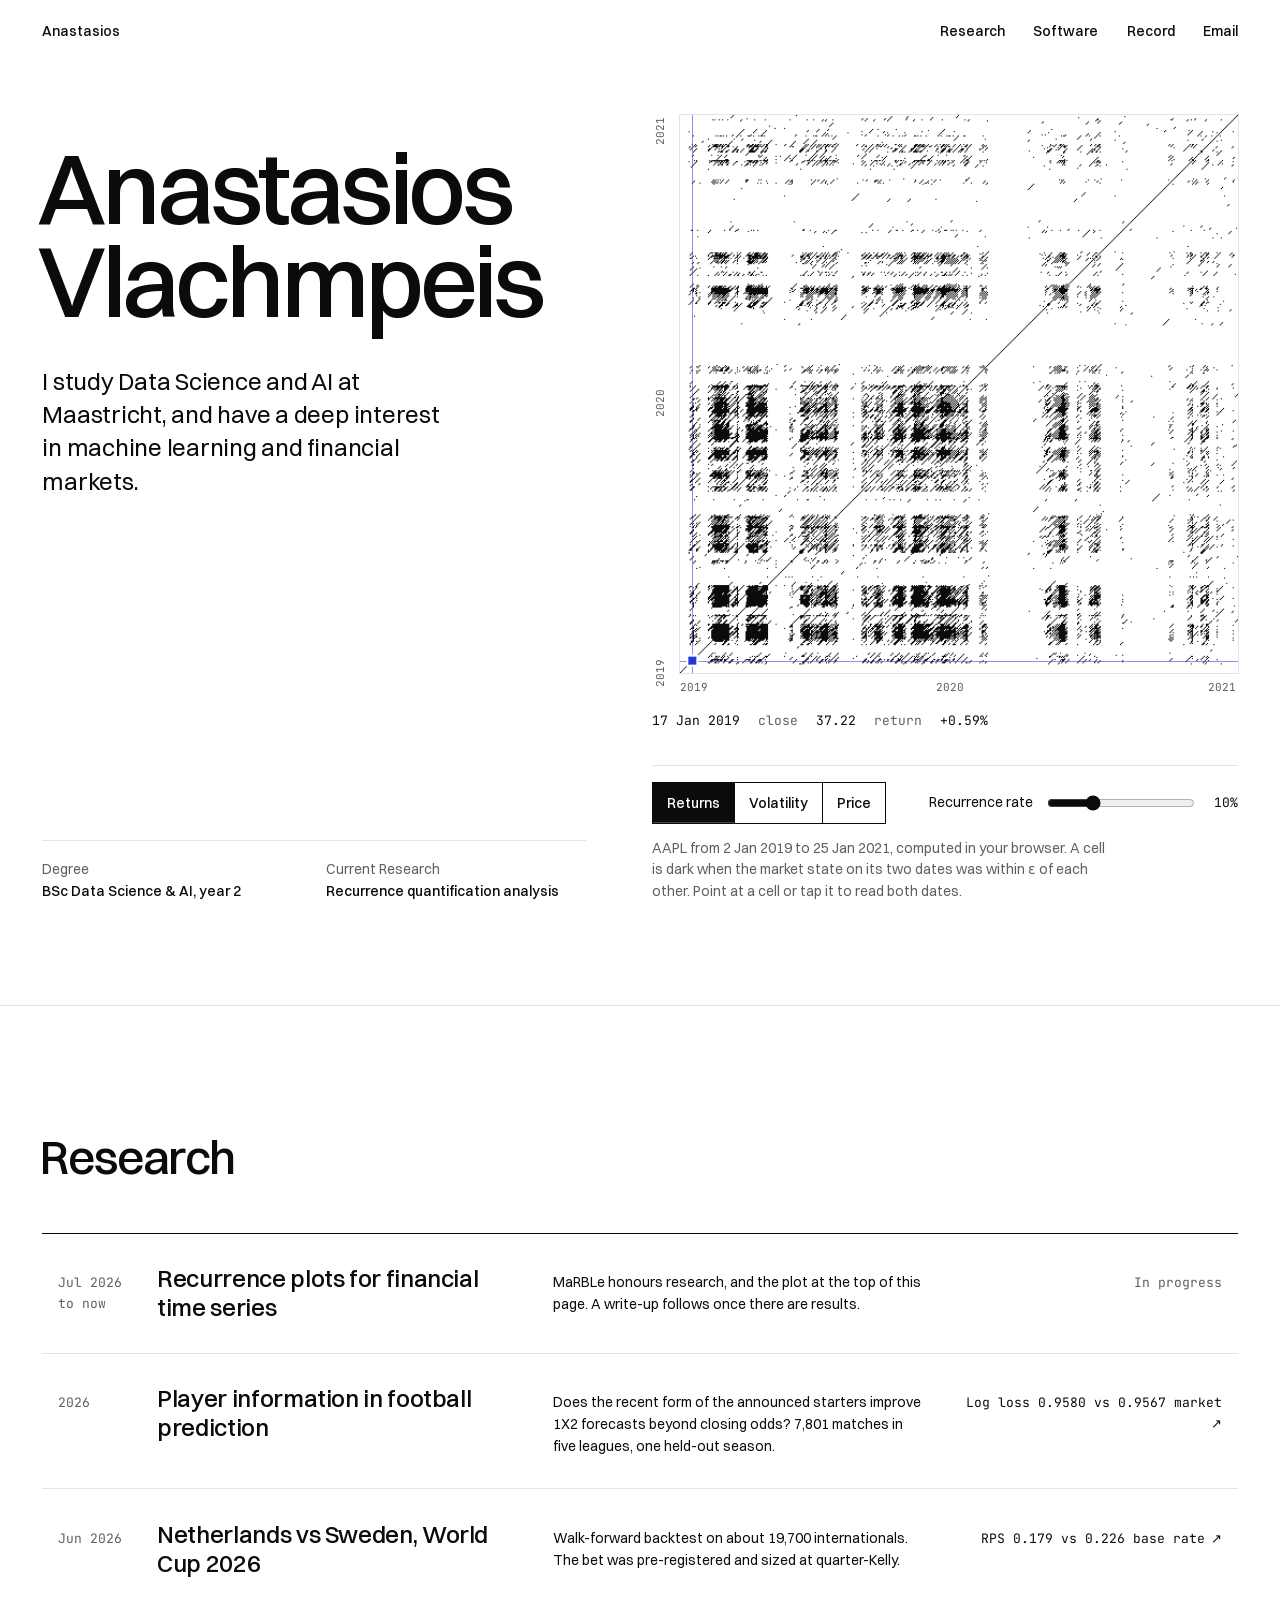
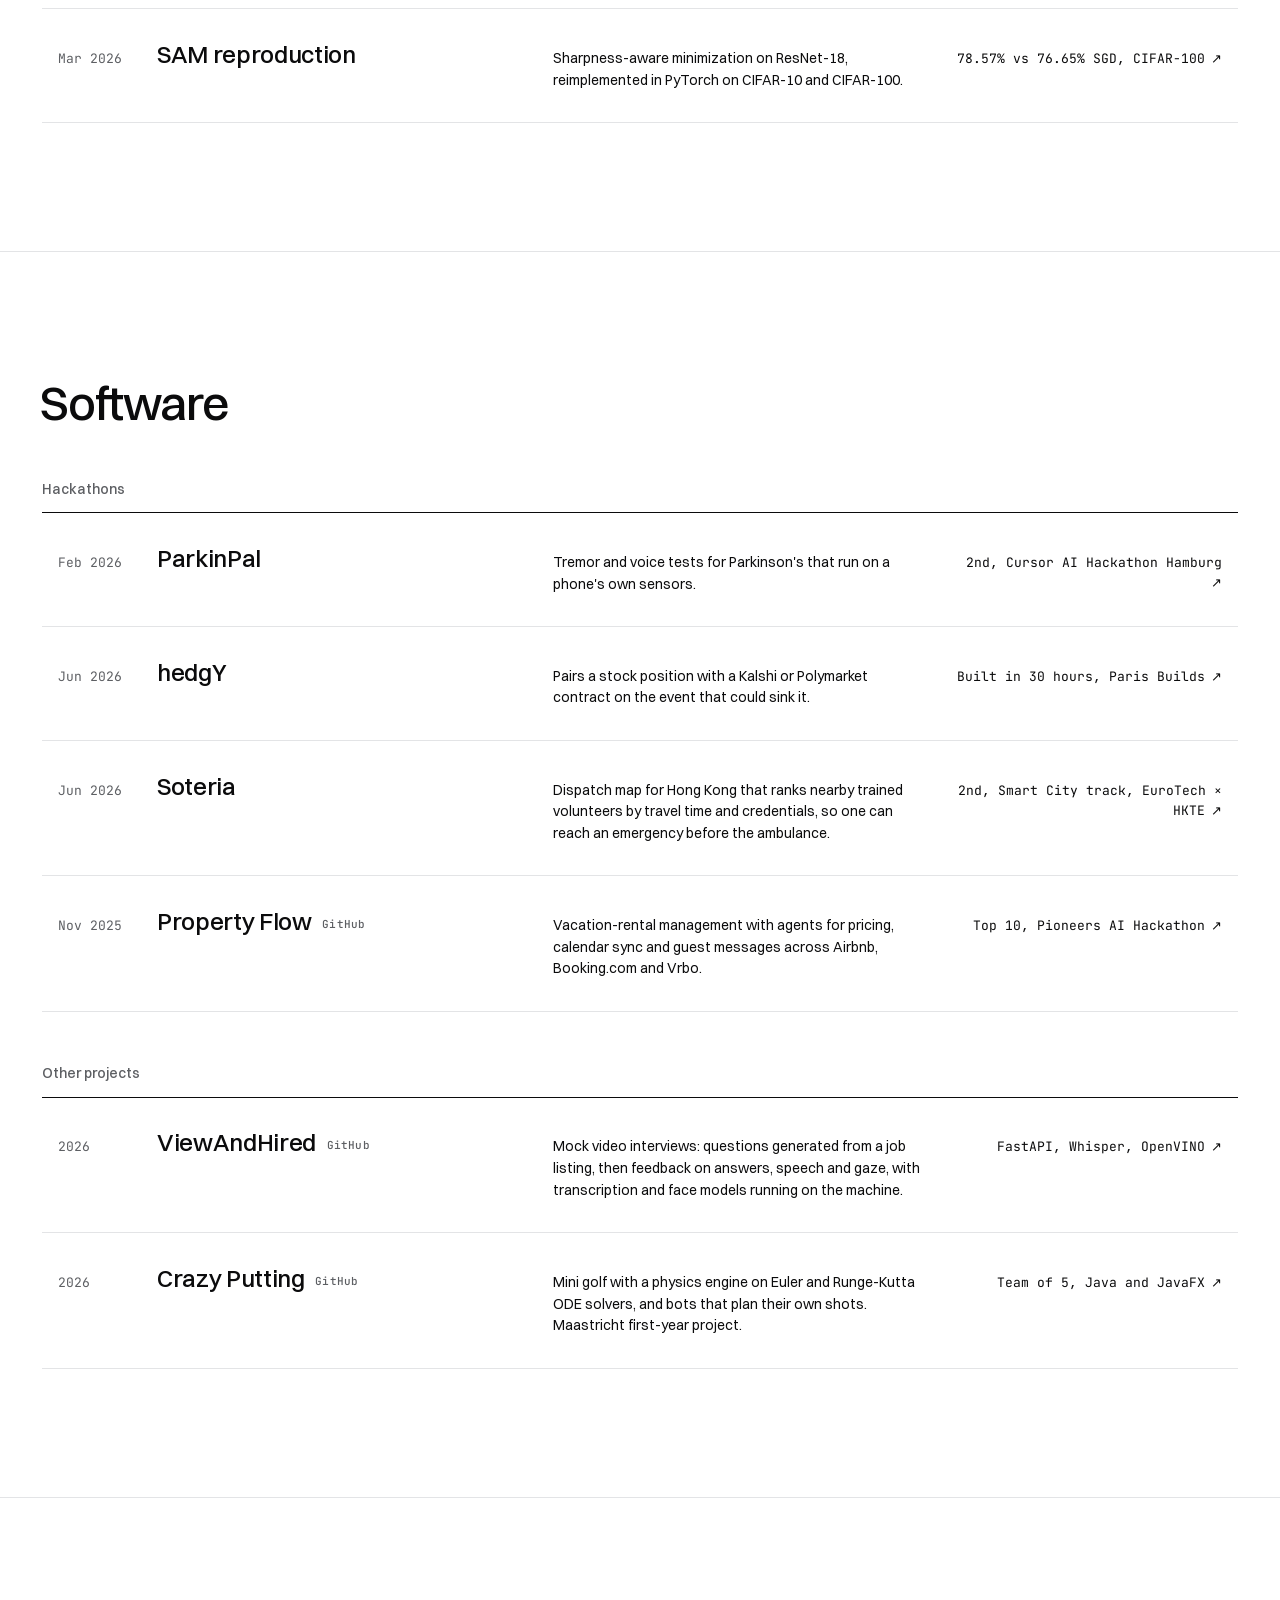
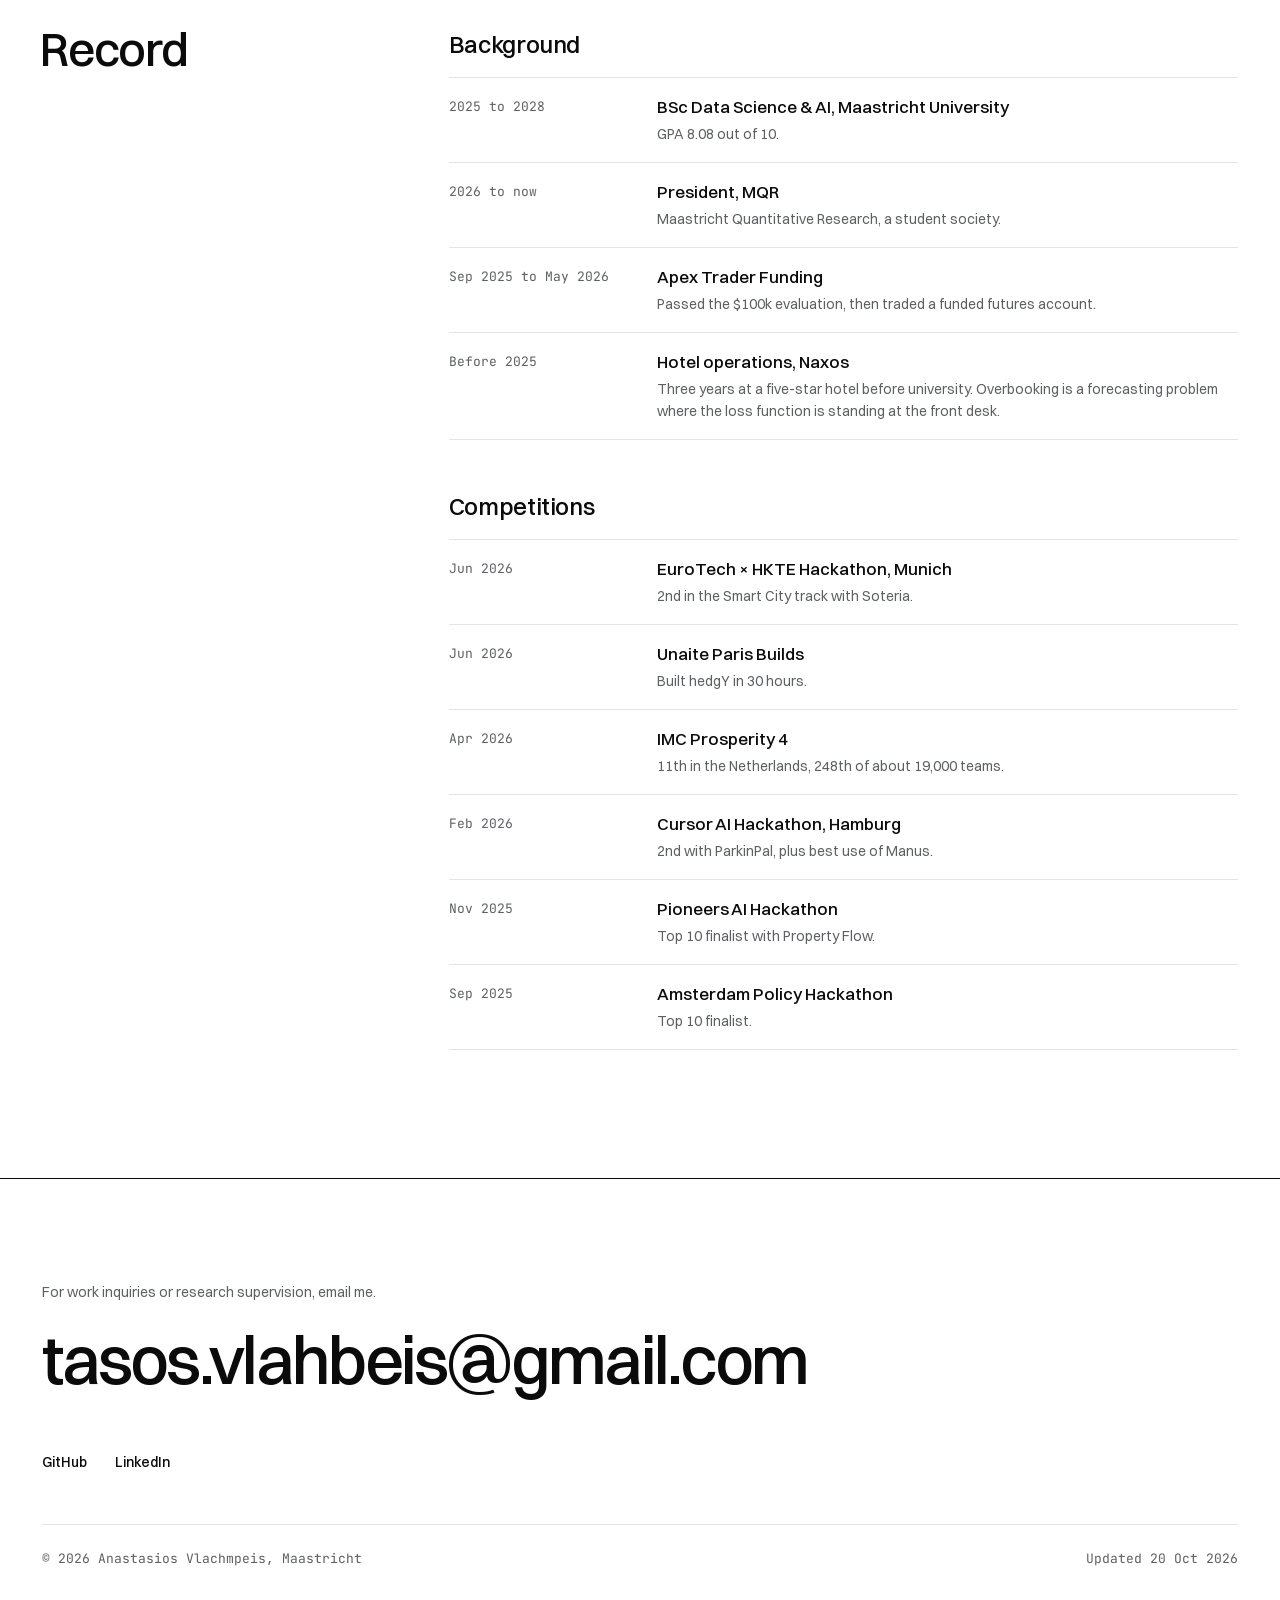
<file: index.html>
<!doctype html>
<html lang="en">
<head>
  <meta charset="utf-8">
  <meta name="viewport" content="width=device-width, initial-scale=1">
  <title>Anastasios Vlachmpeis, data science and quant research</title>
  <meta name="description" content="I study Data Science and AI at Maastricht, and have a deep interest in machine learning and financial markets.">
  <link rel="canonical" href="https://anastasios-vlachmpeis.github.io/">
  <meta property="og:type" content="website">
  <meta property="og:url" content="https://anastasios-vlachmpeis.github.io/">
  <meta property="og:title" content="Anastasios Vlachmpeis">
  <meta property="og:description" content="I study Data Science and AI at Maastricht, and have a deep interest in machine learning and financial markets.">
  <meta property="og:image" content="https://anastasios-vlachmpeis.github.io/og.png">
  <meta property="og:image:width" content="1200">
  <meta property="og:image:height" content="630">
  <meta name="twitter:card" content="summary_large_image">
  <meta name="theme-color" content="#ffffff">
  <link rel="icon" href="/assets/favicon.svg" type="image/svg+xml">
  <link rel="apple-touch-icon" href="/assets/apple-touch-icon.png">
  <link rel="preload" href="/assets/fonts/switzer-500-normal.woff2" as="font" type="font/woff2" crossorigin>
  <link rel="preload" href="/assets/fonts/switzer-400-normal.woff2" as="font" type="font/woff2" crossorigin>
  <link rel="stylesheet" href="/styles.css">
  <script>document.documentElement.classList.add('js')</script>
  <script type="application/ld+json">
  {"@context":"https://schema.org","@type":"Person","name":"Anastasios Vlachmpeis","url":"https://anastasios-vlachmpeis.github.io/","email":"mailto:tasos.vlahbeis@gmail.com","affiliation":{"@type":"CollegeOrUniversity","name":"Maastricht University"},"knowsAbout":["Time-series analysis","Recurrence plots","Quantitative research","Machine learning"],"sameAs":["https://github.com/Anastasios-Vlachmpeis","https://www.linkedin.com/in/anastasios-vlachmpeis/"]}
  </script>
</head>
<body>
  <a class="skip" href="#main">Skip to content</a>

  <header class="site-header">
    <div class="wrap">
      <a class="mark" href="/" aria-label="Anastasios Vlachmpeis, home"><span class="mark__name">Anastasios</span></a>
      <nav class="nav" aria-label="Main">
        <ul>
          <li><a href="#research">Research</a></li>
          <li><a href="#software">Software</a></li>
          <li><a href="#record">Record</a></li>
          <li><a href="#contact">Email</a></li>
        </ul>
      </nav>
    </div>
  </header>

  <main id="main">
    <section class="hero" aria-labelledby="name">
      <div class="wrap grid">
        <div class="hero__text">
          <h1 id="name"><span>Anastasios</span> <span>Vlachmpeis</span></h1>
          <p class="hero__lede">I study Data Science and AI at Maastricht, and have a deep interest in machine learning and financial markets.</p>
        </div>
        <dl class="facts">
            <div><dt>Degree</dt><dd>BSc Data Science &amp; AI, year 2</dd></div>
            <!--<div><dt>GPA</dt><dd>8.08 out of 10</dd></div>-->
            <div><dt>Current Research</dt><dd>Recurrence quantification analysis</dd></div>
            <!--<div><dt>Society</dt><dd>President, MQR</dd></div>-->
        </dl>

        <figure class="plot" aria-labelledby="plot-caption">
          <div class="plot__frame">
            <div class="plot__y" aria-hidden="true">
              <span style="bottom:0%">2019</span>
              <span style="bottom:48.46%">2020</span>
              <span style="bottom:97.12%">2021</span>
            </div>
            <div class="plot__stage" data-rp tabindex="0" role="group" aria-roledescription="recurrence plot" aria-label="Recurrence plot of AAPL daily log returns, January 2019 to January 2021. Arrow keys move the cursor, Shift moves 20 days, Escape resumes the read head." aria-describedby="plot-caption">
              <img class="plot__static" src="/assets/img/rp-returns.png" width="520" height="520" alt="Recurrence plot of AAPL log returns. Dark blocks fill the calm stretches of 2019; a pale cross runs through March 2020.">
              <canvas class="plot__base" aria-hidden="true"></canvas>
              <canvas class="plot__over" aria-hidden="true"></canvas>
            </div>
            <div class="plot__x" aria-hidden="true">
              <span style="left:0%">2019</span>
              <span style="left:48.46%">2020</span>
              <span style="left:97.12%">2021</span>
            </div>
          </div>
          <p class="readout" data-readout aria-hidden="true"><span>16 Mar 2020</span><span class="muted">close</span> <span>58.84</span><span class="muted">return</span> <span>&minus;13.77%</span></p>
          <p class="visually-hidden" data-live aria-live="polite"></p>
          <div class="controls">
            <div class="seg" role="group" aria-label="State used for the plot">
              <button type="button" class="sweep" data-mode="returns" aria-pressed="true">Returns</button>
              <button type="button" class="sweep" data-mode="vol" aria-pressed="false">Volatility</button>
              <button type="button" class="sweep" data-mode="price" aria-pressed="false">Price</button>
            </div>
            <label class="eps">
              <span>Recurrence rate</span>
              <input type="range" min="2" max="30" step="1" value="10" data-eps>
              <output data-eps-out>10%</output>
            </label>
          </div>
          <figcaption class="plot__caption" id="plot-caption">AAPL from 2 Jan 2019 to 25 Jan 2021, computed in your browser. A cell is dark when the market state on its two dates was within &epsilon; of each other. Point at a cell or tap it to read both dates.</figcaption>
        </figure>
      </div>
    </section>

    <section class="section work" id="research" aria-labelledby="research-h">
      <div class="wrap">
        <div class="work__head">
          <h2 id="research-h">Research</h2>
          <!--<p>Each study is scored against the baseline it has to beat, including the one where the baseline wins.</p>-->
        </div>
        <ol class="work-list">
          <li>
            <div class="row row--static">
              <span class="row__year mono muted">Jul 2026 to now</span>
              <span class="row__title">Recurrence plots for financial time series</span>
              <span class="row__desc">MaRBLe honours research, and the plot at the top of this page. A write-up follows once there are results.</span>
              <span class="row__result mono">In progress</span>
            </div>
          </li>
          <li>
            <a class="row sweep" href="/research/player-information/">
              <span class="row__year mono muted">2026</span>
              <span class="row__title" style="view-transition-name: t-player">Player information in football prediction</span>
              <span class="row__desc">Does the recent form of the announced starters improve 1X2 forecasts beyond closing odds? 7,801 matches in five leagues, one held-out season.</span>
              <span class="row__result mono">Log loss 0.9580 vs 0.9567 market<span class="row__arrow" aria-hidden="true">&#8599;</span></span>
            </a>
          </li>
          <li>
            <a class="row sweep" href="/research/world-cup/">
              <span class="row__year mono muted">Jun 2026</span>
              <span class="row__title" style="view-transition-name: t-world-cup">Netherlands vs Sweden, World Cup 2026</span>
              <span class="row__desc">Walk-forward backtest on about 19,700 internationals. The bet was pre-registered and sized at quarter-Kelly.</span>
              <span class="row__result mono">RPS 0.179 vs 0.226 base rate<span class="row__arrow" aria-hidden="true">&#8599;</span></span>
            </a>
          </li>
          <li>
            <a class="row sweep" href="/research/sam-reproduction/">
              <span class="row__year mono muted">Mar 2026</span>
              <span class="row__title" style="view-transition-name: t-sam">SAM reproduction</span>
              <span class="row__desc">Sharpness-aware minimization on ResNet-18, reimplemented in PyTorch on CIFAR-10 and CIFAR-100.</span>
              <span class="row__result mono">78.57% vs 76.65% SGD, CIFAR-100<span class="row__arrow" aria-hidden="true">&#8599;</span></span>
            </a>
          </li>
        </ol>
      </div>
    </section>

    <section class="section work" id="software" aria-labelledby="software-h">
      <div class="wrap">
        <div class="work__head">
          <h2 id="software-h">Software</h2>
          <!--<p>Built at hackathons and for courses, mostly in teams. Rows marked GitHub open the repository.</p>-->
        </div>
        <h3 class="work-group">Hackathons</h3>
        <ol class="work-list">
          <li>
            <a class="row sweep" href="/software/parkinpal/">
              <span class="row__year mono muted">Feb 2026</span>
              <span class="row__title" style="view-transition-name: t-parkinpal">ParkinPal</span>
              <span class="row__desc">Tremor and voice tests for Parkinson's that run on a phone's own sensors.</span>
              <span class="row__result mono">2nd, Cursor AI Hackathon Hamburg<span class="row__arrow" aria-hidden="true">&#8599;</span></span>
            </a>
          </li>
          <li>
            <a class="row sweep" href="/software/hedgy/">
              <span class="row__year mono muted">Jun 2026</span>
              <span class="row__title" style="view-transition-name: t-hedgy">hedgY</span>
              <span class="row__desc">Pairs a stock position with a Kalshi or Polymarket contract on the event that could sink it.</span>
              <span class="row__result mono">Built in 30 hours, Paris Builds<span class="row__arrow" aria-hidden="true">&#8599;</span></span>
            </a>
          </li>
          <li>
            <a class="row sweep" href="/software/soteria/">
              <span class="row__year mono muted">Jun 2026</span>
              <span class="row__title" style="view-transition-name: t-soteria">Soteria</span>
              <span class="row__desc">Dispatch map for Hong Kong that ranks nearby trained volunteers by travel time and credentials, so one can reach an emergency before the ambulance.</span>
              <span class="row__result mono">2nd, Smart City track, EuroTech &times; HKTE<span class="row__arrow" aria-hidden="true">&#8599;</span></span>
            </a>
          </li>
          <li>
            <a class="row sweep" href="https://github.com/Anastasios-Vlachmpeis/Property-Flow-Pioneers-AI-Hackathon">
              <span class="row__year mono muted">Nov 2025</span>
              <span class="row__title">Property Flow <span class="row__ext mono muted">GitHub</span></span>
              <span class="row__desc">Vacation-rental management with agents for pricing, calendar sync and guest messages across Airbnb, Booking.com and Vrbo.</span>
              <span class="row__result mono">Top 10, Pioneers AI Hackathon<span class="row__arrow" aria-hidden="true">&#8599;</span></span>
            </a>
          </li>
        </ol>
        <h3 class="work-group">Other projects</h3>
        <ol class="work-list">
          <li>
            <a class="row sweep" href="https://github.com/Anastasios-Vlachmpeis/ViewAndHired">
              <span class="row__year mono muted">2026</span>
              <span class="row__title">ViewAndHired <span class="row__ext mono muted">GitHub</span></span>
              <span class="row__desc">Mock video interviews: questions generated from a job listing, then feedback on answers, speech and gaze, with transcription and face models running on the machine.</span>
              <span class="row__result mono">FastAPI, Whisper, OpenVINO<span class="row__arrow" aria-hidden="true">&#8599;</span></span>
            </a>
          </li>
          <li>
            <a class="row sweep" href="https://github.com/Anastasios-Vlachmpeis/Crazy-Putting---a-mini-golf-game">
              <span class="row__year mono muted">2026</span>
              <span class="row__title">Crazy Putting <span class="row__ext mono muted">GitHub</span></span>
              <span class="row__desc">Mini golf with a physics engine on Euler and Runge-Kutta ODE solvers, and bots that plan their own shots. Maastricht first-year project.</span>
              <span class="row__result mono">Team of 5, Java and JavaFX<span class="row__arrow" aria-hidden="true">&#8599;</span></span>
            </a>
          </li>
        </ol>
      </div>
    </section>

    <section class="section record" id="record" aria-labelledby="record-h">
      <div class="wrap grid">
        <h2 id="record-h">Record</h2>
        <div class="record__groups">
          <div class="record__group">
            <h3>Background</h3>
            <ul class="record__list">
              <li><span class="date mono">2025 to 2028</span><span class="what">BSc Data Science &amp; AI, Maastricht University</span><span class="detail">GPA 8.08 out of 10.</span></li>
              <li><span class="date mono">2026 to now</span><span class="what">President, MQR</span><span class="detail">Maastricht Quantitative Research, a student society.</span></li>
              <li><span class="date mono">Sep 2025 to May 2026</span><span class="what">Apex Trader Funding</span><span class="detail">Passed the $100k evaluation, then traded a funded futures account.</span></li>
              <li><span class="date mono">Before 2025</span><span class="what">Hotel operations, Naxos</span><span class="detail">Three years at a five-star hotel before university. Overbooking is a forecasting problem where the loss function is standing at the front desk.</span></li>
            </ul>
          </div>
          <div class="record__group" id="competitions">
            <h3>Competitions</h3>
            <ul class="record__list">
              <li><span class="date mono">Jun 2026</span><span class="what">EuroTech &times; HKTE Hackathon, Munich</span><span class="detail">2nd in the Smart City track with Soteria.</span></li>
              <li><span class="date mono">Jun 2026</span><span class="what">Unaite Paris Builds</span><span class="detail">Built hedgY in 30 hours.</span></li>
              <li><span class="date mono">Apr 2026</span><span class="what">IMC Prosperity 4</span><span class="detail">11th in the Netherlands, 248th of about 19,000 teams.</span></li>
              <li><span class="date mono">Feb 2026</span><span class="what">Cursor AI Hackathon, Hamburg</span><span class="detail">2nd with ParkinPal, plus best use of Manus.</span></li>
              <li><span class="date mono">Nov 2025</span><span class="what">Pioneers AI Hackathon</span><span class="detail">Top 10 finalist with Property Flow.</span></li>
              <li><span class="date mono">Sep 2025</span><span class="what">Amsterdam Policy Hackathon</span><span class="detail">Top 10 finalist.</span></li>
            </ul>
          </div>
        </div>
      </div>
    </section>
  </main>

  <footer class="site-footer" id="contact">
    <div class="wrap grid">
      <div class="contact">
        <p>For work inquiries or research supervision, email me.</p>
        <a class="contact__mail sweep" href="mailto:tasos.vlahbeis@gmail.com">tasos.vlahbeis@gmail.com</a>
      </div>
      <ul class="footer__links">
        <li><a class="link-draw" href="https://github.com/Anastasios-Vlachmpeis">GitHub</a></li>
        <li><a class="link-draw" href="https://www.linkedin.com/in/anastasios-vlachmpeis/">LinkedIn</a></li>
      </ul>
      <!--<p class="colophon">Set in Switzer and JetBrains Mono. The plot is computed in your browser from AAPL daily closes. No analytics, no cookies.</p>-->
      <div class="footer__base mono">
        <span>&copy; 2026 Anastasios Vlachmpeis, Maastricht</span>
        <span>Updated 20 Oct 2026</span>
      </div>
    </div>
  </footer>

  <script src="/assets/js/aapl-data.js" defer></script>
  <script src="/assets/js/rp.js" defer></script>
</body>
</html>
</file>
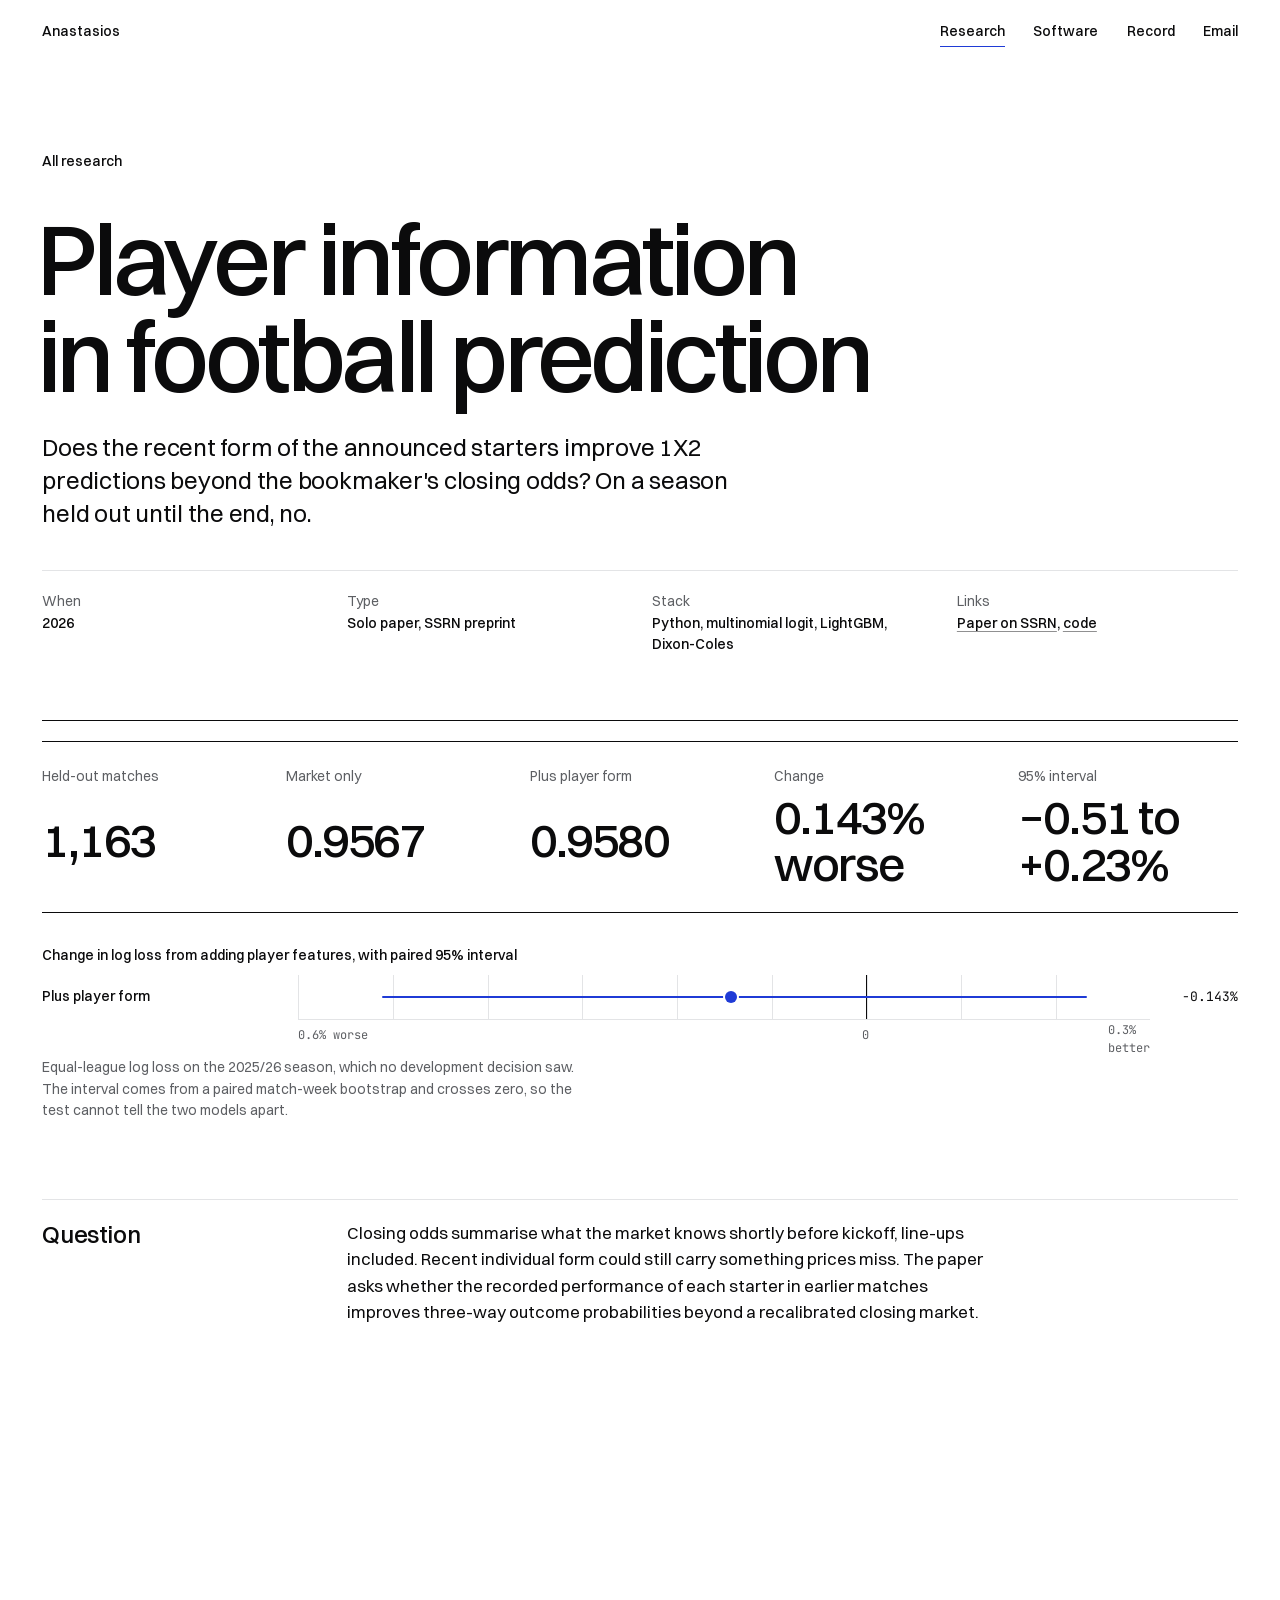
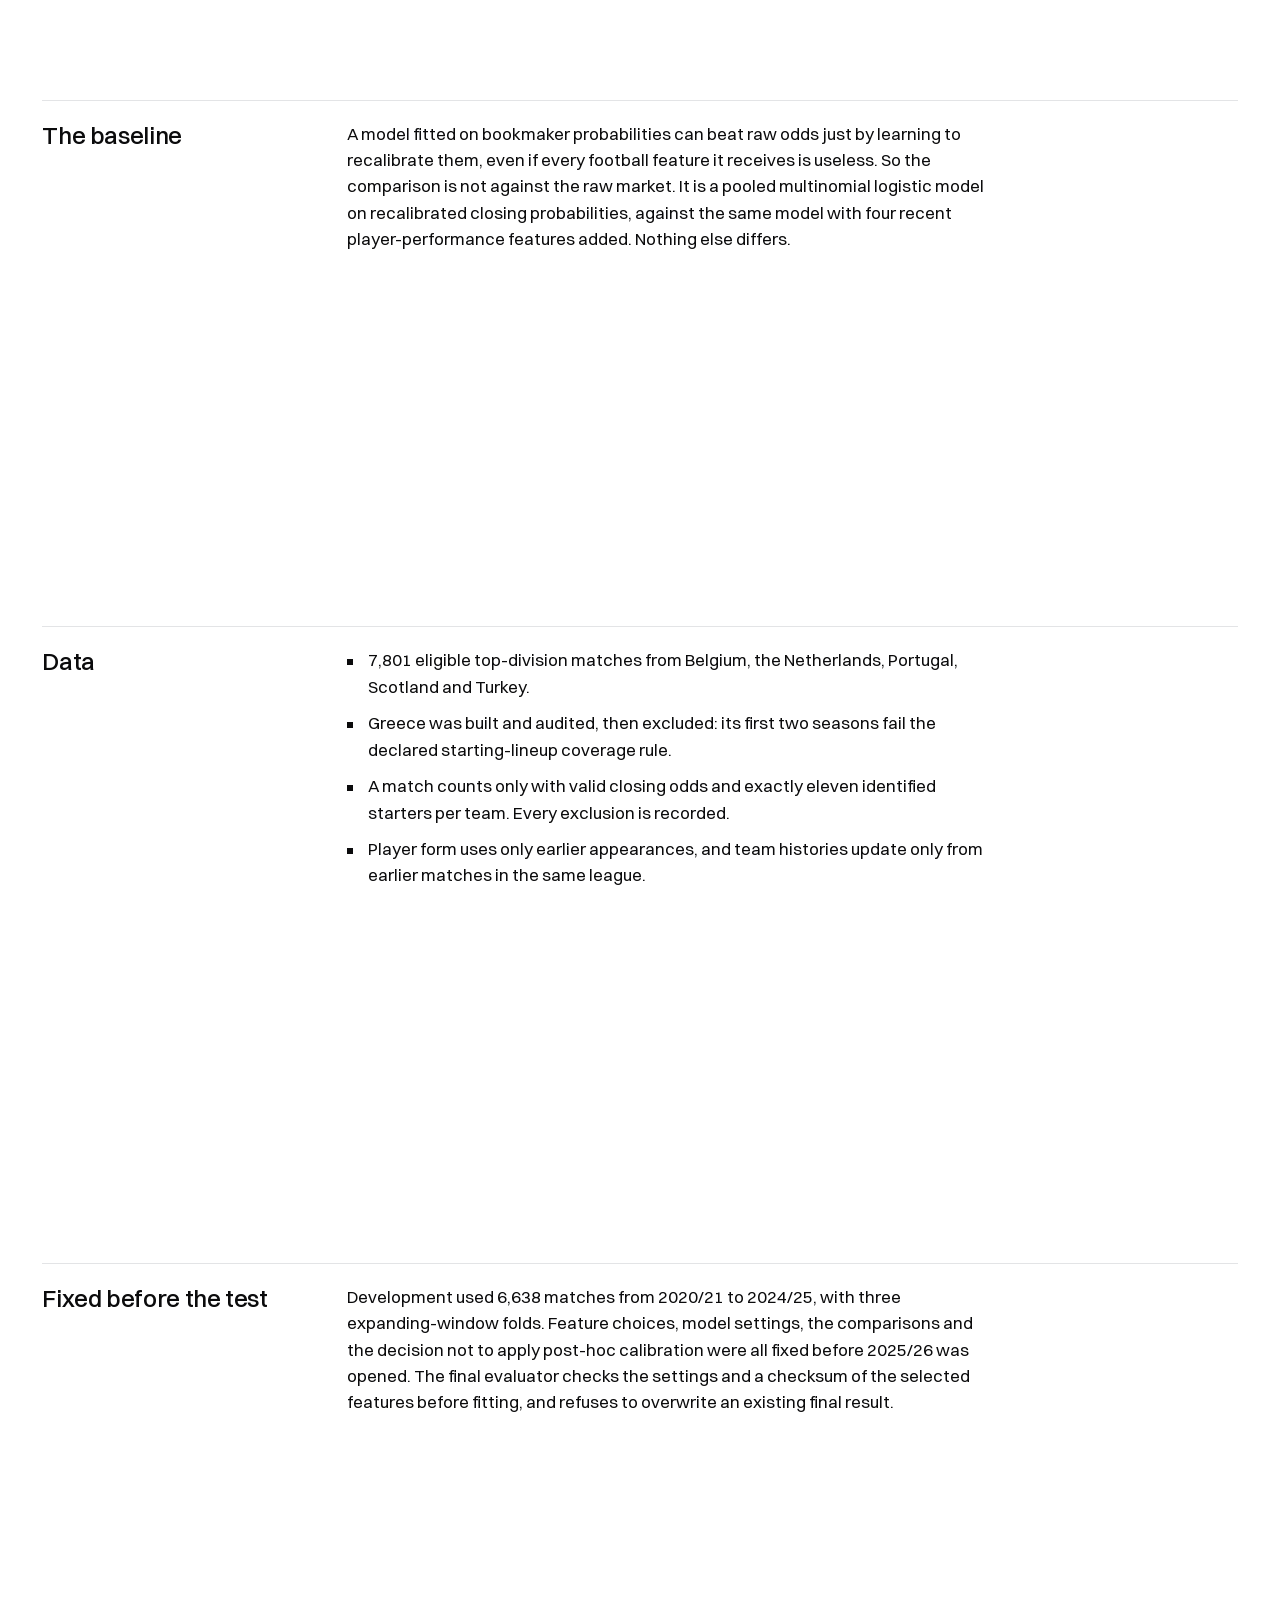
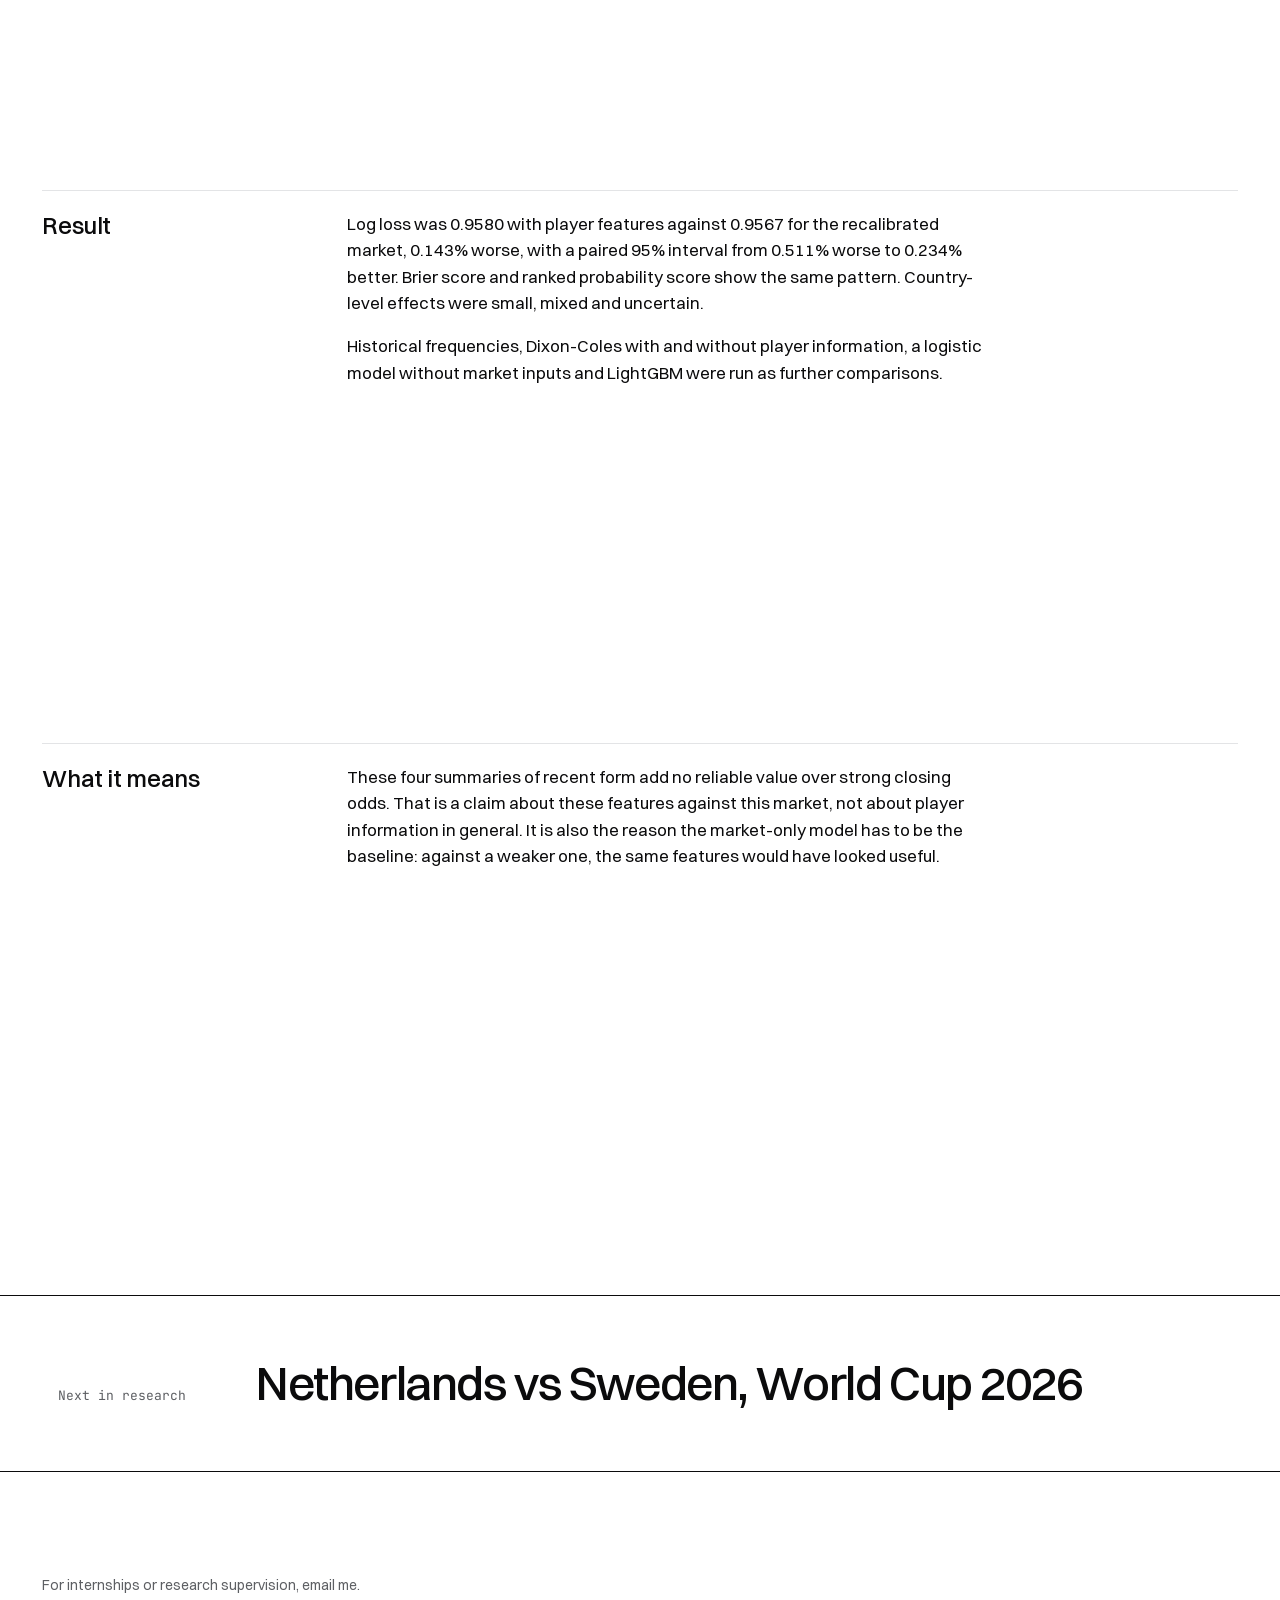
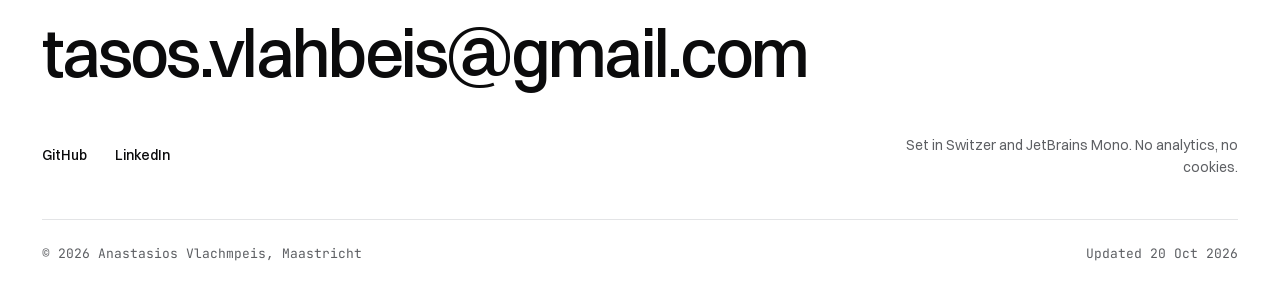
<file: research/player-information/index.html>
<!doctype html>
<html lang="en">
<head>
  <meta charset="utf-8">
  <meta name="viewport" content="width=device-width, initial-scale=1">
  <title>Player information in football prediction | Anastasios Vlachmpeis</title>
  <meta name="description" content="Does starters' recent form improve 1X2 forecasts beyond closing odds? On 1,163 held-out matches, log loss was 0.9580 with player features and 0.9567 without.">
  <link rel="canonical" href="https://anastasios-vlachmpeis.github.io/research/player-information/">
  <meta property="og:type" content="article">
  <meta property="og:url" content="https://anastasios-vlachmpeis.github.io/research/player-information/">
  <meta property="og:title" content="The incremental value of player information in football match prediction">
  <meta property="og:description" content="A pre-fixed test of player-form features against a recalibrated closing market, on five leagues and one held-out season.">
  <meta property="og:image" content="https://anastasios-vlachmpeis.github.io/og.png">
  <meta property="og:image:width" content="1200">
  <meta property="og:image:height" content="630">
  <meta name="twitter:card" content="summary_large_image">
  <meta name="theme-color" content="#ffffff">
  <link rel="icon" href="/assets/favicon.svg" type="image/svg+xml">
  <link rel="apple-touch-icon" href="/assets/apple-touch-icon.png">
  <link rel="preload" href="/assets/fonts/switzer-500-normal.woff2" as="font" type="font/woff2" crossorigin>
  <link rel="stylesheet" href="/styles.css">
  <script type="application/ld+json">
  {"@context":"https://schema.org","@type":"ScholarlyArticle","headline":"The Incremental Value of Player Information in Football Match Prediction","author":{"@type":"Person","name":"Anastasios Vlachmpeis"},"url":"https://papers.ssrn.com/sol3/papers.cfm?abstract_id=7295578","publisher":{"@type":"Organization","name":"SSRN"}}
  </script>
</head>
<body>
  <a class="skip" href="#main">Skip to content</a>

  <header class="site-header">
    <div class="wrap">
      <a class="mark" href="/" aria-label="Anastasios Vlachmpeis, home"><span class="mark__name">Anastasios</span></a>
      <nav class="nav" aria-label="Main">
        <ul>
          <li><a href="/#research" aria-current="true">Research</a></li>
          <li><a href="/#software">Software</a></li>
          <li><a href="/#record">Record</a></li>
          <li><a href="#contact">Email</a></li>
        </ul>
      </nav>
    </div>
  </header>

  <main id="main">
    <header class="case-head">
      <div class="wrap grid">
        <a class="back link-draw" href="/#research">All research</a>
        <h1 style="view-transition-name: t-player">Player information in football prediction</h1>
        <p class="summary">Does the recent form of the announced starters improve 1X2 predictions beyond the bookmaker's closing odds? On a season held out until the end, no.</p>
        <dl class="meta">
          <div><dt>When</dt><dd>2026</dd></div>
          <div><dt>Type</dt><dd>Solo paper, SSRN preprint</dd></div>
          <div><dt>Stack</dt><dd>Python, multinomial logit, LightGBM, Dixon-Coles</dd></div>
          <div><dt>Links</dt><dd><a href="https://papers.ssrn.com/sol3/papers.cfm?abstract_id=7295578">Paper on SSRN</a>, <a href="https://github.com/Anastasios-Vlachmpeis/Player-Features-to-1x2-odds">code</a></dd></div>
        </dl>
      </div>
    </header>

    <section class="figure" aria-label="Held-out result">
      <div class="wrap">
        <figure>
          <dl class="stats">
            <div><dt>Held-out matches</dt><dd>1,163</dd></div>
            <div><dt>Market only</dt><dd>0.9567</dd></div>
            <div><dt>Plus player form</dt><dd>0.9580</dd></div>
            <div><dt>Change</dt><dd>0.143% worse</dd></div>
            <div><dt>95% interval</dt><dd>&minus;0.51 to +0.23%</dd></div>
          </dl>
          <p class="chart-title" style="margin-top: 32px">Change in log loss from adding player features, with paired 95% interval</p>
          <ul class="dotplot" style="--min: -0.6; --max: 0.3; --n: 9">
            <li title="Point estimate 0.143% worse; interval 0.511% worse to 0.234% better"><span class="dp-lbl">Plus player form</span><span class="dp-track"><span class="dp-zero" style="--v: 0"></span><span class="dp-ci" style="--lo: -0.511; --hi: 0.234"></span><span class="dp-dot" style="--v: -0.143"></span></span><span class="dp-val mono">&minus;0.143%</span></li>
            <li class="dp-axis" aria-hidden="true"><span></span><span class="dp-track"><span style="--v: -0.6">0.6% worse</span><span style="--v: 0">0</span><span style="--v: 0.3">0.3% better</span></span><span></span></li>
          </ul>
          <figcaption>Equal-league log loss on the 2025/26 season, which no development decision saw. The interval comes from a paired match-week bootstrap and crosses zero, so the test cannot tell the two models apart.</figcaption>
        </figure>
      </div>
    </section>

    <div class="case-body">
      <div class="wrap grid">
        <section aria-labelledby="q">
          <h2 id="q">Question</h2>
          <p>Closing odds summarise what the market knows shortly before kickoff, line-ups included. Recent individual form could still carry something prices miss. The paper asks whether the recorded performance of each starter in earlier matches improves three-way outcome probabilities beyond a recalibrated closing market.</p>
        </section>

        <section aria-labelledby="b">
          <h2 id="b">The baseline</h2>
          <p>A model fitted on bookmaker probabilities can beat raw odds just by learning to recalibrate them, even if every football feature it receives is useless. So the comparison is not against the raw market. It is a pooled multinomial logistic model on recalibrated closing probabilities, against the same model with four recent player-performance features added. Nothing else differs.</p>
        </section>

        <section aria-labelledby="d">
          <h2 id="d">Data</h2>
          <ul class="points">
            <li>7,801 eligible top-division matches from Belgium, the Netherlands, Portugal, Scotland and Turkey.</li>
            <li>Greece was built and audited, then excluded: its first two seasons fail the declared starting-lineup coverage rule.</li>
            <li>A match counts only with valid closing odds and exactly eleven identified starters per team. Every exclusion is recorded.</li>
            <li>Player form uses only earlier appearances, and team histories update only from earlier matches in the same league.</li>
          </ul>
        </section>

        <section aria-labelledby="f">
          <h2 id="f">Fixed before the test</h2>
          <p>Development used 6,638 matches from 2020/21 to 2024/25, with three expanding-window folds. Feature choices, model settings, the comparisons and the decision not to apply post-hoc calibration were all fixed before 2025/26 was opened. The final evaluator checks the settings and a checksum of the selected features before fitting, and refuses to overwrite an existing final result.</p>
        </section>

        <section aria-labelledby="r">
          <h2 id="r">Result</h2>
          <p>Log loss was 0.9580 with player features against 0.9567 for the recalibrated market, 0.143% worse, with a paired 95% interval from 0.511% worse to 0.234% better. Brier score and ranked probability score show the same pattern. Country-level effects were small, mixed and uncertain.</p>
          <p>Historical frequencies, Dixon-Coles with and without player information, a logistic model without market inputs and LightGBM were run as further comparisons.</p>
        </section>

        <section aria-labelledby="m">
          <h2 id="m">What it means</h2>
          <p>These four summaries of recent form add no reliable value over strong closing odds. That is a claim about these features against this market, not about player information in general. It is also the reason the market-only model has to be the baseline: against a weaker one, the same features would have looked useful.</p>
        </section>
      </div>
    </div>

    <nav class="next" aria-label="Next project">
      <div class="wrap">
        <a class="sweep" href="/research/world-cup/"><span class="mono muted">Next in research</span><strong>Netherlands vs Sweden, World Cup 2026</strong></a>
      </div>
    </nav>
  </main>

  <footer class="site-footer" id="contact">
    <div class="wrap grid">
      <div class="contact">
        <p>For internships or research supervision, email me.</p>
        <a class="contact__mail sweep" href="mailto:tasos.vlahbeis@gmail.com">tasos.vlahbeis@gmail.com</a>
      </div>
      <ul class="footer__links">
        <li><a class="link-draw" href="https://github.com/Anastasios-Vlachmpeis">GitHub</a></li>
        <li><a class="link-draw" href="https://www.linkedin.com/in/anastasios-vlachmpeis/">LinkedIn</a></li>
      </ul>
      <p class="colophon">Set in Switzer and JetBrains Mono. No analytics, no cookies.</p>
      <div class="footer__base mono">
        <span>&copy; 2026 Anastasios Vlachmpeis, Maastricht</span>
        <span>Updated 20 Oct 2026</span>
      </div>
    </div>
  </footer>
</body>
</html>
</file>
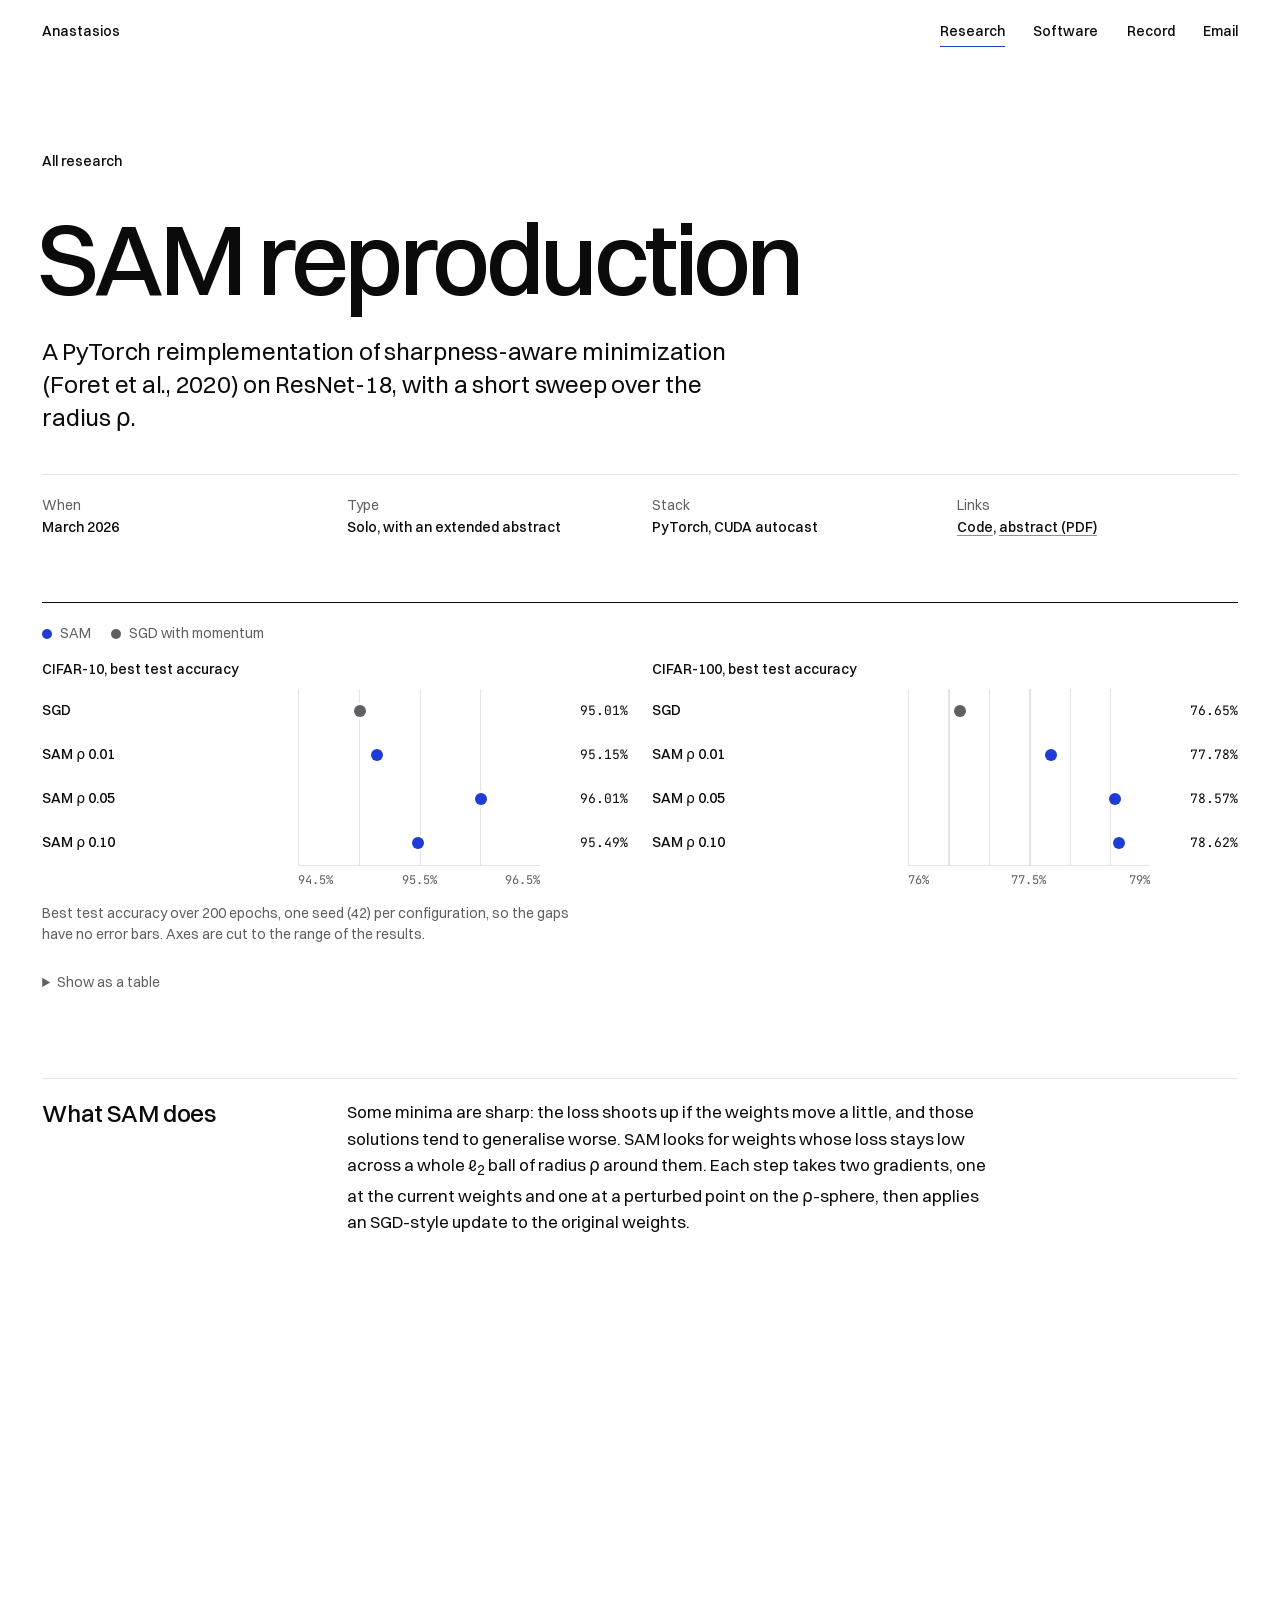
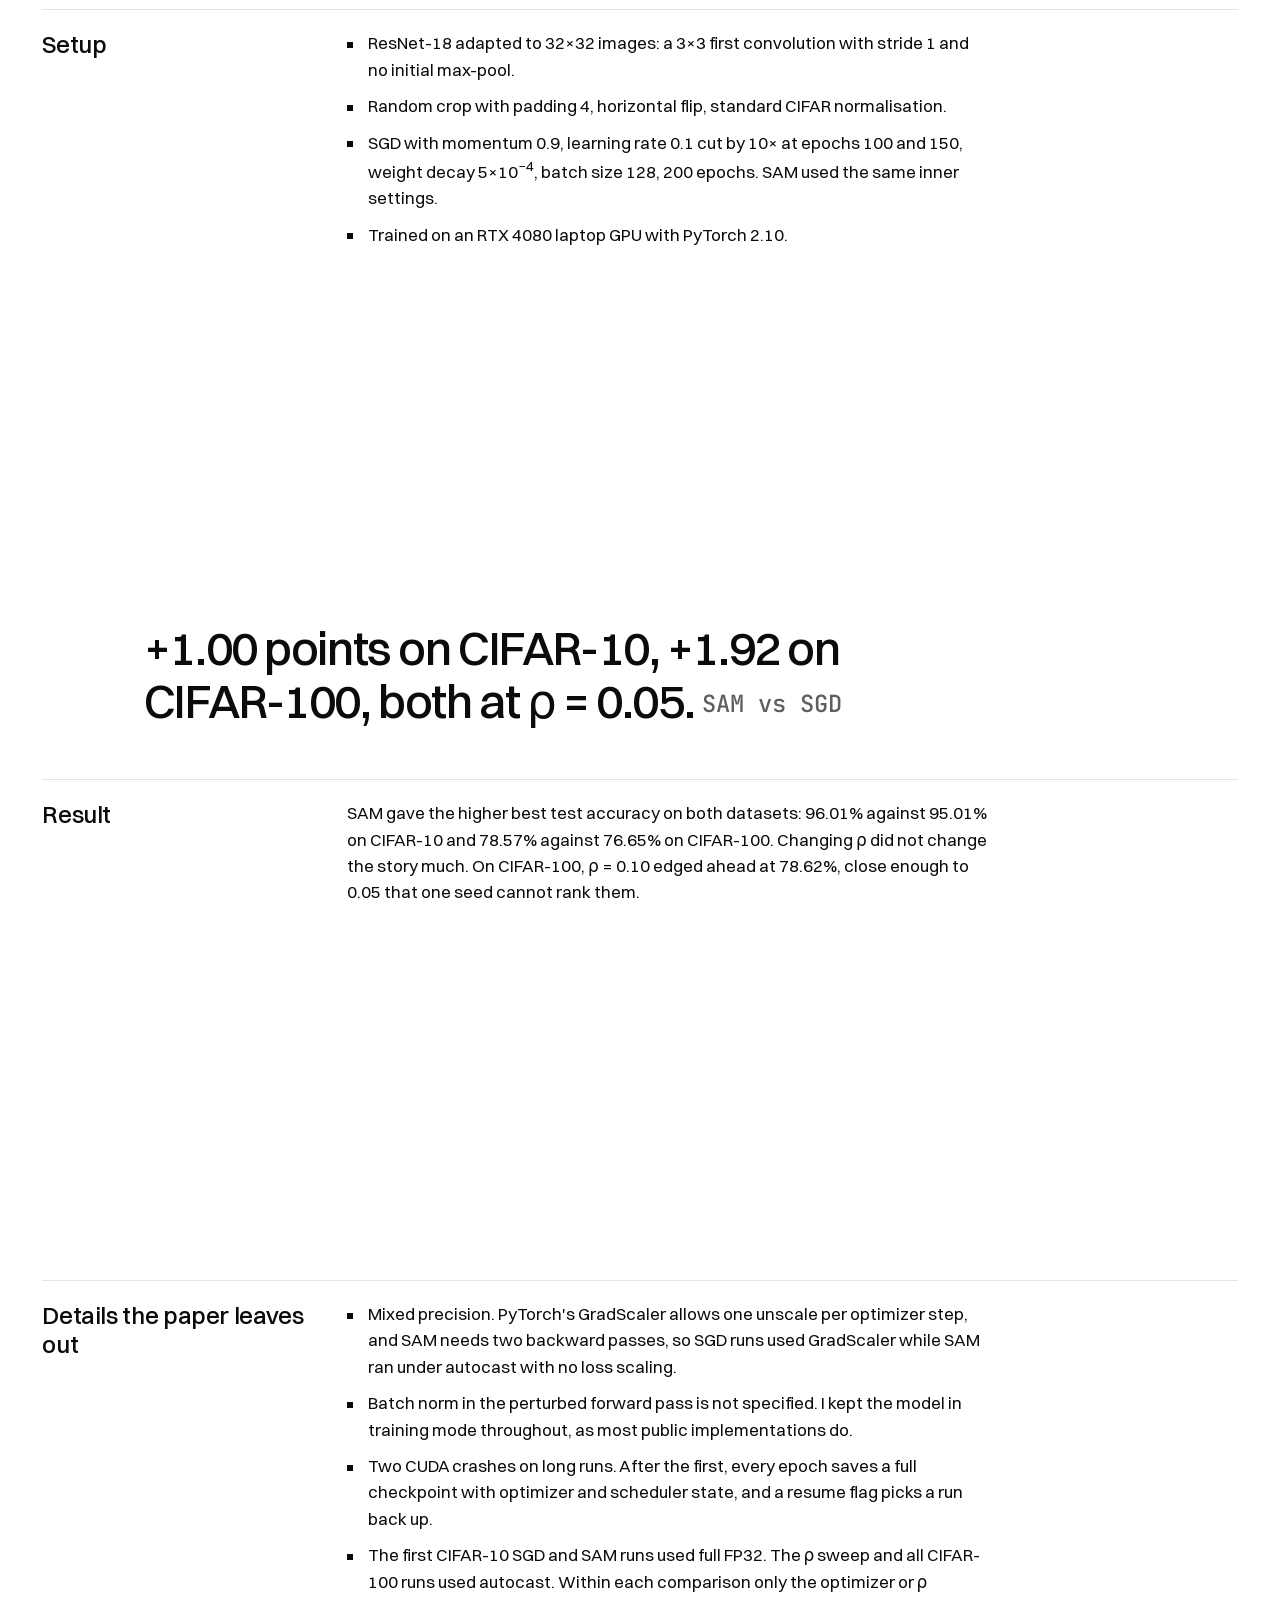
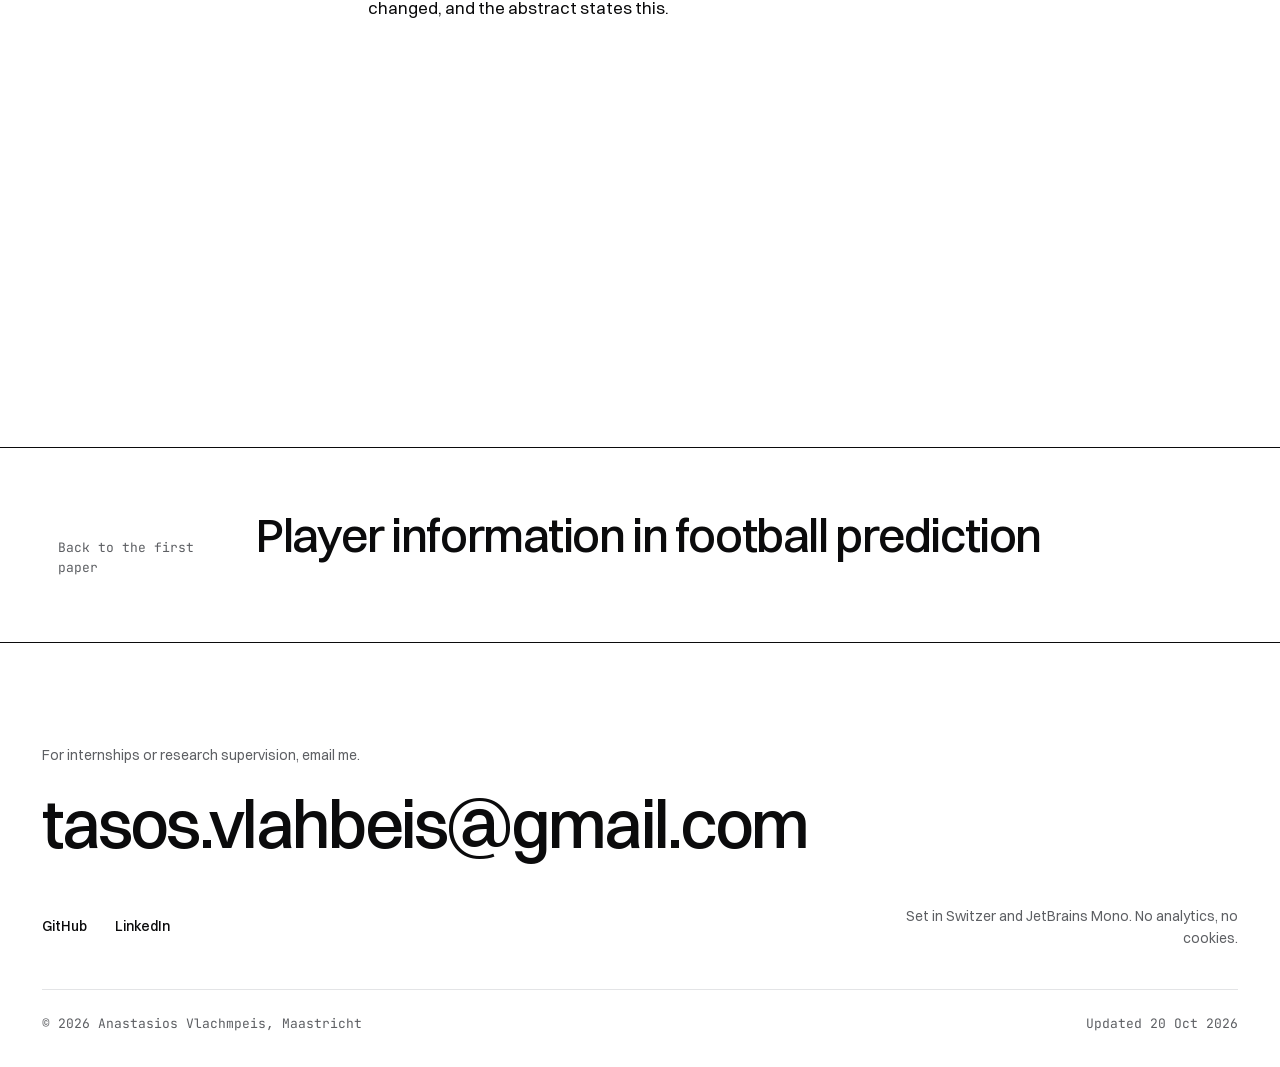
<file: research/sam-reproduction/index.html>
<!doctype html>
<html lang="en">
<head>
  <meta charset="utf-8">
  <meta name="viewport" content="width=device-width, initial-scale=1">
  <title>Reproducing sharpness-aware minimization (SAM) | Anastasios Vlachmpeis</title>
  <meta name="description" content="A PyTorch reimplementation of SAM on ResNet-18. CIFAR-10 96.01% against 95.01% for SGD, CIFAR-100 78.57% against 76.65%, with a sweep over the radius rho.">
  <link rel="canonical" href="https://anastasios-vlachmpeis.github.io/research/sam-reproduction/">
  <meta property="og:type" content="article">
  <meta property="og:url" content="https://anastasios-vlachmpeis.github.io/research/sam-reproduction/">
  <meta property="og:title" content="SAM reproduction">
  <meta property="og:description" content="Sharpness-aware minimization reimplemented in PyTorch on CIFAR-10 and CIFAR-100, with an extended abstract.">
  <meta property="og:image" content="https://anastasios-vlachmpeis.github.io/og.png">
  <meta property="og:image:width" content="1200">
  <meta property="og:image:height" content="630">
  <meta name="twitter:card" content="summary_large_image">
  <meta name="theme-color" content="#ffffff">
  <link rel="icon" href="/assets/favicon.svg" type="image/svg+xml">
  <link rel="apple-touch-icon" href="/assets/apple-touch-icon.png">
  <link rel="preload" href="/assets/fonts/switzer-500-normal.woff2" as="font" type="font/woff2" crossorigin>
  <link rel="stylesheet" href="/styles.css">
</head>
<body>
  <a class="skip" href="#main">Skip to content</a>

  <header class="site-header">
    <div class="wrap">
      <a class="mark" href="/" aria-label="Anastasios Vlachmpeis, home"><span class="mark__name">Anastasios</span></a>
      <nav class="nav" aria-label="Main">
        <ul>
          <li><a href="/#research" aria-current="true">Research</a></li>
          <li><a href="/#software">Software</a></li>
          <li><a href="/#record">Record</a></li>
          <li><a href="#contact">Email</a></li>
        </ul>
      </nav>
    </div>
  </header>

  <main id="main">
    <header class="case-head">
      <div class="wrap grid">
        <a class="back link-draw" href="/#research">All research</a>
        <h1 style="view-transition-name: t-sam">SAM reproduction</h1>
        <p class="summary">A PyTorch reimplementation of sharpness-aware minimization (Foret et al., 2020) on ResNet-18, with a short sweep over the radius &rho;.</p>
        <dl class="meta">
          <div><dt>When</dt><dd>March 2026</dd></div>
          <div><dt>Type</dt><dd>Solo, with an extended abstract</dd></div>
          <div><dt>Stack</dt><dd>PyTorch, CUDA autocast</dd></div>
          <div><dt>Links</dt><dd><a href="https://github.com/Anastasios-Vlachmpeis/SAM-Reproduction">Code</a>, <a href="https://github.com/Anastasios-Vlachmpeis/SAM-Reproduction/blob/main/SAM_Reproduction.pdf">abstract (PDF)</a></dd></div>
        </dl>
      </div>
    </header>

    <section class="figure" aria-label="Best test accuracy">
      <div class="wrap">
        <figure>
          <div class="legend" aria-hidden="true"><span>SAM</span><span style="--k: var(--muted)">SGD with momentum</span></div>
          <div class="charts-2">
            <div>
              <p class="chart-title">CIFAR-10, best test accuracy</p>
              <ul class="dotplot" style="--min: 94.5; --max: 96.5; --n: 4">
                <li class="is-ref" title="SGD 95.01%, epoch 198"><span class="dp-lbl">SGD</span><span class="dp-track"><span class="dp-dot" style="--v: 95.01"></span></span><span class="dp-val mono">95.01%</span></li>
                <li title="SAM rho 0.01: 95.15%, epoch 178"><span class="dp-lbl">SAM &rho; 0.01</span><span class="dp-track"><span class="dp-dot" style="--v: 95.15"></span></span><span class="dp-val mono">95.15%</span></li>
                <li title="SAM rho 0.05: 96.01%, epoch 173"><span class="dp-lbl">SAM &rho; 0.05</span><span class="dp-track"><span class="dp-dot" style="--v: 96.01"></span></span><span class="dp-val mono">96.01%</span></li>
                <li title="SAM rho 0.10: 95.49%, epoch 175"><span class="dp-lbl">SAM &rho; 0.10</span><span class="dp-track"><span class="dp-dot" style="--v: 95.49"></span></span><span class="dp-val mono">95.49%</span></li>
                <li class="dp-axis" aria-hidden="true"><span></span><span class="dp-track"><span style="--v: 94.5">94.5%</span><span style="--v: 95.5">95.5%</span><span style="--v: 96.5">96.5%</span></span><span></span></li>
              </ul>
            </div>
            <div>
              <p class="chart-title">CIFAR-100, best test accuracy</p>
              <ul class="dotplot" style="--min: 76; --max: 79; --n: 6">
                <li class="is-ref" title="SGD 76.65%, epoch 196"><span class="dp-lbl">SGD</span><span class="dp-track"><span class="dp-dot" style="--v: 76.65"></span></span><span class="dp-val mono">76.65%</span></li>
                <li title="SAM rho 0.01: 77.78%, epoch 194"><span class="dp-lbl">SAM &rho; 0.01</span><span class="dp-track"><span class="dp-dot" style="--v: 77.78"></span></span><span class="dp-val mono">77.78%</span></li>
                <li title="SAM rho 0.05: 78.57%, epoch 175"><span class="dp-lbl">SAM &rho; 0.05</span><span class="dp-track"><span class="dp-dot" style="--v: 78.57"></span></span><span class="dp-val mono">78.57%</span></li>
                <li title="SAM rho 0.10: 78.62%, epoch 180"><span class="dp-lbl">SAM &rho; 0.10</span><span class="dp-track"><span class="dp-dot" style="--v: 78.62"></span></span><span class="dp-val mono">78.62%</span></li>
                <li class="dp-axis" aria-hidden="true"><span></span><span class="dp-track"><span style="--v: 76">76%</span><span style="--v: 77.5">77.5%</span><span style="--v: 79">79%</span></span><span></span></li>
              </ul>
            </div>
          </div>
          <figcaption>Best test accuracy over 200 epochs, one seed (42) per configuration, so the gaps have no error bars. Axes are cut to the range of the results.</figcaption>
          <details class="table">
            <summary>Show as a table</summary>
            <table>
              <thead><tr><th scope="col">Dataset</th><th scope="col">SGD</th><th scope="col">SAM &rho; 0.01</th><th scope="col">SAM &rho; 0.05</th><th scope="col">SAM &rho; 0.10</th></tr></thead>
              <tbody>
                <tr><td>CIFAR-10</td><td>95.01 (198)</td><td>95.15 (178)</td><td>96.01 (173)</td><td>95.49 (175)</td></tr>
                <tr><td>CIFAR-100</td><td>76.65 (196)</td><td>77.78 (194)</td><td>78.57 (175)</td><td>78.62 (180)</td></tr>
              </tbody>
            </table>
            <p class="muted" style="margin-top:8px">Best epoch in parentheses.</p>
          </details>
        </figure>
      </div>
    </section>

    <div class="case-body">
      <div class="wrap grid">
        <section aria-labelledby="w">
          <h2 id="w">What SAM does</h2>
          <p>Some minima are sharp: the loss shoots up if the weights move a little, and those solutions tend to generalise worse. SAM looks for weights whose loss stays low across a whole &ell;<sub>2</sub> ball of radius &rho; around them. Each step takes two gradients, one at the current weights and one at a perturbed point on the &rho;-sphere, then applies an SGD-style update to the original weights.</p>
        </section>

        <section aria-labelledby="s">
          <h2 id="s">Setup</h2>
          <ul class="points">
            <li>ResNet-18 adapted to 32&times;32 images: a 3&times;3 first convolution with stride 1 and no initial max-pool.</li>
            <li>Random crop with padding 4, horizontal flip, standard CIFAR normalisation.</li>
            <li>SGD with momentum 0.9, learning rate 0.1 cut by 10&times; at epochs 100 and 150, weight decay 5&times;10<sup>&minus;4</sup>, batch size 128, 200 epochs. SAM used the same inner settings.</li>
            <li>Trained on an RTX 4080 laptop GPU with PyTorch 2.10.</li>
          </ul>
        </section>

        <p class="pull">+1.00 points on CIFAR-10, +1.92 on CIFAR-100, both at &rho; = 0.05. <span class="mono">SAM vs SGD</span></p>

        <section aria-labelledby="r">
          <h2 id="r">Result</h2>
          <p>SAM gave the higher best test accuracy on both datasets: 96.01% against 95.01% on CIFAR-10 and 78.57% against 76.65% on CIFAR-100. Changing &rho; did not change the story much. On CIFAR-100, &rho; = 0.10 edged ahead at 78.62%, close enough to 0.05 that one seed cannot rank them.</p>
        </section>

        <section aria-labelledby="d">
          <h2 id="d">Details the paper leaves out</h2>
          <ul class="points">
            <li>Mixed precision. PyTorch's GradScaler allows one unscale per optimizer step, and SAM needs two backward passes, so SGD runs used GradScaler while SAM ran under autocast with no loss scaling.</li>
            <li>Batch norm in the perturbed forward pass is not specified. I kept the model in training mode throughout, as most public implementations do.</li>
            <li>Two CUDA crashes on long runs. After the first, every epoch saves a full checkpoint with optimizer and scheduler state, and a resume flag picks a run back up.</li>
            <li>The first CIFAR-10 SGD and SAM runs used full FP32. The &rho; sweep and all CIFAR-100 runs used autocast. Within each comparison only the optimizer or &rho; changed, and the abstract states this.</li>
          </ul>
        </section>
      </div>
    </div>

    <nav class="next" aria-label="Next project">
      <div class="wrap">
        <a class="sweep" href="/research/player-information/"><span class="mono muted">Back to the first paper</span><strong>Player information in football prediction</strong></a>
      </div>
    </nav>
  </main>

  <footer class="site-footer" id="contact">
    <div class="wrap grid">
      <div class="contact">
        <p>For internships or research supervision, email me.</p>
        <a class="contact__mail sweep" href="mailto:tasos.vlahbeis@gmail.com">tasos.vlahbeis@gmail.com</a>
      </div>
      <ul class="footer__links">
        <li><a class="link-draw" href="https://github.com/Anastasios-Vlachmpeis">GitHub</a></li>
        <li><a class="link-draw" href="https://www.linkedin.com/in/anastasios-vlachmpeis/">LinkedIn</a></li>
      </ul>
      <p class="colophon">Set in Switzer and JetBrains Mono. No analytics, no cookies.</p>
      <div class="footer__base mono">
        <span>&copy; 2026 Anastasios Vlachmpeis, Maastricht</span>
        <span>Updated 20 Oct 2026</span>
      </div>
    </div>
  </footer>
</body>
</html>
</file>
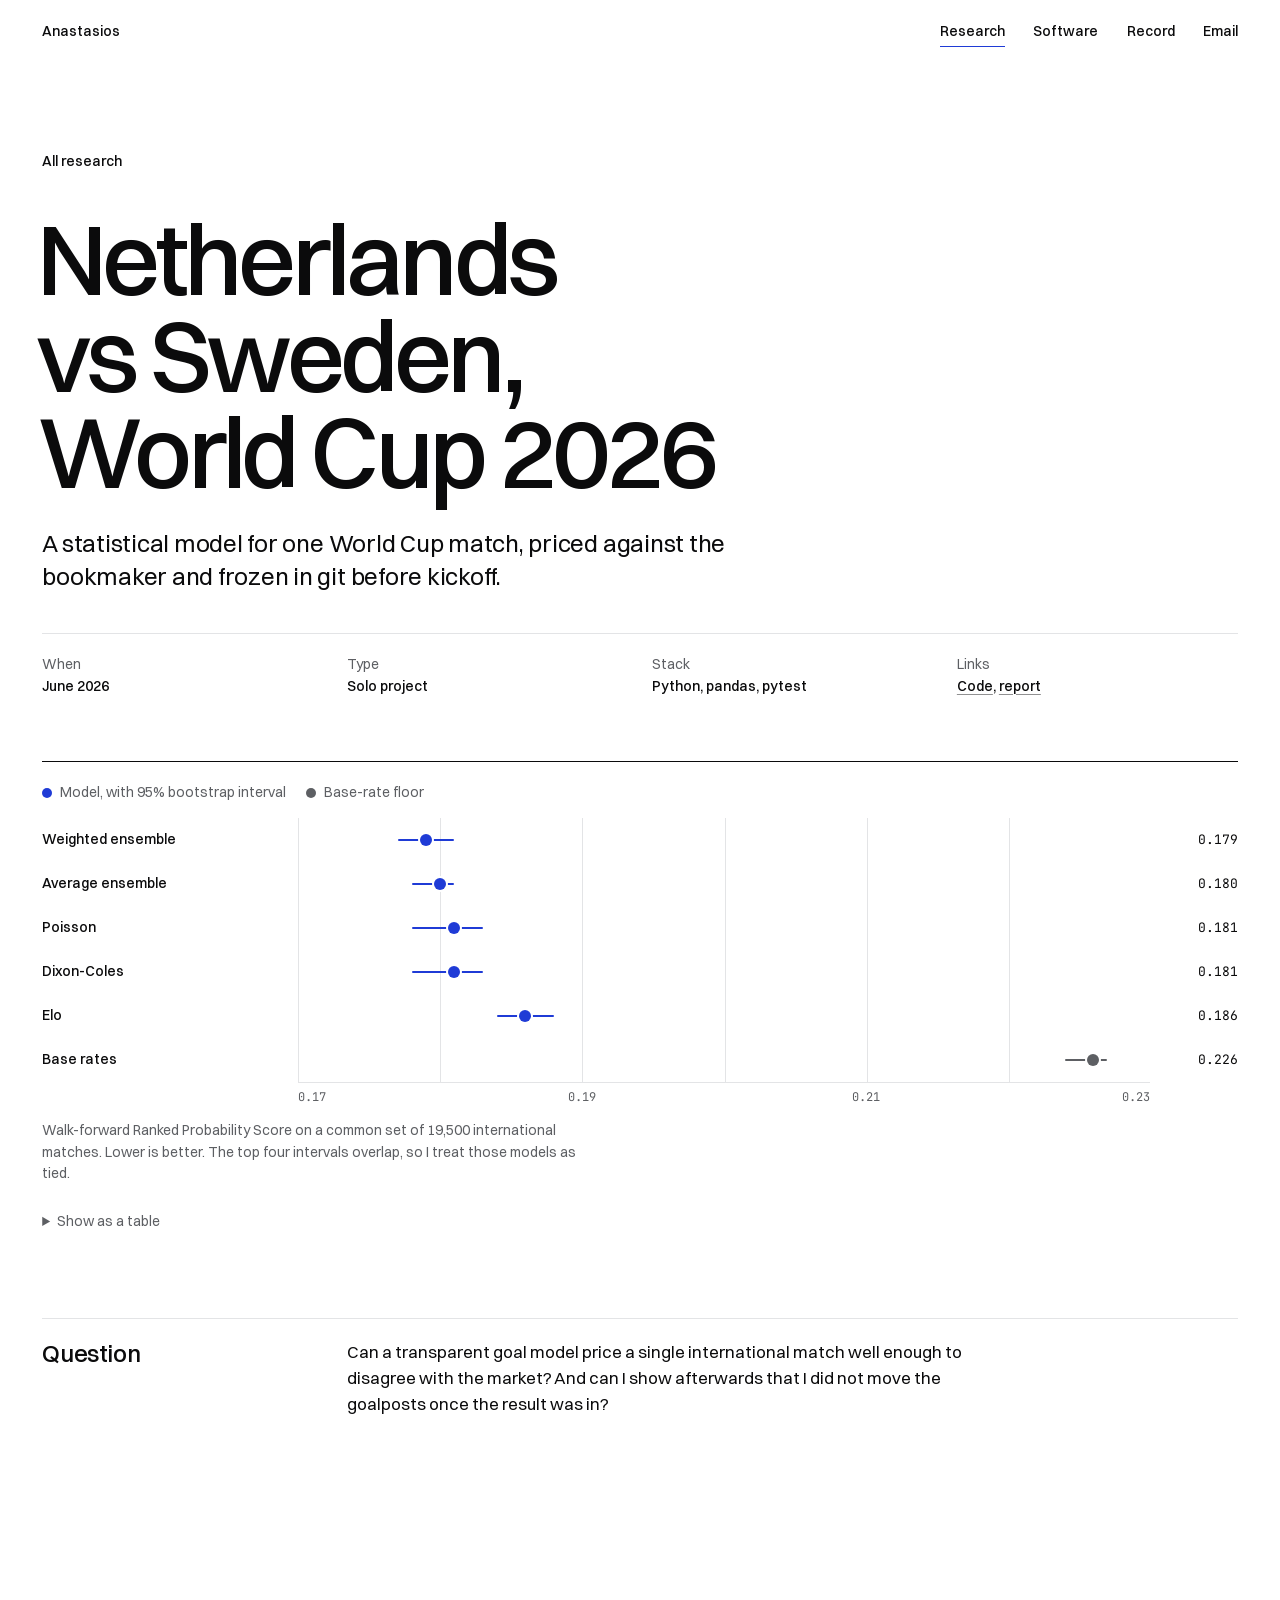
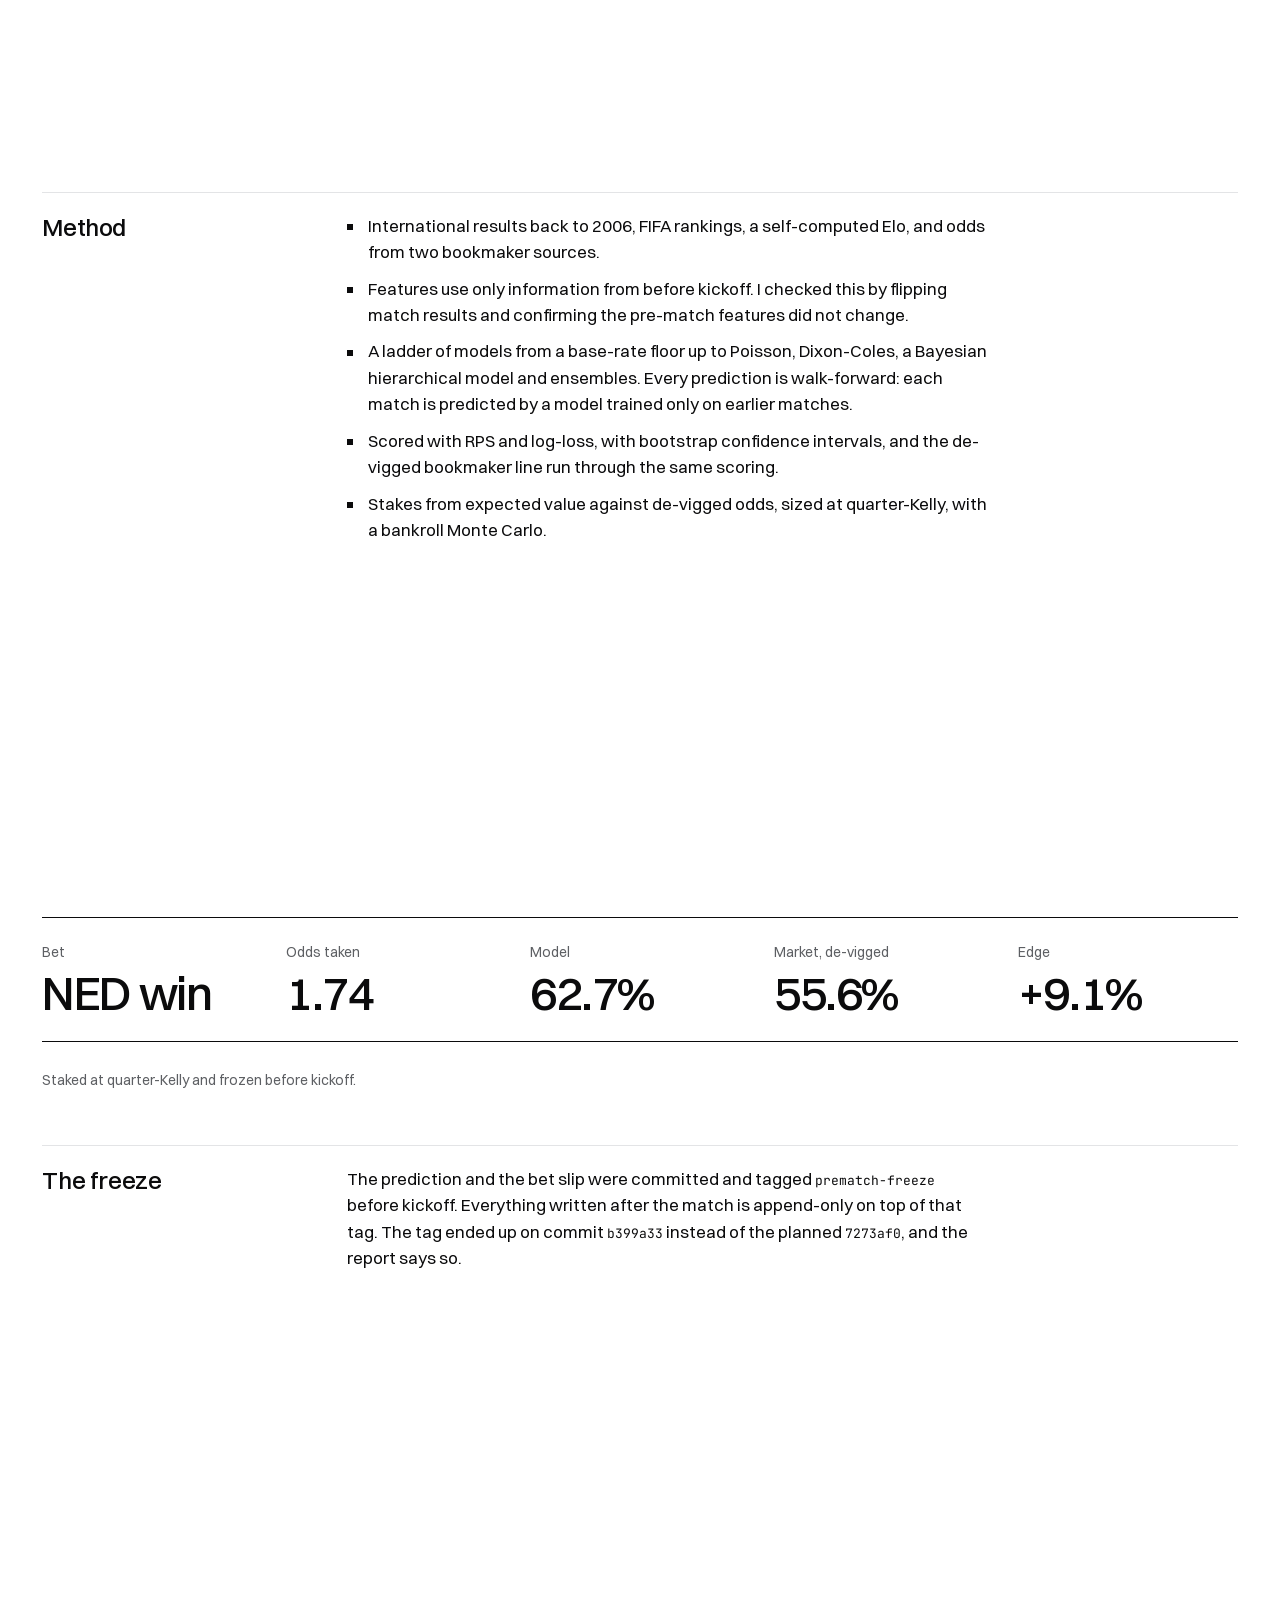
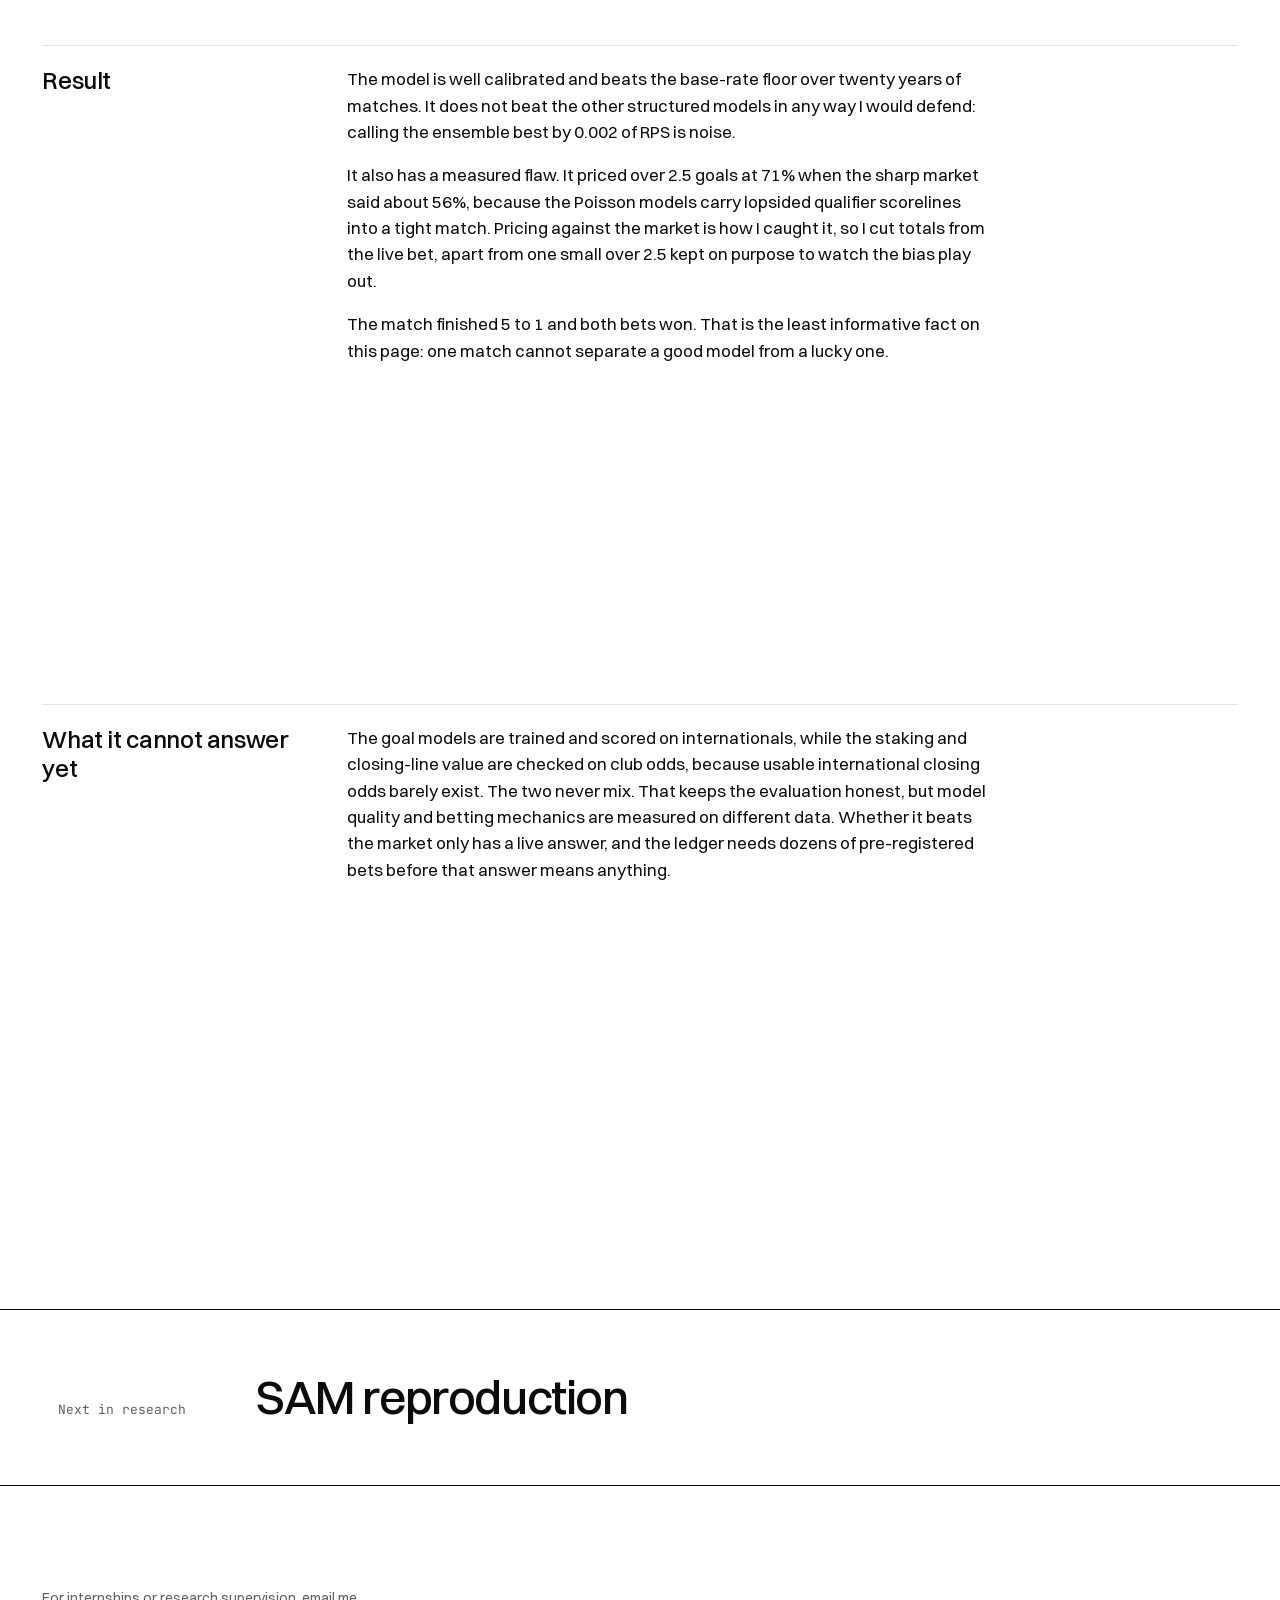
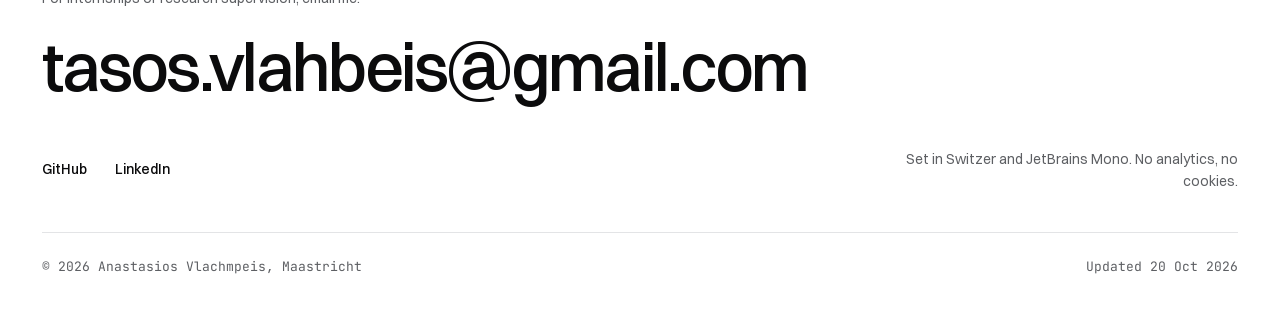
<file: research/world-cup/index.html>
<!doctype html>
<html lang="en">
<head>
  <meta charset="utf-8">
  <meta name="viewport" content="width=device-width, initial-scale=1">
  <title>A pre-registered World Cup model | Anastasios Vlachmpeis</title>
  <meta name="description" content="A goal model for one World Cup 2026 match, walk-forward tested on 19,700 internationals, priced against the bookmaker and frozen in git before kickoff.">
  <link rel="canonical" href="https://anastasios-vlachmpeis.github.io/research/world-cup/">
  <meta property="og:type" content="article">
  <meta property="og:url" content="https://anastasios-vlachmpeis.github.io/research/world-cup/">
  <meta property="og:title" content="Netherlands vs Sweden, World Cup 2026">
  <meta property="og:description" content="Walk-forward RPS 0.179 against a 0.226 base rate, a quarter-Kelly bet, and the goal bias I caught before kickoff.">
  <meta property="og:image" content="https://anastasios-vlachmpeis.github.io/og.png">
  <meta property="og:image:width" content="1200">
  <meta property="og:image:height" content="630">
  <meta name="twitter:card" content="summary_large_image">
  <meta name="theme-color" content="#ffffff">
  <link rel="icon" href="/assets/favicon.svg" type="image/svg+xml">
  <link rel="apple-touch-icon" href="/assets/apple-touch-icon.png">
  <link rel="preload" href="/assets/fonts/switzer-500-normal.woff2" as="font" type="font/woff2" crossorigin>
  <link rel="stylesheet" href="/styles.css">
</head>
<body>
  <a class="skip" href="#main">Skip to content</a>

  <header class="site-header">
    <div class="wrap">
      <a class="mark" href="/" aria-label="Anastasios Vlachmpeis, home"><span class="mark__name">Anastasios</span></a>
      <nav class="nav" aria-label="Main">
        <ul>
          <li><a href="/#research" aria-current="true">Research</a></li>
          <li><a href="/#software">Software</a></li>
          <li><a href="/#record">Record</a></li>
          <li><a href="#contact">Email</a></li>
        </ul>
      </nav>
    </div>
  </header>

  <main id="main">
    <header class="case-head">
      <div class="wrap grid">
        <a class="back link-draw" href="/#research">All research</a>
        <h1 style="view-transition-name: t-world-cup">Netherlands vs Sweden, World Cup&nbsp;2026</h1>
        <p class="summary">A statistical model for one World Cup match, priced against the bookmaker and frozen in git before kickoff.</p>
        <dl class="meta">
          <div><dt>When</dt><dd>June 2026</dd></div>
          <div><dt>Type</dt><dd>Solo project</dd></div>
          <div><dt>Stack</dt><dd>Python, pandas, pytest</dd></div>
          <div><dt>Links</dt><dd><a href="https://github.com/Anastasios-Vlachmpeis/Quantitative-Analysis-of-the-NL-SWE-world-cup-match">Code</a>, <a href="https://github.com/Anastasios-Vlachmpeis/Quantitative-Analysis-of-the-NL-SWE-world-cup-match/blob/main/reports/REPORT.md">report</a></dd></div>
        </dl>
      </div>
    </header>

    <section class="figure" aria-label="Walk-forward results">
      <div class="wrap">
        <figure>
          <div class="legend" aria-hidden="true"><span>Model, with 95% bootstrap interval</span><span style="--k: var(--muted)">Base-rate floor</span></div>
          <ul class="dotplot" style="--min: 0.17; --max: 0.23; --n: 6" aria-describedby="wc-cap">
            <li title="RPS 0.179, 95% CI 0.177 to 0.181"><span class="dp-lbl">Weighted ensemble</span><span class="dp-track"><span class="dp-ci" style="--lo: 0.177; --hi: 0.181"></span><span class="dp-dot" style="--v: 0.179"></span></span><span class="dp-val mono">0.179</span></li>
            <li title="RPS 0.180, 95% CI 0.178 to 0.181"><span class="dp-lbl">Average ensemble</span><span class="dp-track"><span class="dp-ci" style="--lo: 0.178; --hi: 0.181"></span><span class="dp-dot" style="--v: 0.180"></span></span><span class="dp-val mono">0.180</span></li>
            <li title="RPS 0.181, 95% CI 0.178 to 0.183"><span class="dp-lbl">Poisson</span><span class="dp-track"><span class="dp-ci" style="--lo: 0.178; --hi: 0.183"></span><span class="dp-dot" style="--v: 0.181"></span></span><span class="dp-val mono">0.181</span></li>
            <li title="RPS 0.181, 95% CI 0.178 to 0.183"><span class="dp-lbl">Dixon-Coles</span><span class="dp-track"><span class="dp-ci" style="--lo: 0.178; --hi: 0.183"></span><span class="dp-dot" style="--v: 0.181"></span></span><span class="dp-val mono">0.181</span></li>
            <li title="RPS 0.186, 95% CI 0.184 to 0.188"><span class="dp-lbl">Elo</span><span class="dp-track"><span class="dp-ci" style="--lo: 0.184; --hi: 0.188"></span><span class="dp-dot" style="--v: 0.186"></span></span><span class="dp-val mono">0.186</span></li>
            <li class="is-ref" title="RPS 0.226, 95% CI 0.224 to 0.227"><span class="dp-lbl">Base rates</span><span class="dp-track"><span class="dp-ci" style="--lo: 0.224; --hi: 0.227"></span><span class="dp-dot" style="--v: 0.226"></span></span><span class="dp-val mono">0.226</span></li>
            <li class="dp-axis" aria-hidden="true"><span></span><span class="dp-track"><span style="--v: 0.17">0.17</span><span style="--v: 0.19">0.19</span><span style="--v: 0.21">0.21</span><span style="--v: 0.23">0.23</span></span><span></span></li>
          </ul>
          <figcaption id="wc-cap">Walk-forward Ranked Probability Score on a common set of 19,500 international matches. Lower is better. The top four intervals overlap, so I treat those models as tied.</figcaption>
          <details class="table">
            <summary>Show as a table</summary>
            <table>
              <thead><tr><th scope="col">Model</th><th scope="col">RPS</th><th scope="col">95% CI</th></tr></thead>
              <tbody>
                <tr><td>Weighted ensemble</td><td>0.179</td><td>0.177 to 0.181</td></tr>
                <tr><td>Average ensemble</td><td>0.180</td><td>0.178 to 0.181</td></tr>
                <tr><td>Poisson</td><td>0.181</td><td>0.178 to 0.183</td></tr>
                <tr><td>Dixon-Coles</td><td>0.181</td><td>0.178 to 0.183</td></tr>
                <tr><td>Elo</td><td>0.186</td><td>0.184 to 0.188</td></tr>
                <tr><td>Base rates</td><td>0.226</td><td>0.224 to 0.227</td></tr>
              </tbody>
            </table>
          </details>
        </figure>
      </div>
    </section>

    <div class="case-body">
      <div class="wrap grid">
        <section aria-labelledby="q">
          <h2 id="q">Question</h2>
          <p>Can a transparent goal model price a single international match well enough to disagree with the market? And can I show afterwards that I did not move the goalposts once the result was in?</p>
        </section>

        <section aria-labelledby="m">
          <h2 id="m">Method</h2>
          <ul class="points">
            <li>International results back to 2006, FIFA rankings, a self-computed Elo, and odds from two bookmaker sources.</li>
            <li>Features use only information from before kickoff. I checked this by flipping match results and confirming the pre-match features did not change.</li>
            <li>A ladder of models from a base-rate floor up to Poisson, Dixon-Coles, a Bayesian hierarchical model and ensembles. Every prediction is walk-forward: each match is predicted by a model trained only on earlier matches.</li>
            <li>Scored with RPS and log-loss, with bootstrap confidence intervals, and the de-vigged bookmaker line run through the same scoring.</li>
            <li>Stakes from expected value against de-vigged odds, sized at quarter-Kelly, with a bankroll Monte Carlo.</li>
          </ul>
        </section>

        <dl class="stats" aria-label="The live bet">
          <div><dt>Bet</dt><dd>NED win</dd></div>
          <div><dt>Odds taken</dt><dd>1.74</dd></div>
          <div><dt>Model</dt><dd>62.7%</dd></div>
          <div><dt>Market, de-vigged</dt><dd>55.6%</dd></div>
          <div><dt>Edge</dt><dd>+9.1%</dd></div>
        </dl>
        <p class="stats__note">Staked at quarter-Kelly and frozen before kickoff.</p>

        <section aria-labelledby="f">
          <h2 id="f">The freeze</h2>
          <p>The prediction and the bet slip were committed and tagged <code class="mono">prematch-freeze</code> before kickoff. Everything written after the match is append-only on top of that tag. The tag ended up on commit <code class="mono">b399a33</code> instead of the planned <code class="mono">7273af0</code>, and the report says so.</p>
        </section>

        <section aria-labelledby="r">
          <h2 id="r">Result</h2>
          <p>The model is well calibrated and beats the base-rate floor over twenty years of matches. It does not beat the other structured models in any way I would defend: calling the ensemble best by 0.002 of RPS is noise.</p>
          <p>It also has a measured flaw. It priced over 2.5 goals at 71% when the sharp market said about 56%, because the Poisson models carry lopsided qualifier scorelines into a tight match. Pricing against the market is how I caught it, so I cut totals from the live bet, apart from one small over 2.5 kept on purpose to watch the bias play out.</p>
          <p>The match finished 5 to 1 and both bets won. That is the least informative fact on this page: one match cannot separate a good model from a lucky one.</p>
        </section>

        <section aria-labelledby="c">
          <h2 id="c">What it cannot answer yet</h2>
          <p>The goal models are trained and scored on internationals, while the staking and closing-line value are checked on club odds, because usable international closing odds barely exist. The two never mix. That keeps the evaluation honest, but model quality and betting mechanics are measured on different data. Whether it beats the market only has a live answer, and the ledger needs dozens of pre-registered bets before that answer means anything.</p>
        </section>
      </div>
    </div>

    <nav class="next" aria-label="Next project">
      <div class="wrap">
        <a class="sweep" href="/research/sam-reproduction/"><span class="mono muted">Next in research</span><strong>SAM reproduction</strong></a>
      </div>
    </nav>
  </main>

  <footer class="site-footer" id="contact">
    <div class="wrap grid">
      <div class="contact">
        <p>For internships or research supervision, email me.</p>
        <a class="contact__mail sweep" href="mailto:tasos.vlahbeis@gmail.com">tasos.vlahbeis@gmail.com</a>
      </div>
      <ul class="footer__links">
        <li><a class="link-draw" href="https://github.com/Anastasios-Vlachmpeis">GitHub</a></li>
        <li><a class="link-draw" href="https://www.linkedin.com/in/anastasios-vlachmpeis/">LinkedIn</a></li>
      </ul>
      <p class="colophon">Set in Switzer and JetBrains Mono. No analytics, no cookies.</p>
      <div class="footer__base mono">
        <span>&copy; 2026 Anastasios Vlachmpeis, Maastricht</span>
        <span>Updated 20 Oct 2026</span>
      </div>
    </div>
  </footer>
</body>
</html>
</file>
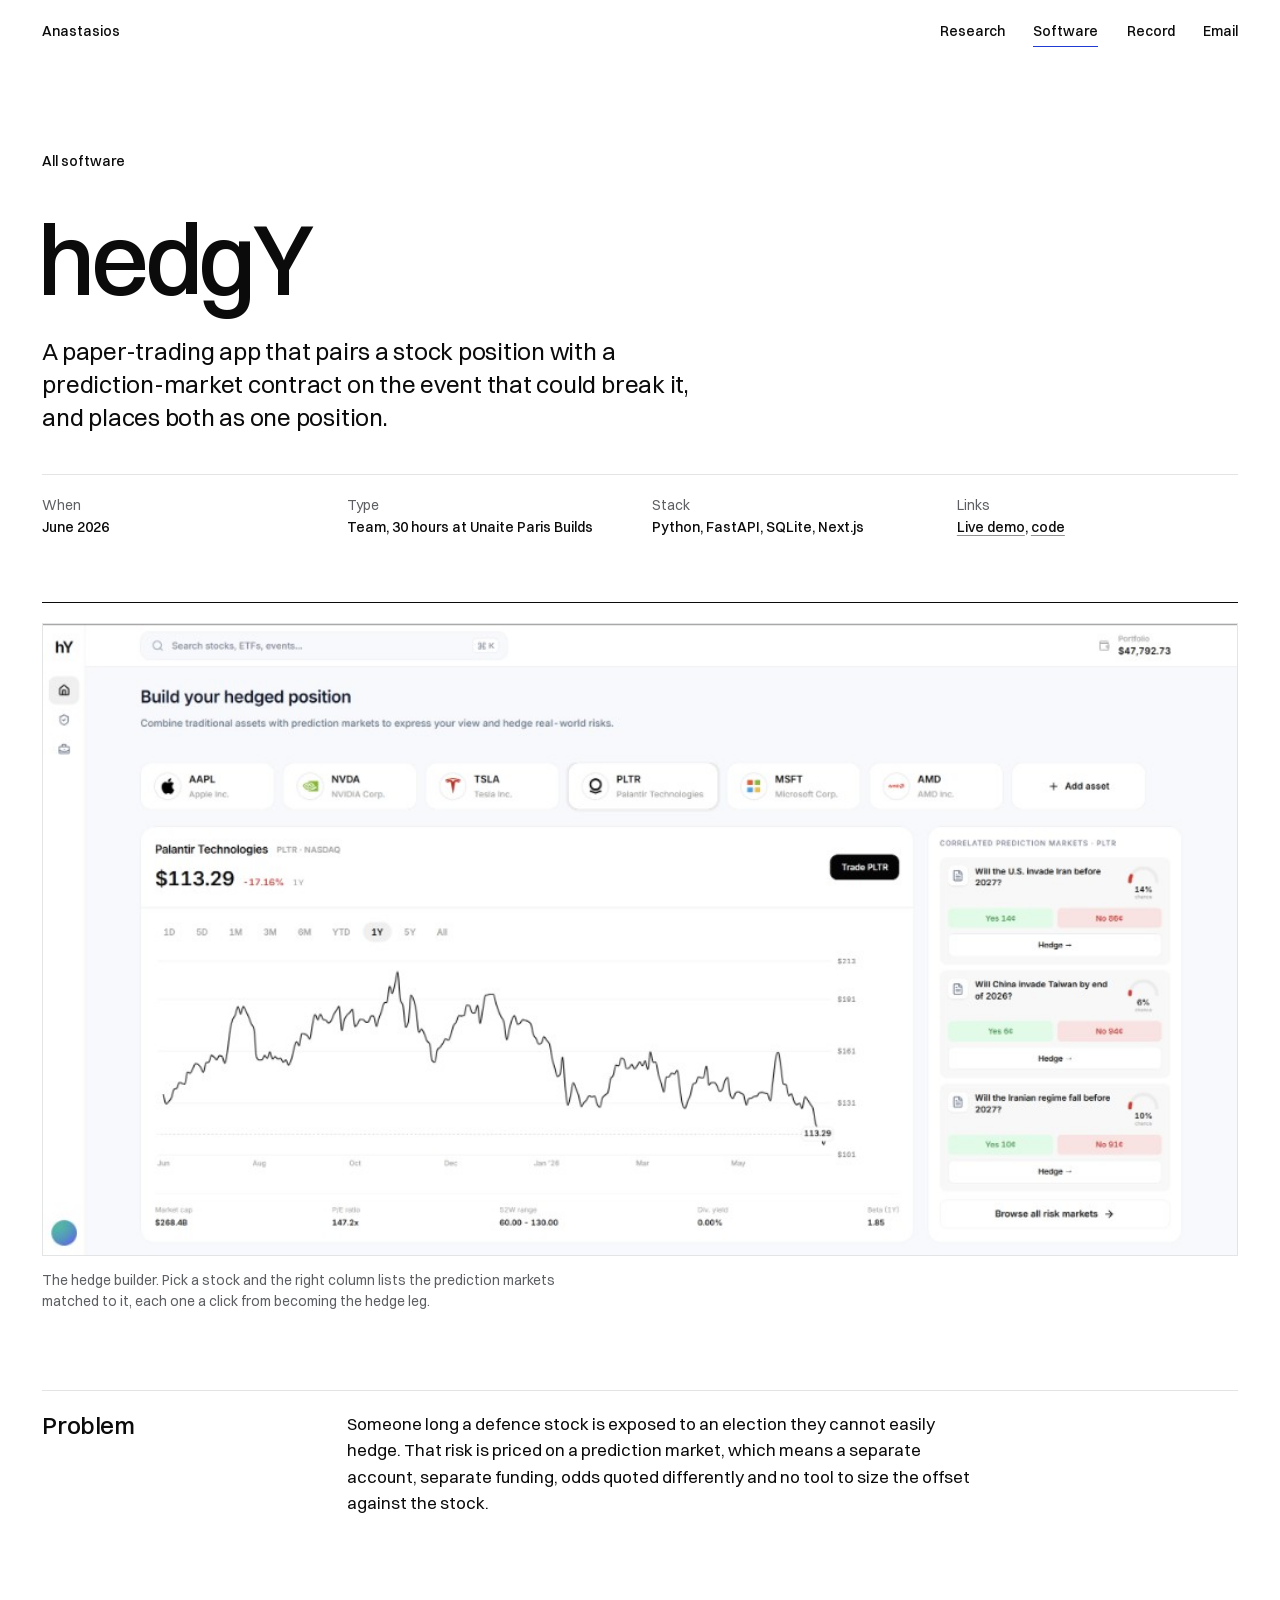
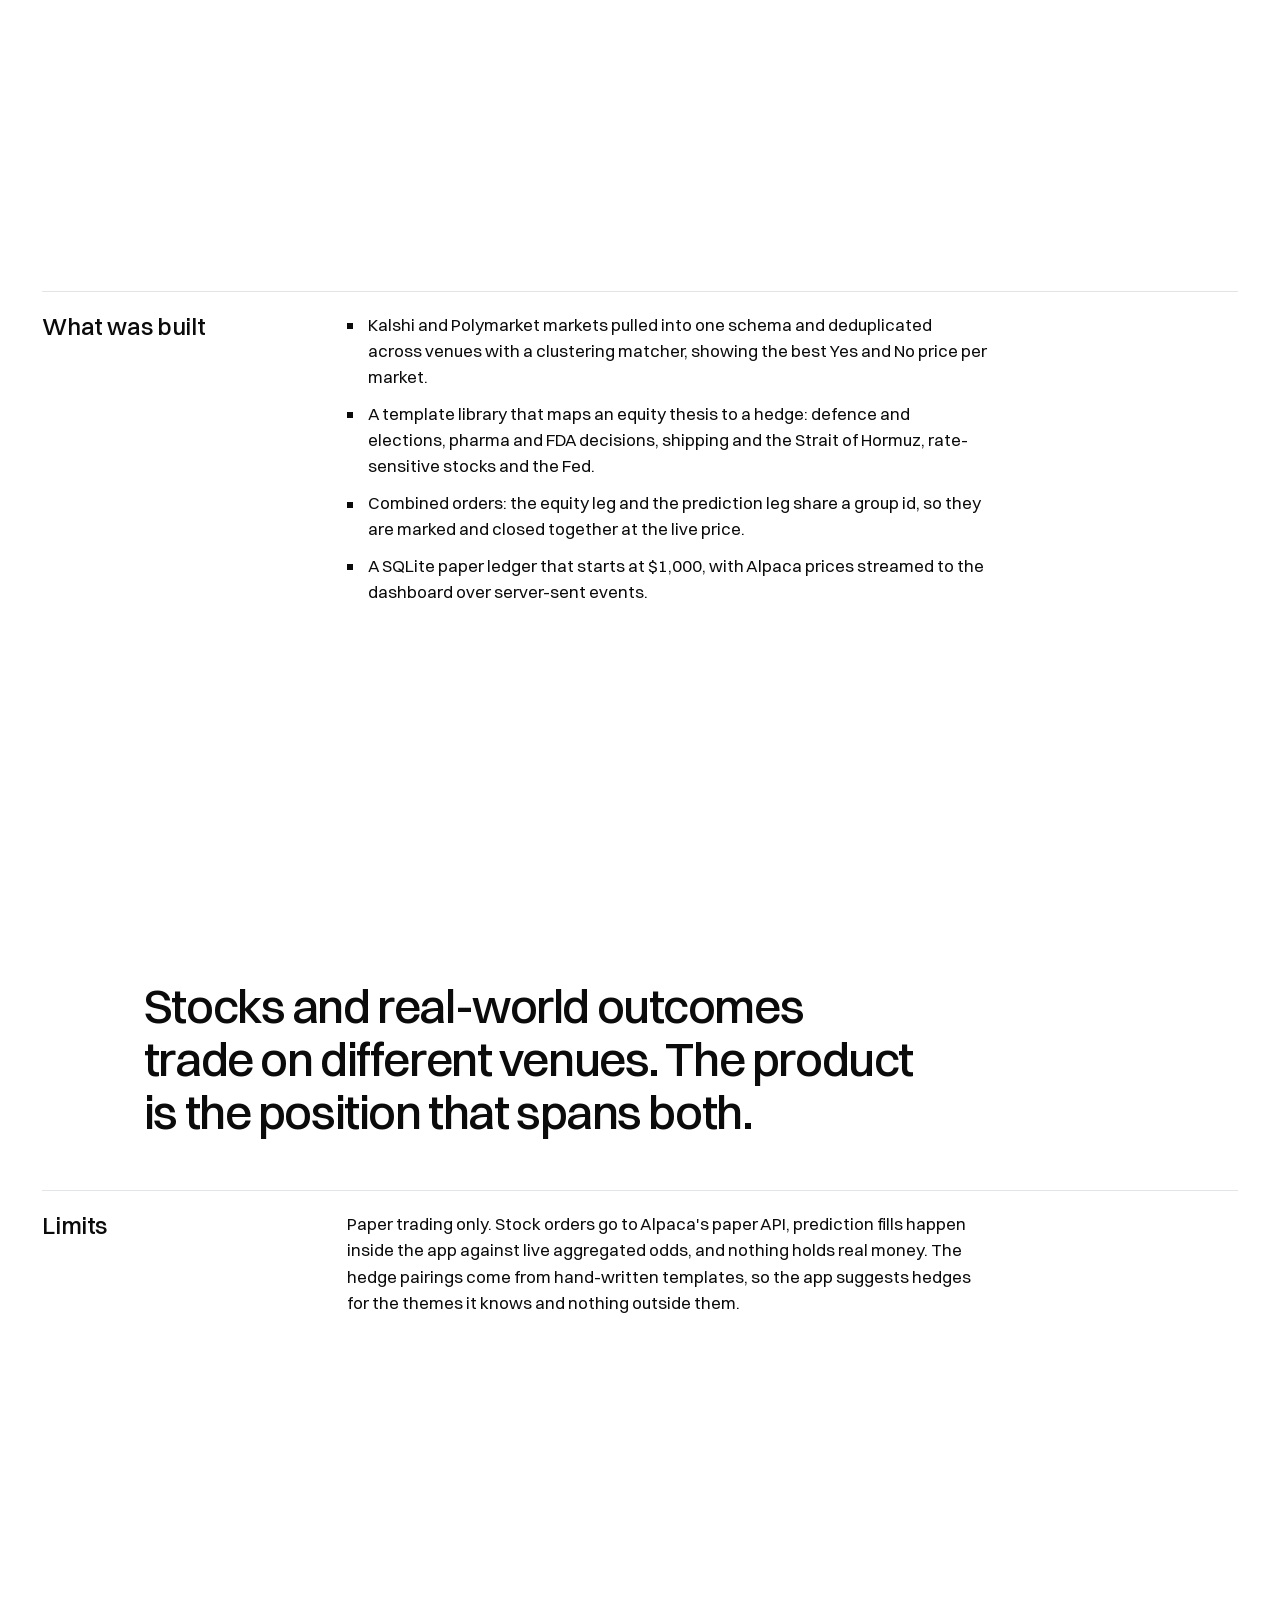
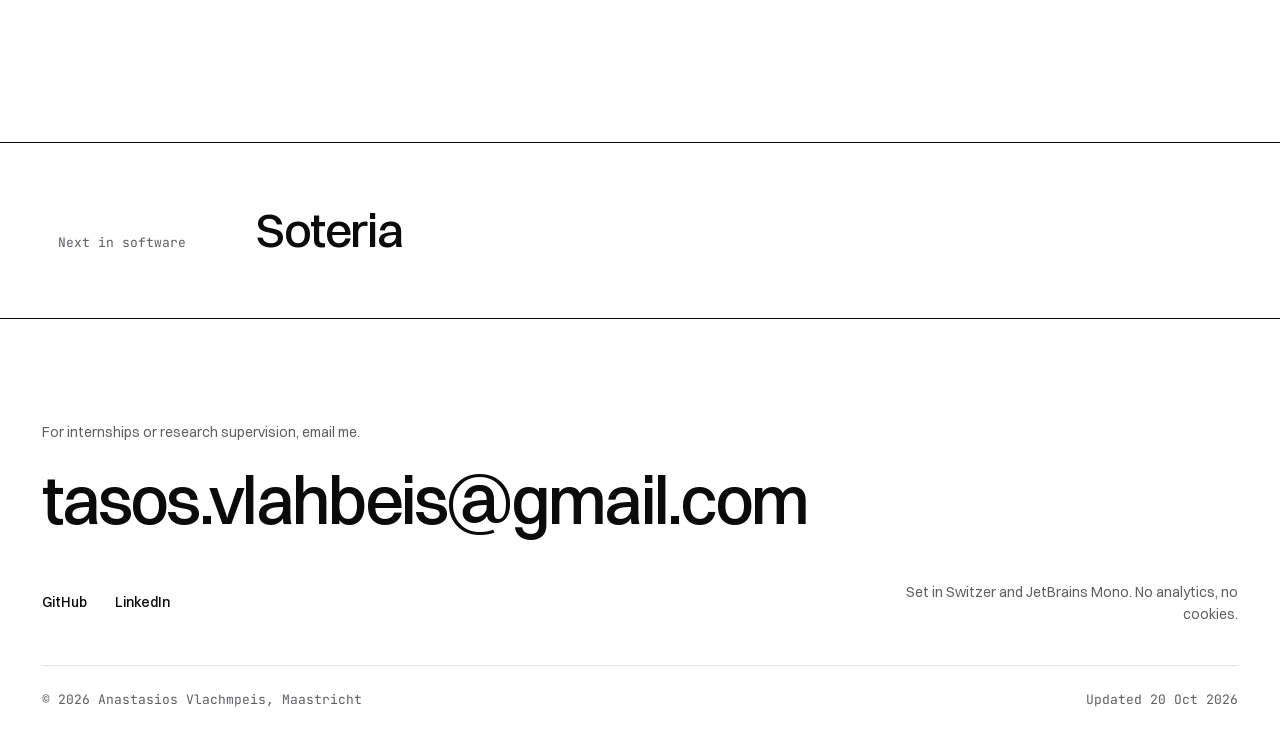
<file: software/hedgy/index.html>
<!doctype html>
<html lang="en">
<head>
  <meta charset="utf-8">
  <meta name="viewport" content="width=device-width, initial-scale=1">
  <title>hedgY, stocks hedged with prediction markets | Anastasios Vlachmpeis</title>
  <meta name="description" content="A paper-trading app that pairs a stock position with a Kalshi or Polymarket contract on the event that could break it. Built in 30 hours at Paris Builds, June 2026.">
  <link rel="canonical" href="https://anastasios-vlachmpeis.github.io/software/hedgy/">
  <meta property="og:type" content="article">
  <meta property="og:url" content="https://anastasios-vlachmpeis.github.io/software/hedgy/">
  <meta property="og:title" content="hedgY">
  <meta property="og:description" content="An equity leg and a prediction-market hedge, placed and closed as one position. Built in 30 hours at Paris Builds.">
  <meta property="og:image" content="https://anastasios-vlachmpeis.github.io/assets/img/hedgy.jpg">
  <meta name="twitter:card" content="summary_large_image">
  <meta name="theme-color" content="#ffffff">
  <link rel="icon" href="/assets/favicon.svg" type="image/svg+xml">
  <link rel="apple-touch-icon" href="/assets/apple-touch-icon.png">
  <link rel="preload" href="/assets/fonts/switzer-500-normal.woff2" as="font" type="font/woff2" crossorigin>
  <link rel="stylesheet" href="/styles.css">
</head>
<body>
  <a class="skip" href="#main">Skip to content</a>

  <header class="site-header">
    <div class="wrap">
      <a class="mark" href="/" aria-label="Anastasios Vlachmpeis, home"><span class="mark__name">Anastasios</span></a>
      <nav class="nav" aria-label="Main">
        <ul>
          <li><a href="/#research">Research</a></li>
          <li><a href="/#software" aria-current="true">Software</a></li>
          <li><a href="/#record">Record</a></li>
          <li><a href="#contact">Email</a></li>
        </ul>
      </nav>
    </div>
  </header>

  <main id="main">
    <header class="case-head">
      <div class="wrap grid">
        <a class="back link-draw" href="/#software">All software</a>
        <h1 style="view-transition-name: t-hedgy">hedgY</h1>
        <p class="summary">A paper-trading app that pairs a stock position with a prediction-market contract on the event that could break it, and places both as one position.</p>
        <dl class="meta">
          <div><dt>When</dt><dd>June 2026</dd></div>
          <div><dt>Type</dt><dd>Team, 30 hours at Unaite Paris Builds</dd></div>
          <div><dt>Stack</dt><dd>Python, FastAPI, SQLite, Next.js</dd></div>
          <div><dt>Links</dt><dd><a href="https://parishack-web.vercel.app/">Live demo</a>, <a href="https://github.com/Anastasios-Vlachmpeis/hedgY">code</a></dd></div>
        </dl>
      </div>
    </header>

    <section class="figure" aria-label="Screenshot">
      <div class="wrap">
        <figure>
          <img src="/assets/img/hedgy.jpg" width="1024" height="541" alt="The hedgY dashboard: a one-year Palantir price chart with a Trade button, and a column of correlated prediction markets on the right, each with Yes and No prices and a Hedge button." fetchpriority="high">
          <figcaption>The hedge builder. Pick a stock and the right column lists the prediction markets matched to it, each one a click from becoming the hedge leg.</figcaption>
        </figure>
      </div>
    </section>

    <div class="case-body">
      <div class="wrap grid">
        <section aria-labelledby="p">
          <h2 id="p">Problem</h2>
          <p>Someone long a defence stock is exposed to an election they cannot easily hedge. That risk is priced on a prediction market, which means a separate account, separate funding, odds quoted differently and no tool to size the offset against the stock.</p>
        </section>

        <section aria-labelledby="b">
          <h2 id="b">What was built</h2>
          <ul class="points">
            <li>Kalshi and Polymarket markets pulled into one schema and deduplicated across venues with a clustering matcher, showing the best Yes and No price per market.</li>
            <li>A template library that maps an equity thesis to a hedge: defence and elections, pharma and FDA decisions, shipping and the Strait of Hormuz, rate-sensitive stocks and the Fed.</li>
            <li>Combined orders: the equity leg and the prediction leg share a group id, so they are marked and closed together at the live price.</li>
            <li>A SQLite paper ledger that starts at $1,000, with Alpaca prices streamed to the dashboard over server-sent events.</li>
          </ul>
        </section>

        <p class="pull">Stocks and real-world outcomes trade on different venues. The product is the position that spans both.</p>

        <section aria-labelledby="l">
          <h2 id="l">Limits</h2>
          <p>Paper trading only. Stock orders go to Alpaca's paper API, prediction fills happen inside the app against live aggregated odds, and nothing holds real money. The hedge pairings come from hand-written templates, so the app suggests hedges for the themes it knows and nothing outside them.</p>
        </section>
      </div>
    </div>

    <nav class="next" aria-label="Next project">
      <div class="wrap">
        <a class="sweep" href="/software/soteria/"><span class="mono muted">Next in software</span><strong>Soteria</strong></a>
      </div>
    </nav>
  </main>

  <footer class="site-footer" id="contact">
    <div class="wrap grid">
      <div class="contact">
        <p>For internships or research supervision, email me.</p>
        <a class="contact__mail sweep" href="mailto:tasos.vlahbeis@gmail.com">tasos.vlahbeis@gmail.com</a>
      </div>
      <ul class="footer__links">
        <li><a class="link-draw" href="https://github.com/Anastasios-Vlachmpeis">GitHub</a></li>
        <li><a class="link-draw" href="https://www.linkedin.com/in/anastasios-vlachmpeis/">LinkedIn</a></li>
      </ul>
      <p class="colophon">Set in Switzer and JetBrains Mono. No analytics, no cookies.</p>
      <div class="footer__base mono">
        <span>&copy; 2026 Anastasios Vlachmpeis, Maastricht</span>
        <span>Updated 20 Oct 2026</span>
      </div>
    </div>
  </footer>
</body>
</html>
</file>
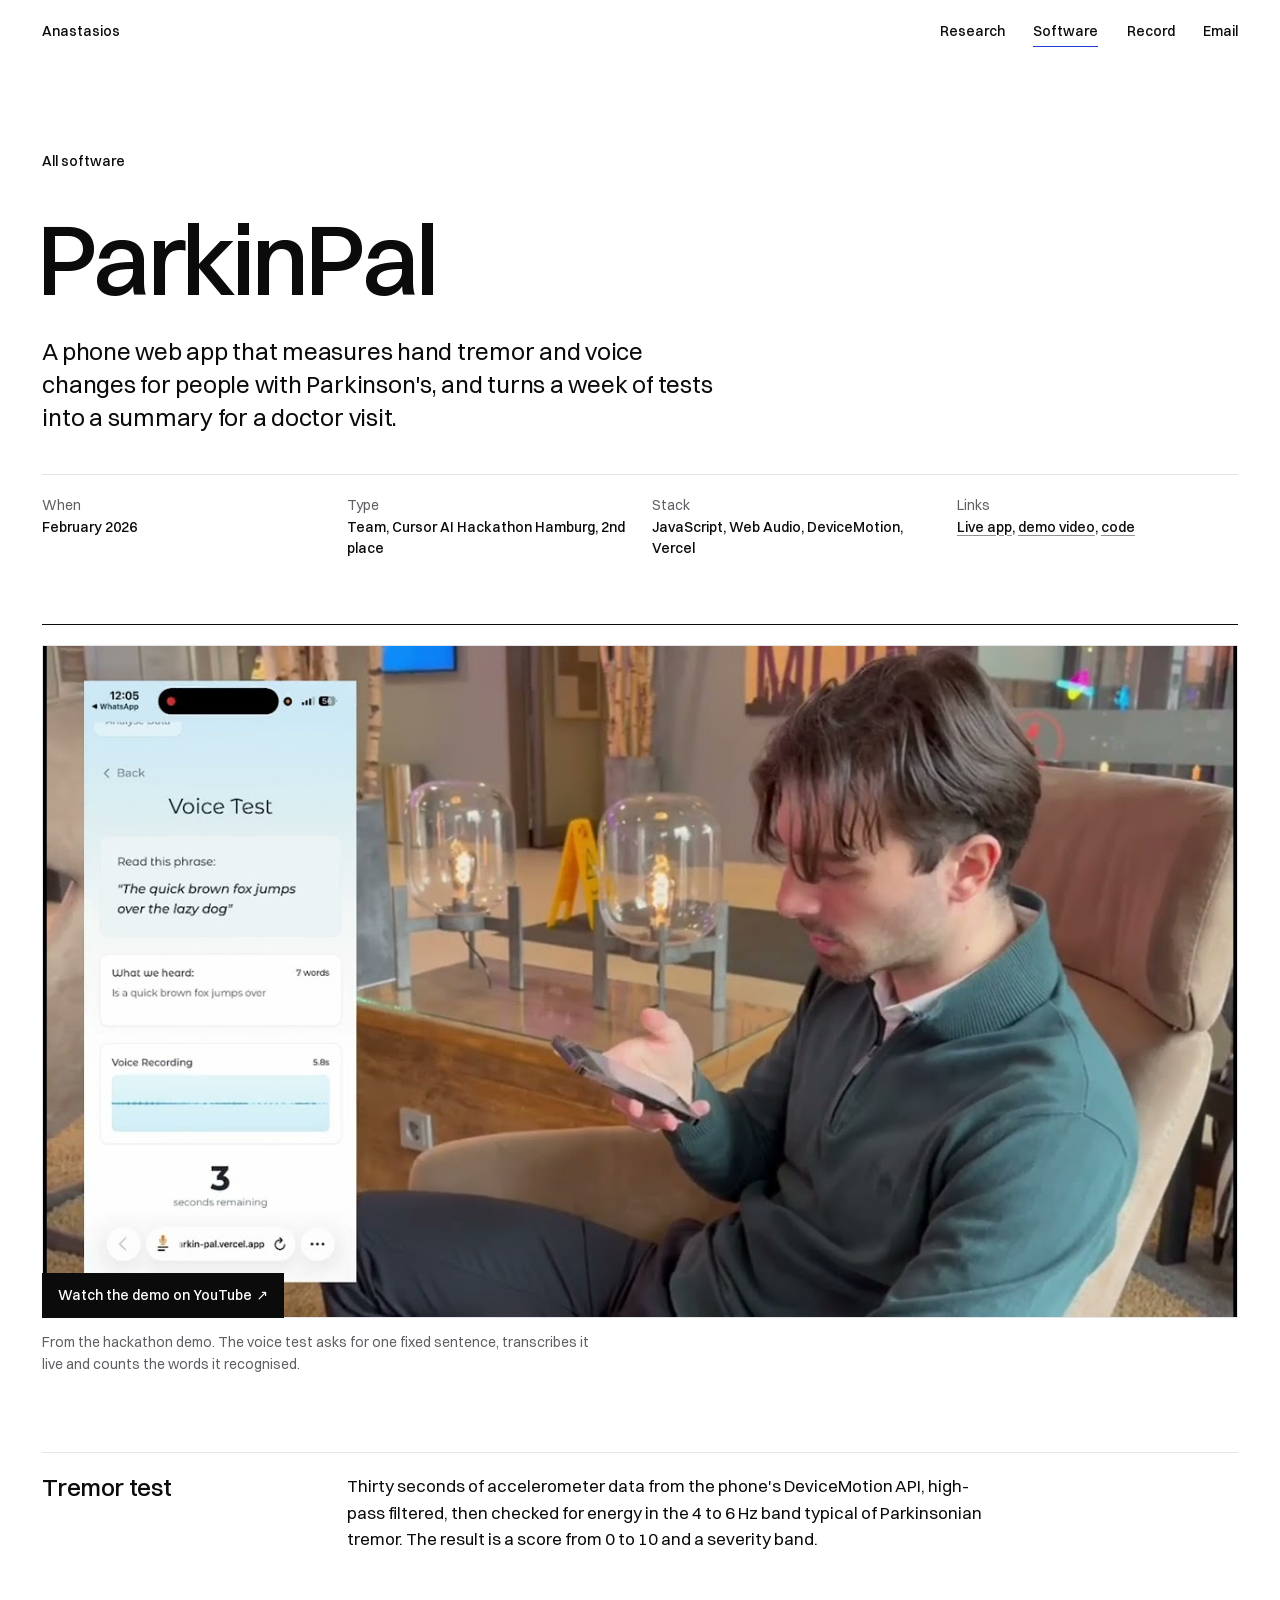
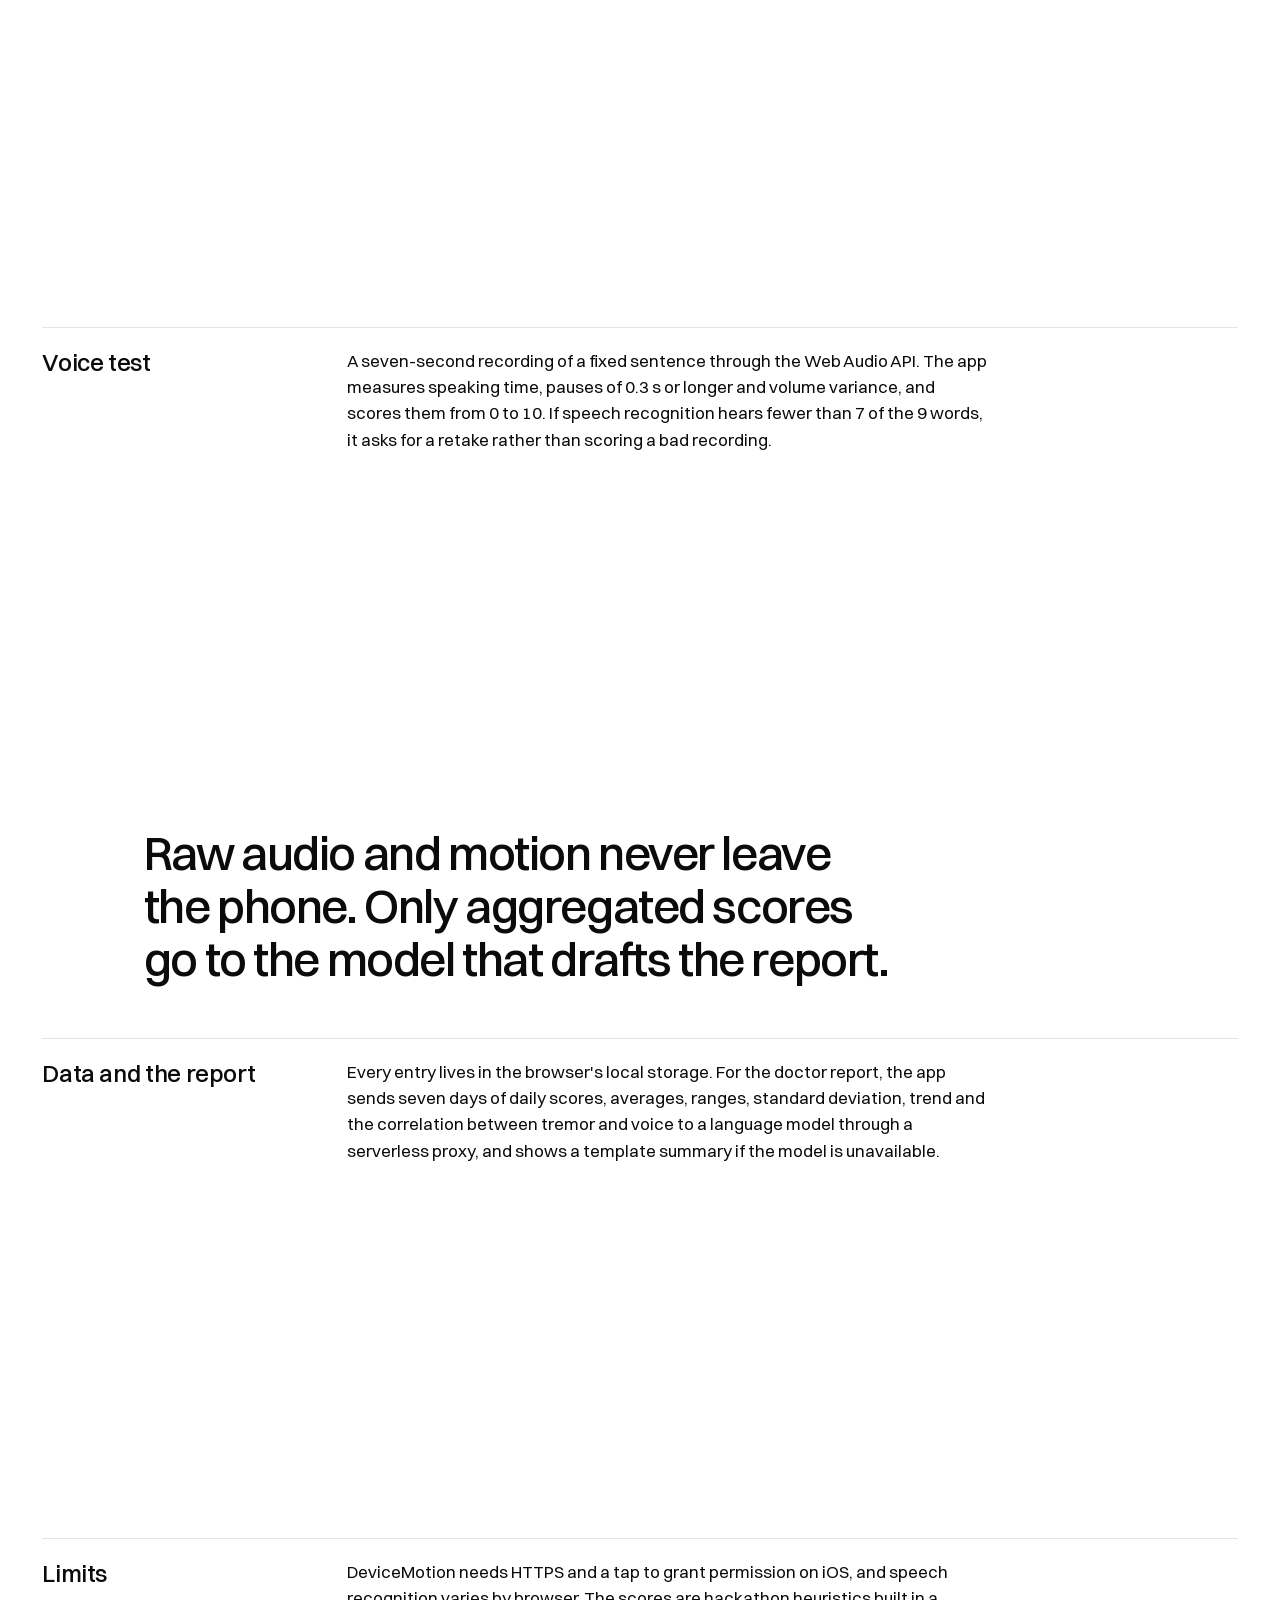
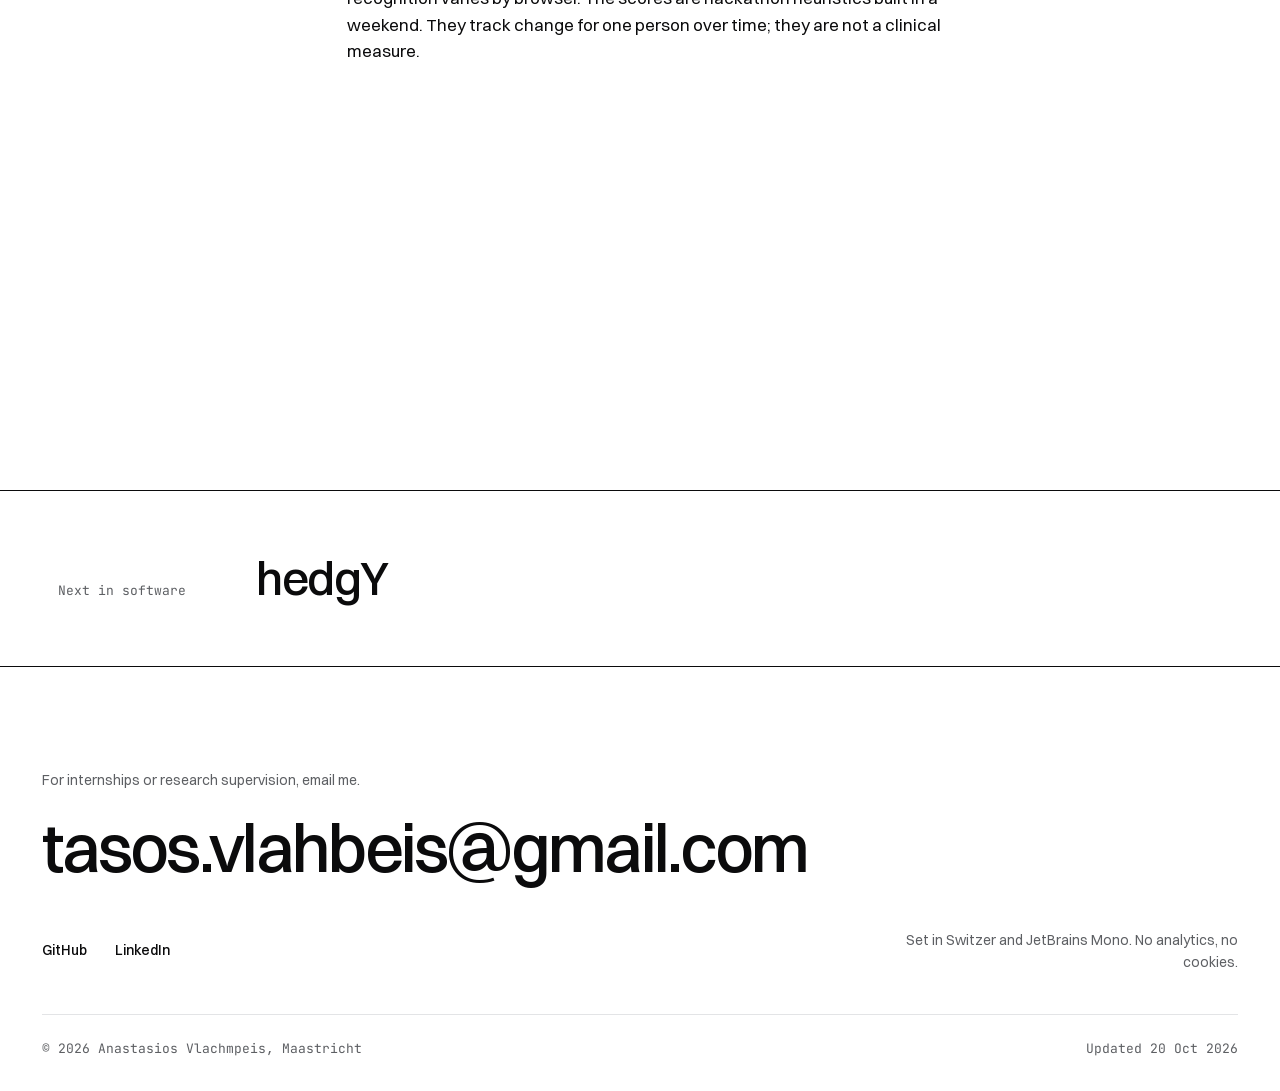
<file: software/parkinpal/index.html>
<!doctype html>
<html lang="en">
<head>
  <meta charset="utf-8">
  <meta name="viewport" content="width=device-width, initial-scale=1">
  <title>ParkinPal, tremor and voice tests on a phone | Anastasios Vlachmpeis</title>
  <meta name="description" content="A phone web app that measures hand tremor and voice changes for people with Parkinson's. 2nd place at the Cursor AI Hackathon Hamburg, February 2026.">
  <link rel="canonical" href="https://anastasios-vlachmpeis.github.io/software/parkinpal/">
  <meta property="og:type" content="article">
  <meta property="og:url" content="https://anastasios-vlachmpeis.github.io/software/parkinpal/">
  <meta property="og:title" content="ParkinPal">
  <meta property="og:description" content="Accelerometer tremor and voice tests in the browser, with a weekly summary for a doctor. 2nd at Cursor AI Hackathon Hamburg.">
  <meta property="og:image" content="https://anastasios-vlachmpeis.github.io/assets/img/parkinpal.jpg">
  <meta name="twitter:card" content="summary_large_image">
  <meta name="theme-color" content="#ffffff">
  <link rel="icon" href="/assets/favicon.svg" type="image/svg+xml">
  <link rel="apple-touch-icon" href="/assets/apple-touch-icon.png">
  <link rel="preload" href="/assets/fonts/switzer-500-normal.woff2" as="font" type="font/woff2" crossorigin>
  <link rel="stylesheet" href="/styles.css">
</head>
<body>
  <a class="skip" href="#main">Skip to content</a>

  <header class="site-header">
    <div class="wrap">
      <a class="mark" href="/" aria-label="Anastasios Vlachmpeis, home"><span class="mark__name">Anastasios</span></a>
      <nav class="nav" aria-label="Main">
        <ul>
          <li><a href="/#research">Research</a></li>
          <li><a href="/#software" aria-current="true">Software</a></li>
          <li><a href="/#record">Record</a></li>
          <li><a href="#contact">Email</a></li>
        </ul>
      </nav>
    </div>
  </header>

  <main id="main">
    <header class="case-head">
      <div class="wrap grid">
        <a class="back link-draw" href="/#software">All software</a>
        <h1 style="view-transition-name: t-parkinpal">ParkinPal</h1>
        <p class="summary">A phone web app that measures hand tremor and voice changes for people with Parkinson's, and turns a week of tests into a summary for a doctor visit.</p>
        <dl class="meta">
          <div><dt>When</dt><dd>February 2026</dd></div>
          <div><dt>Type</dt><dd>Team, Cursor AI Hackathon Hamburg, 2nd place</dd></div>
          <div><dt>Stack</dt><dd>JavaScript, Web Audio, DeviceMotion, Vercel</dd></div>
          <div><dt>Links</dt><dd><a href="https://parkin-pal.vercel.app">Live app</a>, <a href="https://youtu.be/SE0sY7ZQ39I">demo video</a>, <a href="https://github.com/nickdatak/ParkinPal">code</a></dd></div>
        </dl>
      </div>
    </header>

    <section class="figure" aria-label="Demo">
      <div class="wrap">
        <figure>
          <a class="media-link" href="https://youtu.be/SE0sY7ZQ39I">
            <img src="/assets/img/parkinpal.jpg" width="1280" height="720" alt="A person reads the test phrase aloud into a phone; beside them, the app's voice test screen shows the phrase, the words it heard and a countdown." fetchpriority="high">
            <span class="media-link__label">Watch the demo on YouTube</span>
          </a>
          <figcaption>From the hackathon demo. The voice test asks for one fixed sentence, transcribes it live and counts the words it recognised.</figcaption>
        </figure>
      </div>
    </section>

    <div class="case-body">
      <div class="wrap grid">
        <section aria-labelledby="t">
          <h2 id="t">Tremor test</h2>
          <p>Thirty seconds of accelerometer data from the phone's DeviceMotion API, high-pass filtered, then checked for energy in the 4 to 6 Hz band typical of Parkinsonian tremor. The result is a score from 0 to 10 and a severity band.</p>
        </section>

        <section aria-labelledby="v">
          <h2 id="v">Voice test</h2>
          <p>A seven-second recording of a fixed sentence through the Web Audio API. The app measures speaking time, pauses of 0.3 s or longer and volume variance, and scores them from 0 to 10. If speech recognition hears fewer than 7 of the 9 words, it asks for a retake rather than scoring a bad recording.</p>
        </section>

        <p class="pull">Raw audio and motion never leave the phone. Only aggregated scores go to the model that drafts the report.</p>

        <section aria-labelledby="d">
          <h2 id="d">Data and the report</h2>
          <p>Every entry lives in the browser's local storage. For the doctor report, the app sends seven days of daily scores, averages, ranges, standard deviation, trend and the correlation between tremor and voice to a language model through a serverless proxy, and shows a template summary if the model is unavailable.</p>
        </section>

        <section aria-labelledby="l">
          <h2 id="l">Limits</h2>
          <p>DeviceMotion needs HTTPS and a tap to grant permission on iOS, and speech recognition varies by browser. The scores are hackathon heuristics built in a weekend. They track change for one person over time; they are not a clinical measure.</p>
        </section>
      </div>
    </div>

    <nav class="next" aria-label="Next project">
      <div class="wrap">
        <a class="sweep" href="/software/hedgy/"><span class="mono muted">Next in software</span><strong>hedgY</strong></a>
      </div>
    </nav>
  </main>

  <footer class="site-footer" id="contact">
    <div class="wrap grid">
      <div class="contact">
        <p>For internships or research supervision, email me.</p>
        <a class="contact__mail sweep" href="mailto:tasos.vlahbeis@gmail.com">tasos.vlahbeis@gmail.com</a>
      </div>
      <ul class="footer__links">
        <li><a class="link-draw" href="https://github.com/Anastasios-Vlachmpeis">GitHub</a></li>
        <li><a class="link-draw" href="https://www.linkedin.com/in/anastasios-vlachmpeis/">LinkedIn</a></li>
      </ul>
      <p class="colophon">Set in Switzer and JetBrains Mono. No analytics, no cookies.</p>
      <div class="footer__base mono">
        <span>&copy; 2026 Anastasios Vlachmpeis, Maastricht</span>
        <span>Updated 20 Oct 2026</span>
      </div>
    </div>
  </footer>
</body>
</html>
</file>
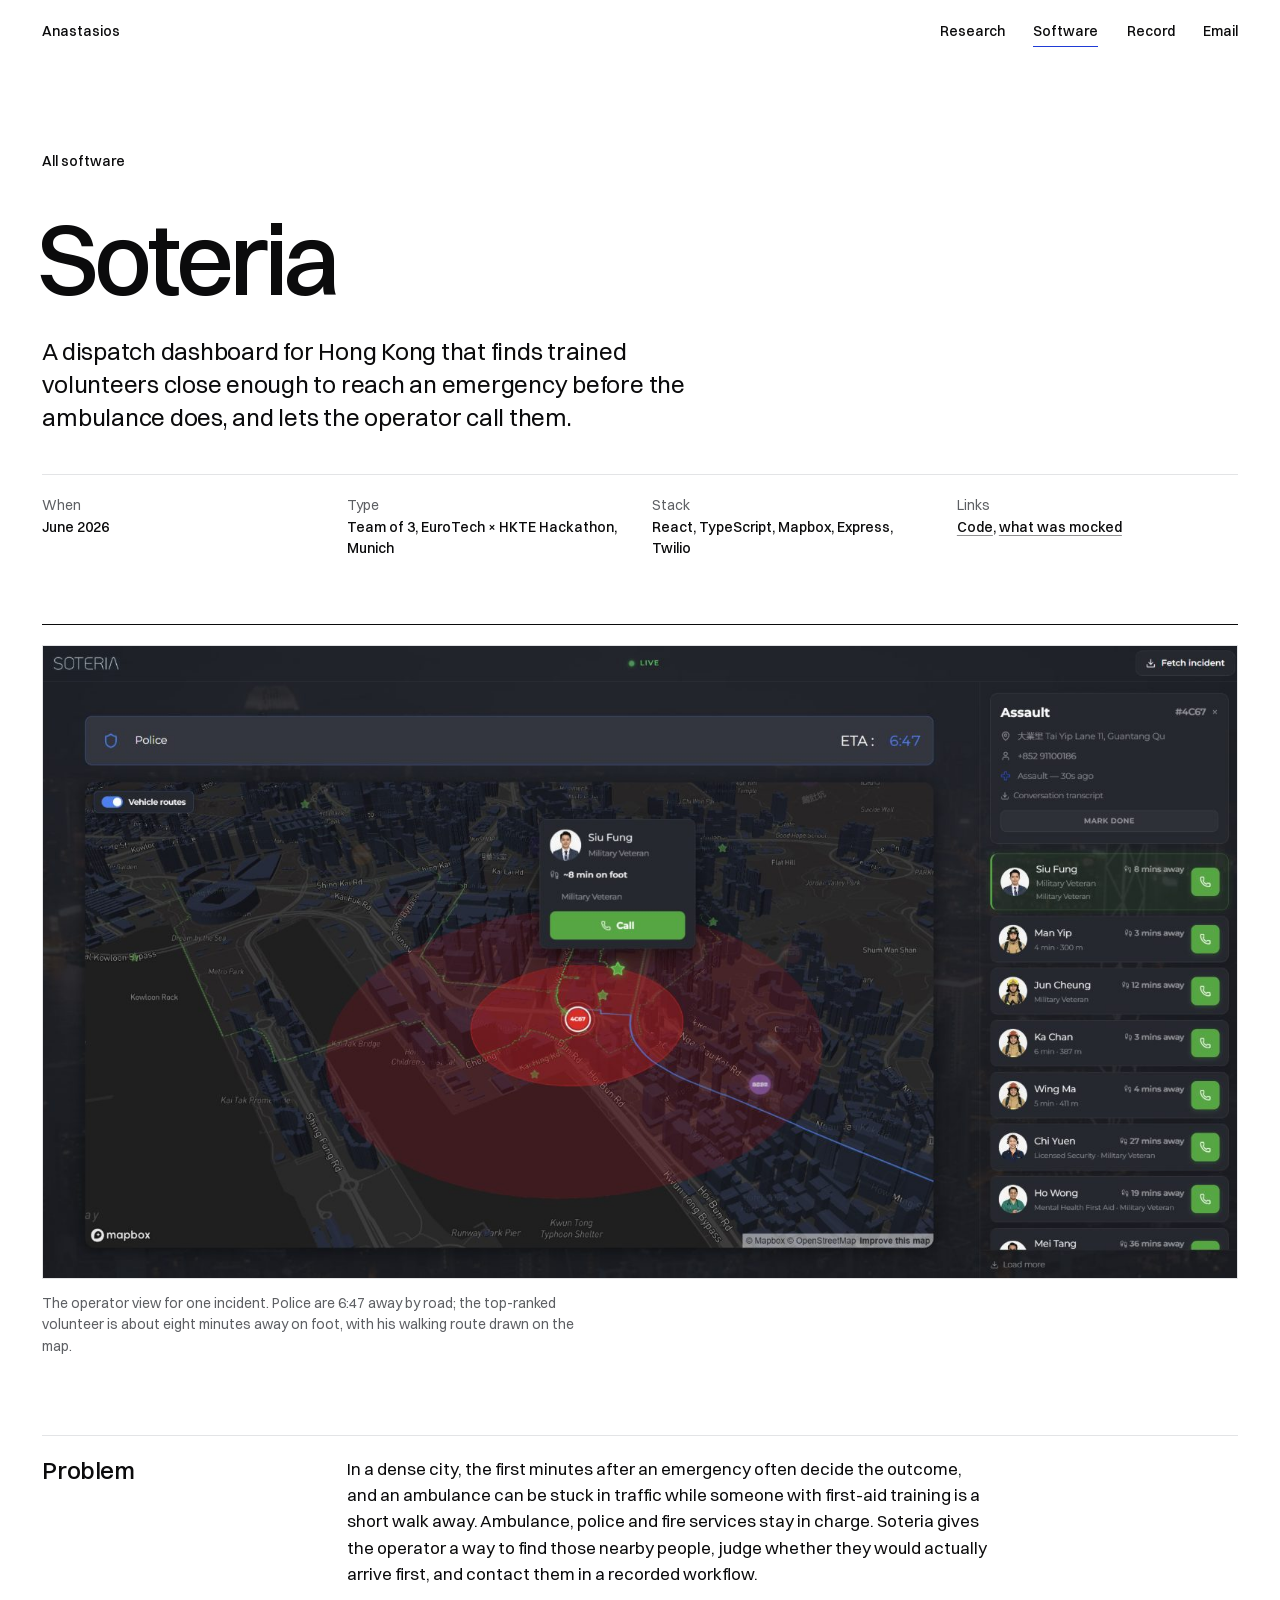
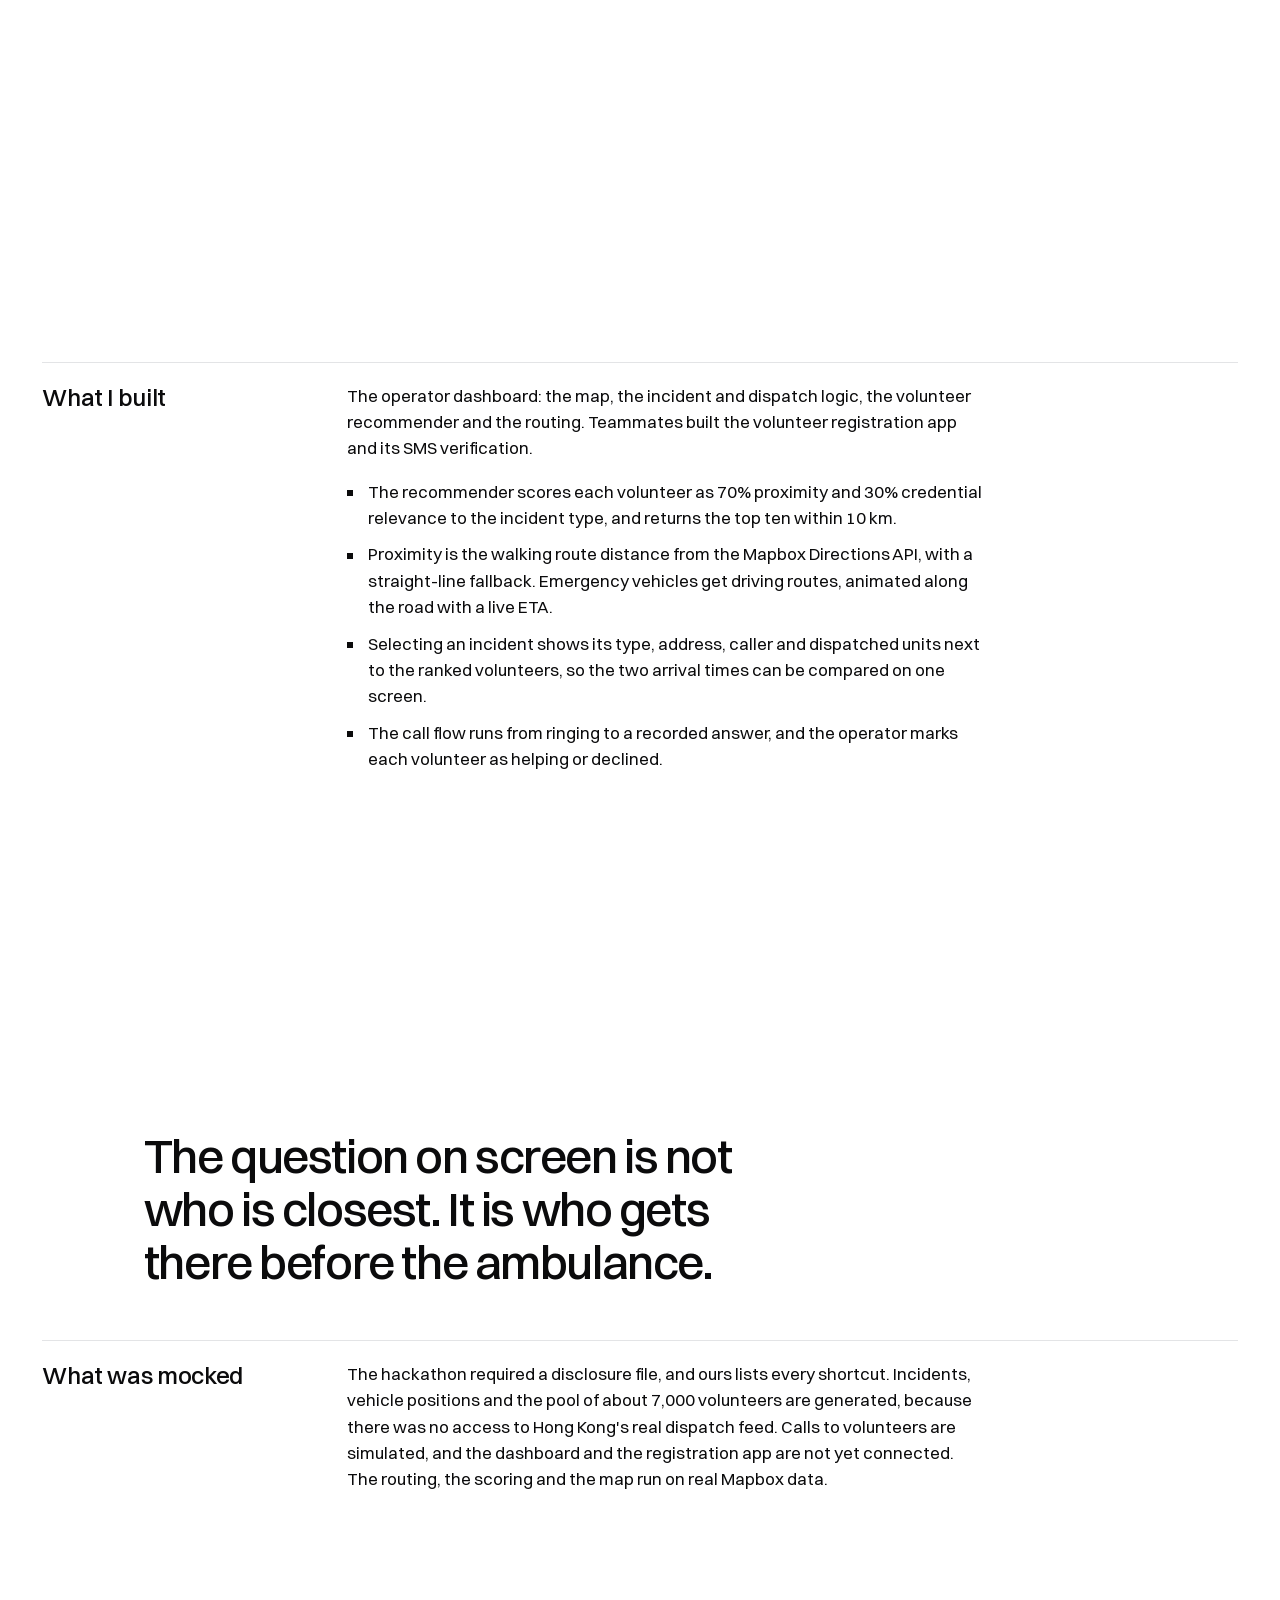
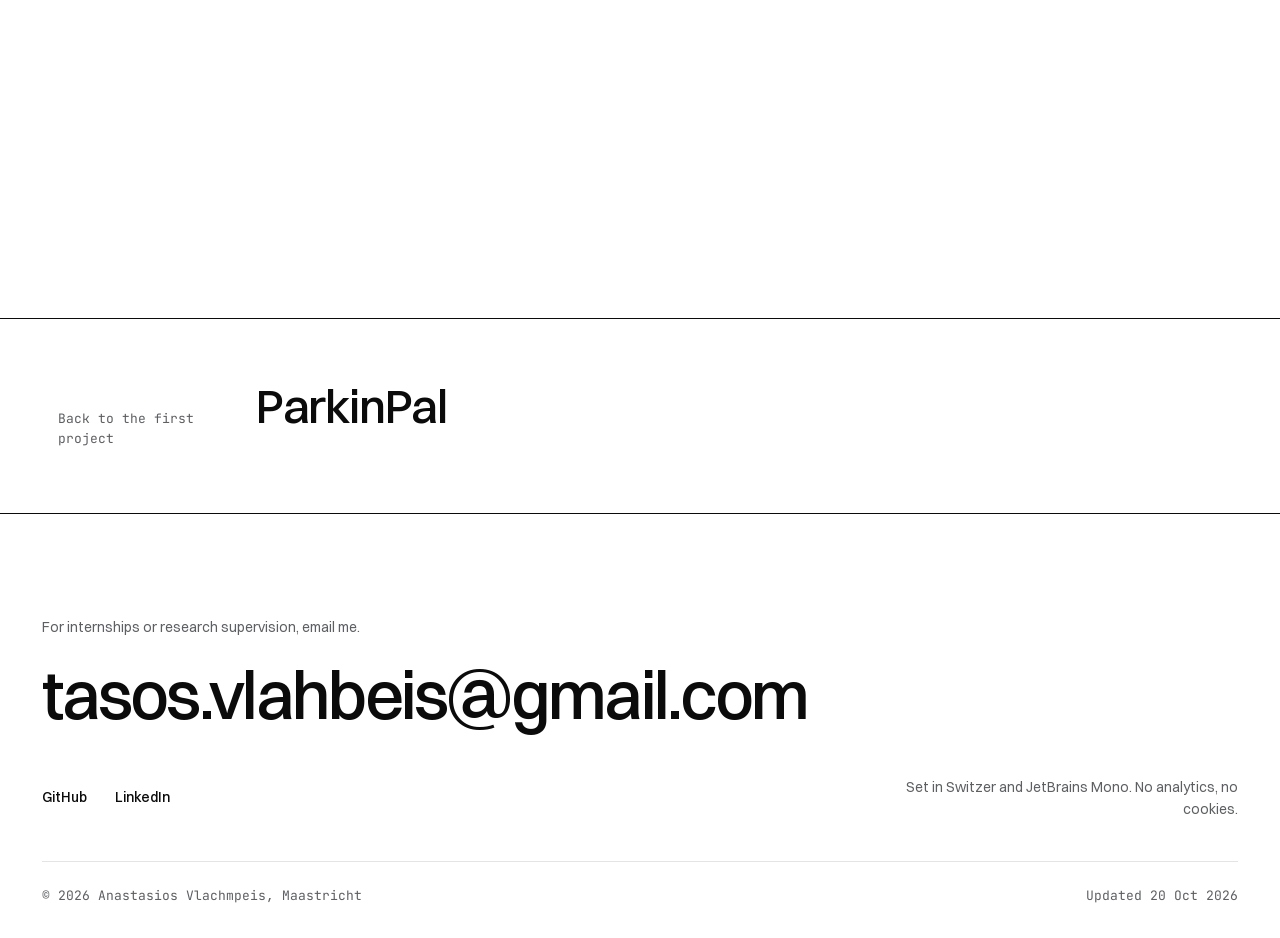
<file: software/soteria/index.html>
<!doctype html>
<html lang="en">
<head>
  <meta charset="utf-8">
  <meta name="viewport" content="width=device-width, initial-scale=1">
  <title>Soteria, volunteer dispatch for Hong Kong | Anastasios Vlachmpeis</title>
  <meta name="description" content="An operator dashboard that ranks nearby trained volunteers by walking route and credentials. 2nd in the Smart City track at the EuroTech x HKTE Hackathon, June 2026.">
  <link rel="canonical" href="https://anastasios-vlachmpeis.github.io/software/soteria/">
  <meta property="og:type" content="article">
  <meta property="og:url" content="https://anastasios-vlachmpeis.github.io/software/soteria/">
  <meta property="og:title" content="Soteria">
  <meta property="og:description" content="Community first-responder dispatch for Hong Kong. 2nd, Smart City track, EuroTech x HKTE Hackathon.">
  <meta property="og:image" content="https://anastasios-vlachmpeis.github.io/assets/img/soteria.jpg">
  <meta name="twitter:card" content="summary_large_image">
  <meta name="theme-color" content="#ffffff">
  <link rel="icon" href="/assets/favicon.svg" type="image/svg+xml">
  <link rel="apple-touch-icon" href="/assets/apple-touch-icon.png">
  <link rel="preload" href="/assets/fonts/switzer-500-normal.woff2" as="font" type="font/woff2" crossorigin>
  <link rel="stylesheet" href="/styles.css">
</head>
<body>
  <a class="skip" href="#main">Skip to content</a>

  <header class="site-header">
    <div class="wrap">
      <a class="mark" href="/" aria-label="Anastasios Vlachmpeis, home"><span class="mark__name">Anastasios</span></a>
      <nav class="nav" aria-label="Main">
        <ul>
          <li><a href="/#research">Research</a></li>
          <li><a href="/#software" aria-current="true">Software</a></li>
          <li><a href="/#record">Record</a></li>
          <li><a href="#contact">Email</a></li>
        </ul>
      </nav>
    </div>
  </header>

  <main id="main">
    <header class="case-head">
      <div class="wrap grid">
        <a class="back link-draw" href="/#software">All software</a>
        <h1 style="view-transition-name: t-soteria">Soteria</h1>
        <p class="summary">A dispatch dashboard for Hong Kong that finds trained volunteers close enough to reach an emergency before the ambulance does, and lets the operator call them.</p>
        <dl class="meta">
          <div><dt>When</dt><dd>June 2026</dd></div>
          <div><dt>Type</dt><dd>Team of 3, EuroTech &times; HKTE Hackathon, Munich</dd></div>
          <div><dt>Stack</dt><dd>React, TypeScript, Mapbox, Express, Twilio</dd></div>
          <div><dt>Links</dt><dd><a href="https://github.com/Anastasios-Vlachmpeis/Community-First-Responder-Dispatch-System">Code</a>, <a href="https://github.com/Anastasios-Vlachmpeis/Community-First-Responder-Dispatch-System/blob/main/HONESTY.md">what was mocked</a></dd></div>
        </dl>
      </div>
    </header>

    <section class="figure" aria-label="Screenshot">
      <div class="wrap">
        <figure>
          <img src="/assets/img/soteria.jpg" width="1600" height="847" alt="The Soteria operator dashboard at night: an assault incident in Kowloon on a 3D map, red rings marking the area, a police route and ETA of 6:47, and a ranked list of nearby volunteers on the right, each with walking time and a call button." fetchpriority="high">
          <figcaption>The operator view for one incident. Police are 6:47 away by road; the top-ranked volunteer is about eight minutes away on foot, with his walking route drawn on the map.</figcaption>
        </figure>
      </div>
    </section>

    <div class="case-body">
      <div class="wrap grid">

        <section aria-labelledby="p">
          <h2 id="p">Problem</h2>
          <p>In a dense city, the first minutes after an emergency often decide the outcome, and an ambulance can be stuck in traffic while someone with first-aid training is a short walk away. Ambulance, police and fire services stay in charge. Soteria gives the operator a way to find those nearby people, judge whether they would actually arrive first, and contact them in a recorded workflow.</p>
        </section>

        <section aria-labelledby="m">
          <h2 id="m">What I built</h2>
          <p>The operator dashboard: the map, the incident and dispatch logic, the volunteer recommender and the routing. Teammates built the volunteer registration app and its SMS verification.</p>
          <ul class="points">
            <li>The recommender scores each volunteer as 70% proximity and 30% credential relevance to the incident type, and returns the top ten within 10 km.</li>
            <li>Proximity is the walking route distance from the Mapbox Directions API, with a straight-line fallback. Emergency vehicles get driving routes, animated along the road with a live ETA.</li>
            <li>Selecting an incident shows its type, address, caller and dispatched units next to the ranked volunteers, so the two arrival times can be compared on one screen.</li>
            <li>The call flow runs from ringing to a recorded answer, and the operator marks each volunteer as helping or declined.</li>
          </ul>
        </section>

        <p class="pull">The question on screen is not who is closest. It is who gets there before the ambulance.</p>

        <section aria-labelledby="l">
          <h2 id="l">What was mocked</h2>
          <p>The hackathon required a disclosure file, and ours lists every shortcut. Incidents, vehicle positions and the pool of about 7,000 volunteers are generated, because there was no access to Hong Kong's real dispatch feed. Calls to volunteers are simulated, and the dashboard and the registration app are not yet connected. The routing, the scoring and the map run on real Mapbox data.</p>
        </section>
      </div>
    </div>

    <nav class="next" aria-label="Next project">
      <div class="wrap">
        <a class="sweep" href="/software/parkinpal/"><span class="mono muted">Back to the first project</span><strong>ParkinPal</strong></a>
      </div>
    </nav>
  </main>

  <footer class="site-footer" id="contact">
    <div class="wrap grid">
      <div class="contact">
        <p>For internships or research supervision, email me.</p>
        <a class="contact__mail sweep" href="mailto:tasos.vlahbeis@gmail.com">tasos.vlahbeis@gmail.com</a>
      </div>
      <ul class="footer__links">
        <li><a class="link-draw" href="https://github.com/Anastasios-Vlachmpeis">GitHub</a></li>
        <li><a class="link-draw" href="https://www.linkedin.com/in/anastasios-vlachmpeis/">LinkedIn</a></li>
      </ul>
      <p class="colophon">Set in Switzer and JetBrains Mono. No analytics, no cookies.</p>
      <div class="footer__base mono">
        <span>&copy; 2026 Anastasios Vlachmpeis, Maastricht</span>
        <span>Updated 20 Oct 2026</span>
      </div>
    </div>
  </footer>
</body>
</html>
</file>
<file: styles.css>
/* Tokens: see DESIGN.md */

@font-face { font-family: 'Switzer'; src: url('/assets/fonts/switzer-400-normal.woff2') format('woff2'); font-weight: 400; font-display: swap; }
@font-face { font-family: 'Switzer'; src: url('/assets/fonts/switzer-500-normal.woff2') format('woff2'); font-weight: 500; font-display: swap; }
@font-face { font-family: 'Switzer'; src: url('/assets/fonts/switzer-600-normal.woff2') format('woff2'); font-weight: 600; font-display: swap; }
@font-face { font-family: 'JetBrains Mono'; src: url('/assets/fonts/jetbrains-mono-400-normal.woff2') format('woff2'); font-weight: 400 500; font-display: swap; }

:root {
  --ground: #ffffff;
  --ink: #0b0b0c;
  --muted: #5d5f63;
  --line: #e3e4e6;
  --accent: #1f3bd6;
  --curtain: #0b0b0c;

  --f-sans: 'Switzer', ui-sans-serif, system-ui, -apple-system, 'Segoe UI', Roboto, sans-serif;
  --f-mono: 'JetBrains Mono', ui-monospace, 'Cascadia Code', Menlo, Consolas, monospace;

  --t-xl: clamp(2.75rem, 1.2rem + 6.4vw, 7.25rem);
  --t-l: clamp(1.75rem, 1.2rem + 2.2vw, 3rem);
  --t-m: clamp(1.25rem, 1.1rem + 0.6vw, 1.5rem);
  --t-body: 1.0625rem;
  --t-s: 0.875rem;
  --t-mono: 0.8125rem;

  --margin: clamp(16px, 3.3vw, 48px);
  --gutter: 24px;
  --max: 1440px;

  --ease: cubic-bezier(0.2, 0.7, 0, 1);
  --d-s: 180ms;
  --d-m: 420ms;

  /* Diagonal sweep: the fill grows from the lower-left corner to the upper-right. */
  --sweep-0: polygon(0 100%, 0 100%, 0 100%, 0 100%);
  --sweep-1: polygon(0 100%, 0 -100%, 200% -100%, 200% 100%);

  color-scheme: light;
}

@media (max-width: 720px) { :root { --gutter: 16px; } }

*, *::before, *::after { box-sizing: border-box; }
html { -webkit-text-size-adjust: 100%; text-size-adjust: 100%; }
body {
  margin: 0;
  background: var(--ground);
  color: var(--ink);
  font: 400 var(--t-body) / 1.55 var(--f-sans);
  font-kerning: normal;
  -webkit-font-smoothing: antialiased;
  text-rendering: optimizeLegibility;
}
img, svg, canvas { display: block; max-width: 100%; }
h1, h2, h3, p, ul, ol, dl, dd, figure { margin: 0; padding: 0; }
ul, ol { list-style: none; }
::selection { background: var(--accent); color: var(--ground); }

.mono { font-family: var(--f-mono); font-size: var(--t-mono); font-variant-numeric: tabular-nums; letter-spacing: 0; }
.muted { color: var(--muted); }
.visually-hidden { position: absolute; width: 1px; height: 1px; margin: -1px; overflow: hidden; clip: rect(0 0 0 0); white-space: nowrap; }

a { color: inherit; }
p a, dd a, li > a.inline, .prose a {
  text-decoration: underline;
  text-decoration-thickness: 1px;
  text-underline-offset: 0.18em;
  text-decoration-color: color-mix(in srgb, currentColor 45%, transparent);
  transition: text-decoration-color var(--d-s) var(--ease);
}
p a:hover, dd a:hover, .prose a:hover { text-decoration-color: currentColor; }
p a, dd a { padding-block: 4px; }

:focus-visible { outline: 2px solid var(--accent); outline-offset: 3px; }

.skip {
  position: absolute; left: var(--margin); top: 8px; z-index: 50;
  padding: 10px 14px; background: var(--ink); color: var(--ground);
  font-size: var(--t-s); text-decoration: none;
  translate: 0 -200%;
}
.skip:focus { translate: 0 0; }

.wrap { width: min(100% - 2 * var(--margin), var(--max)); margin-inline: auto; }
.grid { display: grid; grid-template-columns: repeat(12, minmax(0, 1fr)); column-gap: var(--gutter); }

/* ── Header ───────────────────────────────────────── */

.site-header { position: relative; z-index: 10; }
.site-header .wrap { display: flex; align-items: center; justify-content: space-between; gap: 16px; min-height: 64px; }
.mark { display: inline-flex; align-items: center; gap: 10px; text-decoration: none; font-weight: 500; font-size: var(--t-s); padding-block: 10px; }
.mark__name { position: relative; }
.mark__name::after { content: ''; position: absolute; left: 0; right: 0; bottom: -2px; height: 1px; background: currentColor; transform-origin: 0 50%; scale: 0 1; transition: scale var(--d-s) var(--ease); }
.mark:hover .mark__name::after, .mark:focus-visible .mark__name::after { scale: 1 1; }
.nav ul { display: flex; gap: clamp(14px, 2.2vw, 32px); }
.nav a, .link-draw {
  position: relative; display: inline-block; padding-block: 10px;
  font-size: var(--t-s); font-weight: 500; text-decoration: none;
}
.nav a::after, .link-draw::after {
  content: ''; position: absolute; left: 0; right: 0; bottom: 6px; height: 1px;
  background: currentColor; transform-origin: 0 50%; scale: 0 1;
  transition: scale var(--d-s) var(--ease);
}
.nav a:hover::after, .nav a:focus-visible::after, .nav a[aria-current]::after,
.link-draw:hover::after, .link-draw:focus-visible::after { scale: 1 1; }
.nav a[aria-current]::after { background: var(--accent); }
.nav a[aria-current]:hover::after { background: currentColor; height: 2px; }

/* ── Buttons and rows: the diagonal fill ───────────── */

.sweep { position: relative; isolation: isolate; }
.sweep::before {
  content: ''; position: absolute; inset: 0; z-index: -1;
  background: var(--curtain);
  clip-path: var(--sweep-0);
  transition: clip-path var(--d-m) var(--ease);
}
.sweep:hover::before, .sweep:focus-visible::before, .sweep[aria-pressed='true']::before { clip-path: var(--sweep-1); }
.sweep:hover, .sweep:focus-visible, .sweep[aria-pressed='true'] { color: var(--ground); }
.sweep, .sweep * { transition: color var(--d-m) var(--ease); }
.sweep:hover .muted, .sweep:focus-visible .muted { color: color-mix(in srgb, var(--ground) 72%, transparent); }

/* ── Hero ─────────────────────────────────────────── */

.hero { padding-block: clamp(24px, 4vw, 56px) clamp(56px, 8vw, 112px); }
.hero .grid { row-gap: 32px; align-items: start; }
.hero__text { grid-column: 1 / span 6; grid-row: 1; display: flex; flex-direction: column; gap: clamp(24px, 3vw, 40px); padding-top: clamp(8px, 2vw, 32px); }
.hero h1 {
  font-size: var(--t-xl); font-weight: 500; line-height: 0.92; letter-spacing: -0.045em;
  margin-left: -0.055em;
}
.hero h1 span { display: block; }
.hero__lede { font-size: var(--t-m); line-height: 1.38; letter-spacing: -0.01em; max-width: 30ch; }
.facts { grid-column: 1 / span 6; grid-row: 2; align-self: end; display: grid; grid-template-columns: repeat(2, minmax(0, 1fr)); gap: 18px var(--gutter); max-width: 34rem; border-top: 1px solid var(--line); padding-top: 18px; }
.facts dt { font-size: var(--t-s); color: var(--muted); }
.facts dd { font-size: var(--t-s); font-weight: 500; }

.plot { grid-column: 7 / span 6; grid-row: 1 / span 2; width: min(100%, calc(100svh - 300px)); min-width: 420px; justify-self: end; }
.plot__frame { position: relative; display: grid; grid-template-columns: 28px minmax(0, 1fr); grid-template-rows: minmax(0, 1fr) 22px; }
.plot__stage { position: relative; aspect-ratio: 1; background: var(--ground); outline: 1px solid var(--line); touch-action: pinch-zoom; cursor: crosshair; }
.plot__stage canvas { position: absolute; inset: 0; width: 100%; height: 100%; }
.plot__stage:focus-visible { outline: 2px solid var(--accent); outline-offset: 4px; }
.plot__static { position: absolute; inset: 0; width: 100%; height: 100%; image-rendering: auto; }
.js .plot__static { display: none; }
.plot__y, .plot__x { position: relative; color: var(--muted); }
.plot__y span, .plot__x span { position: absolute; font-family: var(--f-mono); font-size: 11px; font-variant-numeric: tabular-nums; }
.plot__y span { left: 0; translate: 0 50%; writing-mode: vertical-rl; rotate: 180deg; }
.plot__x { grid-column: 2; }
.plot__x span { top: 6px; translate: -50% 0; }
.plot__x span:first-child { translate: 0 0; }

.readout { margin-top: 16px; min-height: 2.9em; display: flex; flex-wrap: wrap; gap: 4px 18px; font-family: var(--f-mono); font-size: var(--t-mono); font-variant-numeric: tabular-nums; }
.readout b { font-weight: 400; color: var(--accent); }
.readout .muted { color: var(--muted); }

.controls { margin-top: 16px; display: flex; flex-wrap: wrap; align-items: center; justify-content: space-between; gap: 14px 24px; border-top: 1px solid var(--line); padding-top: 16px; }
.seg { display: inline-flex; border: 1px solid var(--ink); }
.seg button {
  appearance: none; border: 0; margin: 0; background: transparent; color: var(--ink);
  font: 500 var(--t-s) / 1 var(--f-sans); padding: 11px 14px; min-height: 40px; cursor: pointer;
}
.seg button + button { border-left: 1px solid var(--ink); }
.seg button::after { content: ''; position: absolute; left: 10px; right: 10px; bottom: 6px; height: 2px; background: var(--accent); transform-origin: 0 50%; scale: 0 1; transition: scale var(--d-s) var(--ease); }
.seg button:hover::after, .seg button:focus-visible::after { scale: 1 1; }
.seg button:active { scale: 0.98; }
.eps { display: flex; align-items: center; gap: 12px; font-size: var(--t-s); }
.eps output { font-family: var(--f-mono); font-size: var(--t-mono); min-width: 3.6ch; text-align: right; font-variant-numeric: tabular-nums; }
.eps input[type='range'] { width: 148px; accent-color: var(--ink); height: 32px; cursor: pointer; }
.plot__caption { margin-top: 14px; font-size: var(--t-s); color: var(--muted); max-width: 58ch; }

/* ── Sections ─────────────────────────────────────── */

.section { padding-block: clamp(72px, 10vw, 144px); border-top: 1px solid var(--line); }
.section h2 { font-size: var(--t-l); font-weight: 500; line-height: 1; letter-spacing: -0.03em; margin-left: -0.04em; }

.prose p { max-width: 62ch; }

.work__head { display: flex; justify-content: space-between; align-items: end; gap: 24px; margin-bottom: clamp(32px, 4vw, 56px); }
.work__head p { max-width: 40ch; font-size: var(--t-s); color: var(--muted); }
.work-list { border-top: 1px solid var(--ink); }
.work-list li { border-bottom: 1px solid var(--line); }
.row {
  display: grid; grid-template-columns: repeat(12, minmax(0, 1fr)); column-gap: var(--gutter);
  align-items: baseline; padding: clamp(20px, 2.4vw, 32px) 16px;
  text-decoration: none;
}
.row__year { grid-column: 1 / span 1; }
.row__title { grid-column: 2 / span 4; font-size: var(--t-m); font-weight: 500; letter-spacing: -0.015em; line-height: 1.2; }
.row__desc { grid-column: 6 / span 4; font-size: var(--t-s); }
.row__result { grid-column: 10 / span 3; text-align: right; }
.row--static .row__result { color: var(--muted); }
.row__ext { font-size: 11px; letter-spacing: 0.02em; margin-left: 6px; vertical-align: 0.2em; }
.work-group { font-size: var(--t-s); font-weight: 500; color: var(--muted); margin: clamp(32px, 4vw, 56px) 0 12px; }
.work__head + .work-group { margin-top: 0; }
.row__arrow { display: inline-block; margin-left: 6px; transition: translate var(--d-m) var(--ease); }
.row:hover .row__arrow, .row:focus-visible .row__arrow { translate: 4px -4px; }

.record .grid { row-gap: 32px; }
.record h2 { grid-column: 1 / span 4; }
.record__groups { grid-column: 5 / span 8; display: grid; gap: clamp(32px, 4vw, 48px); }
.record__group h3 { font-size: var(--t-m); font-weight: 500; letter-spacing: -0.015em; margin-bottom: 14px; }
.record__group .record__list { border-bottom: 1px solid var(--line); }
.record__list li { display: grid; grid-template-columns: 11.5rem minmax(0, 1fr); gap: 4px var(--gutter); border-top: 1px solid var(--line); padding: 16px 0; }
.record__list .what { font-weight: 500; }
.record__list .detail { grid-column: 2; color: var(--muted); font-size: var(--t-s); }
.record__list .date { padding-top: 3px; color: var(--muted); }

/* ── Footer ───────────────────────────────────────── */

.site-footer { border-top: 1px solid var(--ink); padding-block: clamp(56px, 8vw, 112px) 32px; }
.site-footer .grid { row-gap: 40px; }
.contact { grid-column: 1 / -1; }
.contact p { font-size: var(--t-s); color: var(--muted); margin-bottom: 16px; }
.contact__mail {
  display: inline-block; font-size: clamp(1.6rem, 0.7rem + 4.4vw, 5.25rem); font-weight: 500;
  letter-spacing: -0.04em; line-height: 1.05; text-decoration: none; margin-left: -0.04em;
  overflow-wrap: anywhere; padding: 6px 10px; margin-inline: -10px;
}
.footer__links { grid-column: 1 / span 6; display: flex; flex-wrap: wrap; gap: 4px 28px; }
.colophon { grid-column: 7 / span 6; font-size: var(--t-s); color: var(--muted); max-width: 48ch; justify-self: end; text-align: right; }
.footer__base { grid-column: 1 / -1; display: flex; justify-content: space-between; gap: 16px; padding-top: 24px; border-top: 1px solid var(--line); color: var(--muted); }

/* ── Case pages ───────────────────────────────────── */

.case-head { padding-block: clamp(32px, 6vw, 88px) clamp(40px, 5vw, 72px); }
.case-head .grid { row-gap: 28px; }
.back { grid-column: 1 / -1; justify-self: start; }
.case-head h1 { grid-column: 1 / span 10; font-size: var(--t-xl); font-weight: 500; line-height: 0.95; letter-spacing: -0.045em; margin-left: -0.055em; text-wrap: balance; }
.case-head .summary { grid-column: 1 / span 7; font-size: var(--t-m); line-height: 1.38; letter-spacing: -0.01em; }
.meta { grid-column: 1 / -1; display: grid; grid-template-columns: repeat(4, minmax(0, 1fr)); gap: 20px var(--gutter); border-top: 1px solid var(--line); padding-top: 20px; margin-top: 12px; }
.meta dt { font-size: var(--t-s); color: var(--muted); }
.meta dd { font-size: var(--t-s); font-weight: 500; }
.meta dd a { font-weight: 500; }

.figure { padding-bottom: clamp(48px, 6vw, 96px); }
.figure figure { border-top: 1px solid var(--ink); padding-top: 20px; }
.figure img { width: 100%; height: auto; border: 1px solid var(--line); }
.media-link { display: block; position: relative; overflow: hidden; text-decoration: none; }
.media-link img { transition: scale 600ms var(--ease); }
.media-link:hover img, .media-link:focus-visible img { scale: 1.015; }
.media-link__label {
  position: absolute; left: 0; bottom: 0; padding: 12px 16px; background: var(--ink); color: var(--ground);
  font-size: var(--t-s); font-weight: 500;
}
.media-link__label::after { content: ' \2197'; display: inline-block; margin-left: 4px; transition: translate var(--d-m) var(--ease); }
.media-link:hover .media-link__label::after, .media-link:focus-visible .media-link__label::after { translate: 4px -4px; }
.figure figcaption { margin-top: 14px; font-size: var(--t-s); color: var(--muted); max-width: 70ch; }
/* Dot plot: HTML rows so labels stay readable at any width. Position = (v - min) / (max - min). */
.dotplot li { display: grid; grid-template-columns: minmax(8rem, 15rem) minmax(0, 1fr) 4.5rem; gap: 16px; align-items: center; min-height: 44px; }
.dp-lbl { font-size: var(--t-s); font-weight: 500; }
.dp-val { text-align: right; }
.dp-track {
  position: relative; height: 44px;
  background: repeating-linear-gradient(to right, var(--line) 0 1px, transparent 1px calc(100% / var(--n))) left / calc(100% + 1px) 100% no-repeat;
}
.dp-ci, .dp-dot, .dp-axis .dp-track span { position: absolute; top: 50%; }
.dp-zero { position: absolute; top: 0; bottom: 0; width: 1px; background: var(--ink); left: calc((var(--v) - var(--min)) / (var(--max) - var(--min)) * 100%); }
.dp-ci {
  left: calc((var(--lo) - var(--min)) / (var(--max) - var(--min)) * 100%);
  width: calc((var(--hi) - var(--lo)) / (var(--max) - var(--min)) * 100%);
  height: 2px; translate: 0 -50%; background: var(--accent); border-radius: 1px;
}
.dp-dot {
  left: calc((var(--v) - var(--min)) / (var(--max) - var(--min)) * 100%);
  width: 12px; height: 12px; translate: -50% -50%; border-radius: 50%;
  background: var(--accent); box-shadow: 0 0 0 2px var(--ground);
  transition: scale var(--d-s) var(--ease);
}
.dotplot li.is-ref .dp-ci, .dotplot li.is-ref .dp-dot { background: var(--muted); }
.dotplot li:not(.dp-axis):hover .dp-dot { scale: 1.35; }
.dotplot li:not(.dp-axis):hover .dp-lbl, .dotplot li:not(.dp-axis):hover .dp-val { color: var(--accent); }
.dp-axis { min-height: 24px !important; }
.dp-axis .dp-track { height: 24px; background: none; border-top: 1px solid var(--line); }
.dp-axis .dp-track span {
  left: calc((var(--v) - var(--min)) / (var(--max) - var(--min)) * 100%);
  translate: -50% -30%; font-family: var(--f-mono); font-size: 12px; color: var(--muted); font-variant-numeric: tabular-nums;
}
.dp-axis .dp-track span:first-child { translate: 0 -30%; }
.dp-axis .dp-track span:last-child { translate: -100% -30%; }
@media (max-width: 720px) {
  .dotplot li { grid-template-columns: minmax(0, 1fr) auto; gap: 0 12px; }
  .dp-lbl { grid-row: 1; padding-top: 12px; }
  .dp-val { grid-row: 1; padding-top: 12px; }
  .dp-track { grid-column: 1 / -1; grid-row: 2; height: 32px; }
  .dp-dot { width: 7px; height: 7px; box-shadow: 0 0 0 1.5px var(--ground); }
  .dp-ci { height: 2px; }
  .dp-axis { display: block !important; }
  .dp-axis > span:not(.dp-track) { display: none; }
}
.legend { display: flex; flex-wrap: wrap; gap: 6px 20px; margin-bottom: 14px; font-size: var(--t-s); color: var(--muted); }
.legend span::before { content: ''; display: inline-block; width: 10px; height: 10px; border-radius: 50%; margin-right: 8px; vertical-align: -1px; background: var(--k, var(--accent)); }
.charts-2 { display: grid; grid-template-columns: repeat(2, minmax(0, 1fr)); gap: 24px var(--gutter); }
.chart-title { font-size: var(--t-s); font-weight: 500; margin-bottom: 8px; }
details.table { margin-top: 18px; font-size: var(--t-s); }
details.table summary { cursor: pointer; color: var(--muted); padding-block: 8px; width: max-content; }
details.table summary:hover { color: var(--ink); }
details.table table { border-collapse: collapse; margin-top: 8px; font-family: var(--f-mono); font-size: var(--t-mono); font-variant-numeric: tabular-nums; }
details.table th, details.table td { text-align: left; padding: 6px 24px 6px 0; border-bottom: 1px solid var(--line); font-weight: 400; }
details.table th { color: var(--muted); }

.case-body { padding-bottom: clamp(64px, 8vw, 128px); }
.case-body .grid { row-gap: clamp(36px, 4vw, 56px); }
/* Sections: the heading holds the left column while its text scrolls past. */
.case-body section { grid-column: 1 / -1; display: grid; grid-template-columns: repeat(12, minmax(0, 1fr)); column-gap: var(--gutter); row-gap: 1em; align-items: start; border-top: 1px solid var(--line); padding-top: 20px; }
.case-body section > * { grid-column: 4 / span 7; }
.case-body section > h2 { grid-column: 1 / span 3; grid-row: 1 / span 20; position: sticky; top: 24px; }
.case-body h2 { font-size: var(--t-m); font-weight: 500; letter-spacing: -0.015em; line-height: 1.2; }
.stats { grid-column: 1 / -1; display: grid; grid-template-columns: repeat(5, minmax(0, 1fr)); column-gap: var(--gutter); border-top: 1px solid var(--ink); border-bottom: 1px solid var(--ink); padding-block: 24px; }
.stats div { display: grid; gap: 6px; }
.stats dt { font-size: var(--t-s); color: var(--muted); }
.stats dd { font-size: var(--t-l); font-weight: 500; letter-spacing: -0.03em; line-height: 1; font-variant-numeric: tabular-nums; }
.stats__note { grid-column: 1 / -1; margin-top: -24px; font-size: var(--t-s); color: var(--muted); }
.case-body p, .case-body li { max-width: 64ch; }
.case-body ul.points { display: grid; gap: 0.6em; }
.case-body ul.points li { padding-left: 1.2em; position: relative; }
.case-body ul.points li::before { content: ''; position: absolute; left: 0; top: 0.68em; width: 6px; height: 6px; background: var(--ink); }
.pull { grid-column: 2 / span 9; font-size: var(--t-l); line-height: 1.12; letter-spacing: -0.03em; font-weight: 500; text-wrap: balance; }
.pull .mono { font-size: 0.5em; letter-spacing: 0; vertical-align: 0.25em; color: var(--muted); }

.next { border-top: 1px solid var(--ink); }
.next a { display: grid; grid-template-columns: repeat(12, minmax(0, 1fr)); column-gap: var(--gutter); align-items: baseline; padding: clamp(32px, 5vw, 72px) 16px; text-decoration: none; }
.next .mono { grid-column: 1 / span 2; }
.next strong { grid-column: 3 / span 10; font-size: var(--t-l); font-weight: 500; letter-spacing: -0.03em; line-height: 1; }

/* ── 404 ──────────────────────────────────────────── */

.lost { padding-block: clamp(32px, 6vw, 96px) clamp(72px, 10vw, 144px); }
.lost .grid { row-gap: 32px; align-items: center; }
.lost__plot { grid-column: 7 / span 6; aspect-ratio: 1; width: min(100%, calc(100svh - 300px)); justify-self: end; outline: 1px solid var(--line); position: relative; }
.lost__plot svg { width: 100%; height: 100%; }
.lost__text { grid-column: 1 / span 5; grid-row: 1; display: grid; gap: 24px; }
.lost h1 { font-size: var(--t-xl); font-weight: 500; line-height: 0.92; letter-spacing: -0.045em; margin-left: -0.055em; }
.lost p { font-size: var(--t-m); line-height: 1.38; max-width: 28ch; }
.btn { display: inline-flex; align-items: center; justify-self: start; gap: 10px; border: 1px solid var(--ink); padding: 14px 18px; font-weight: 500; font-size: var(--t-s); text-decoration: none; }

/* ── Page transition: the next page arrives along the diagonal ── */

@view-transition { navigation: auto; }
::view-transition-old(root) { animation: none; }
::view-transition-new(root) { animation: vt-in 550ms var(--ease) both; }
@keyframes vt-in { from { clip-path: var(--sweep-0); } to { clip-path: var(--sweep-1); } }

/* ── Responsive ───────────────────────────────────── */

@media (max-width: 1080px) {
  .hero__text { grid-column: 1 / -1; }
  .facts { grid-column: 1 / -1; grid-row: 3; }
  .plot { grid-column: 1 / -1; grid-row: 2; width: 100%; min-width: 0; max-width: 640px; justify-self: start; }
  .record h2 { grid-column: 1 / -1; }
  .record__groups { grid-column: 1 / -1; }
  .row__title { grid-column: 2 / span 5; }
  .row__desc { grid-column: 7 / span 6; }
  .row__result { grid-column: 2 / -1; text-align: left; margin-top: 8px; }
  .case-body section > * { grid-column: 5 / -1; }
  .case-body section > h2 { grid-column: 1 / span 4; }
  .pull { grid-column: 1 / -1; }
  .lost__plot { grid-column: 7 / span 6; }
  .lost__text { grid-column: 1 / span 6; }
}

@media (max-width: 720px) {
  .site-header .wrap { min-height: 56px; }
  .nav ul { gap: 12px; }
  .hero__lede { font-size: 1.25rem; }
  .facts { grid-row: 3; align-self: start; }
  .hero { padding-top: 12px; }
  .hero h1 { font-size: clamp(2.6rem, 13.2vw, 4rem); }
  .facts { grid-template-columns: 1fr 1fr; }
  .plot__frame { grid-template-columns: 22px minmax(0, 1fr); }
  .controls { flex-direction: column; align-items: stretch; }
  .seg { width: 100%; }
  .seg button { flex: 1; padding-inline: 8px; }
  .eps { justify-content: space-between; }
  .eps input[type='range'] { flex: 1; width: auto; }
  .work__head { flex-direction: column; align-items: start; }
  .row { grid-template-columns: 1fr; row-gap: 6px; padding: 22px 12px; }
  .next a { padding-inline: 12px; }
  .row > * { grid-column: 1 / -1 !important; text-align: left; margin: 0; }
  .row__year { order: -1; }
  .record__list li { grid-template-columns: 1fr; }
  .record__list .detail { grid-column: 1; }
  .footer__links, .colophon { grid-column: 1 / -1; justify-self: start; text-align: left; }
  .footer__links a { padding-block: 10px; }
  .footer__base { flex-direction: column; }
  .case-head h1 { grid-column: 1 / -1; font-size: clamp(2.4rem, 11vw, 3.6rem); }
  .case-head .summary { grid-column: 1 / -1; }
  .meta { grid-template-columns: 1fr 1fr; }
  .case-body section > *, .case-body section > h2 { grid-column: 1 / -1; grid-row: auto; position: static; }
  .stats { grid-template-columns: 1fr 1fr; row-gap: 20px; }
  .stats__note { margin-top: -16px; }
  .charts-2 { grid-template-columns: 1fr; }
  .next .mono, .next strong { grid-column: 1 / -1; }
  .next strong { margin-top: 8px; }
  .lost__plot, .lost__text { grid-column: 1 / -1; grid-row: auto; }
  .lost__plot { width: 100%; justify-self: stretch; }
}

@media (prefers-reduced-motion: reduce) {
  *, *::before, *::after { transition-duration: 0.01ms !important; animation-duration: 0.01ms !important; }
  @view-transition { navigation: none; }
}
</file>
